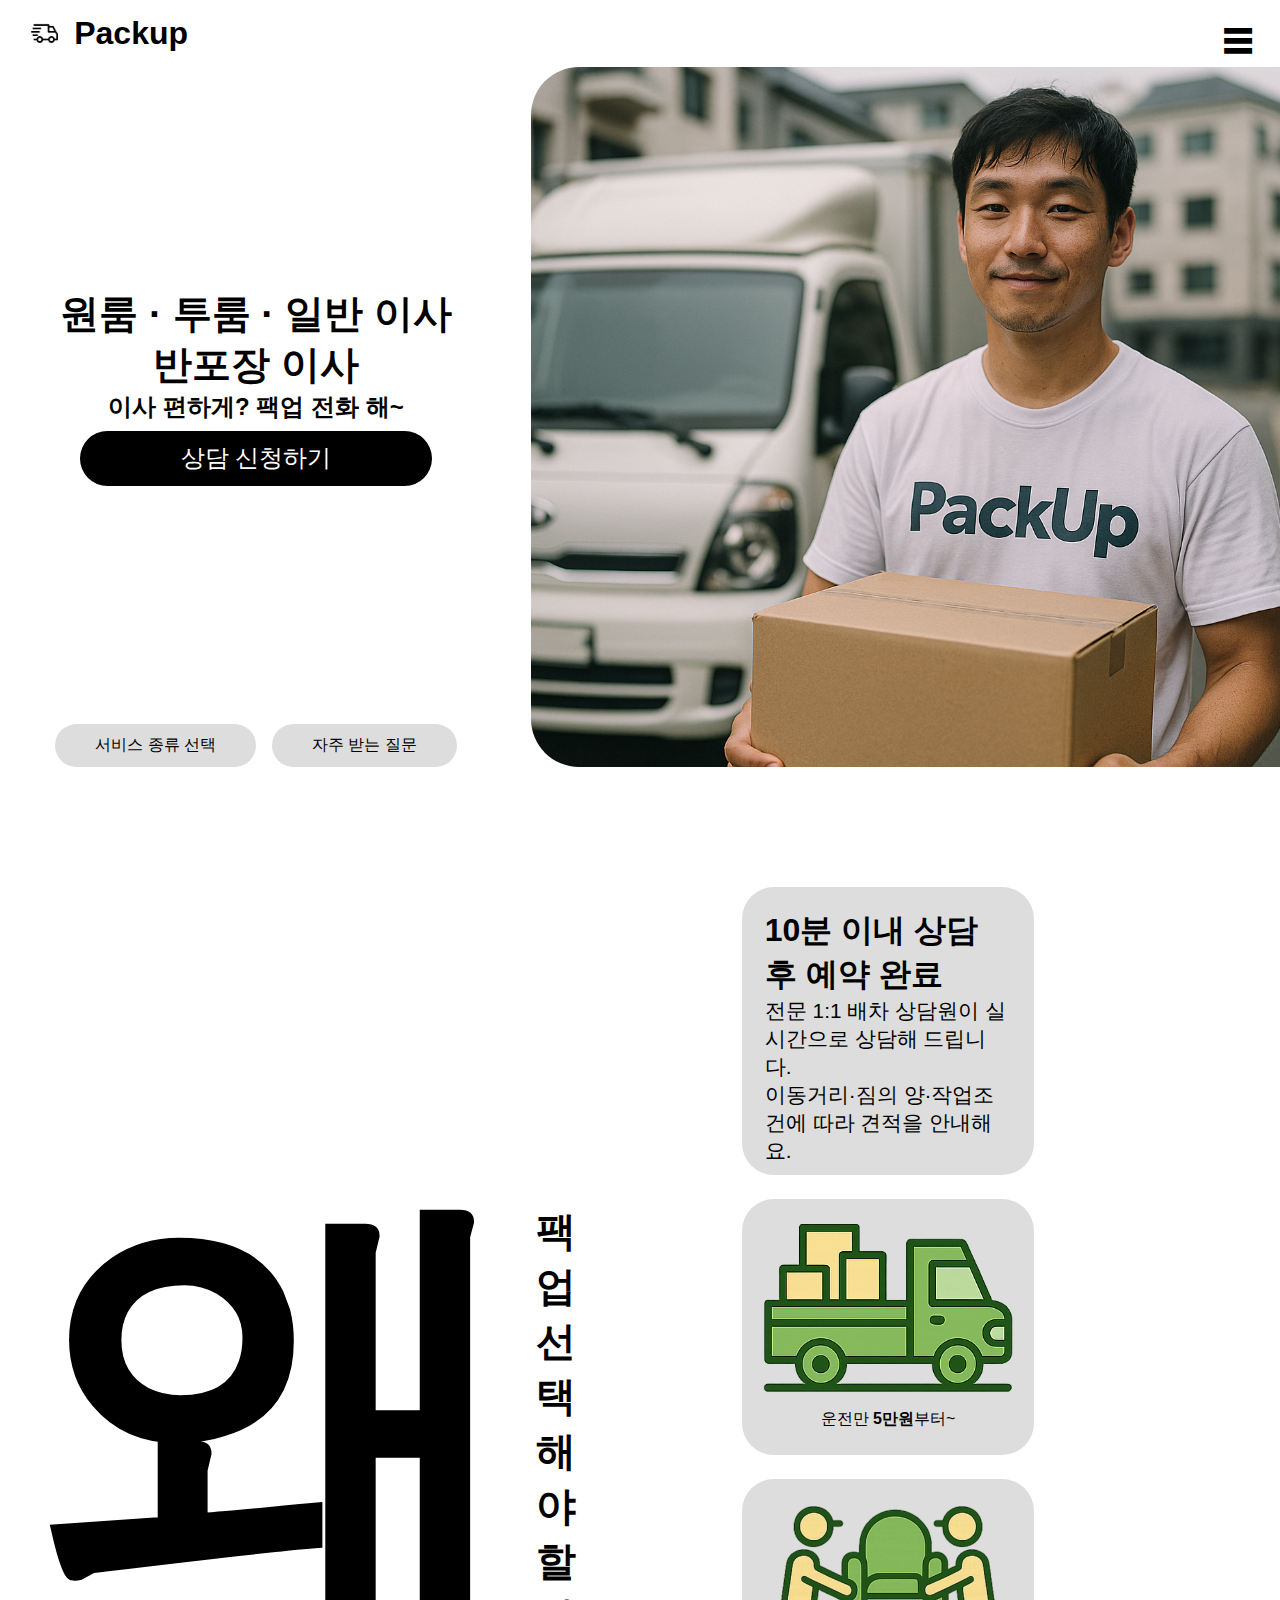
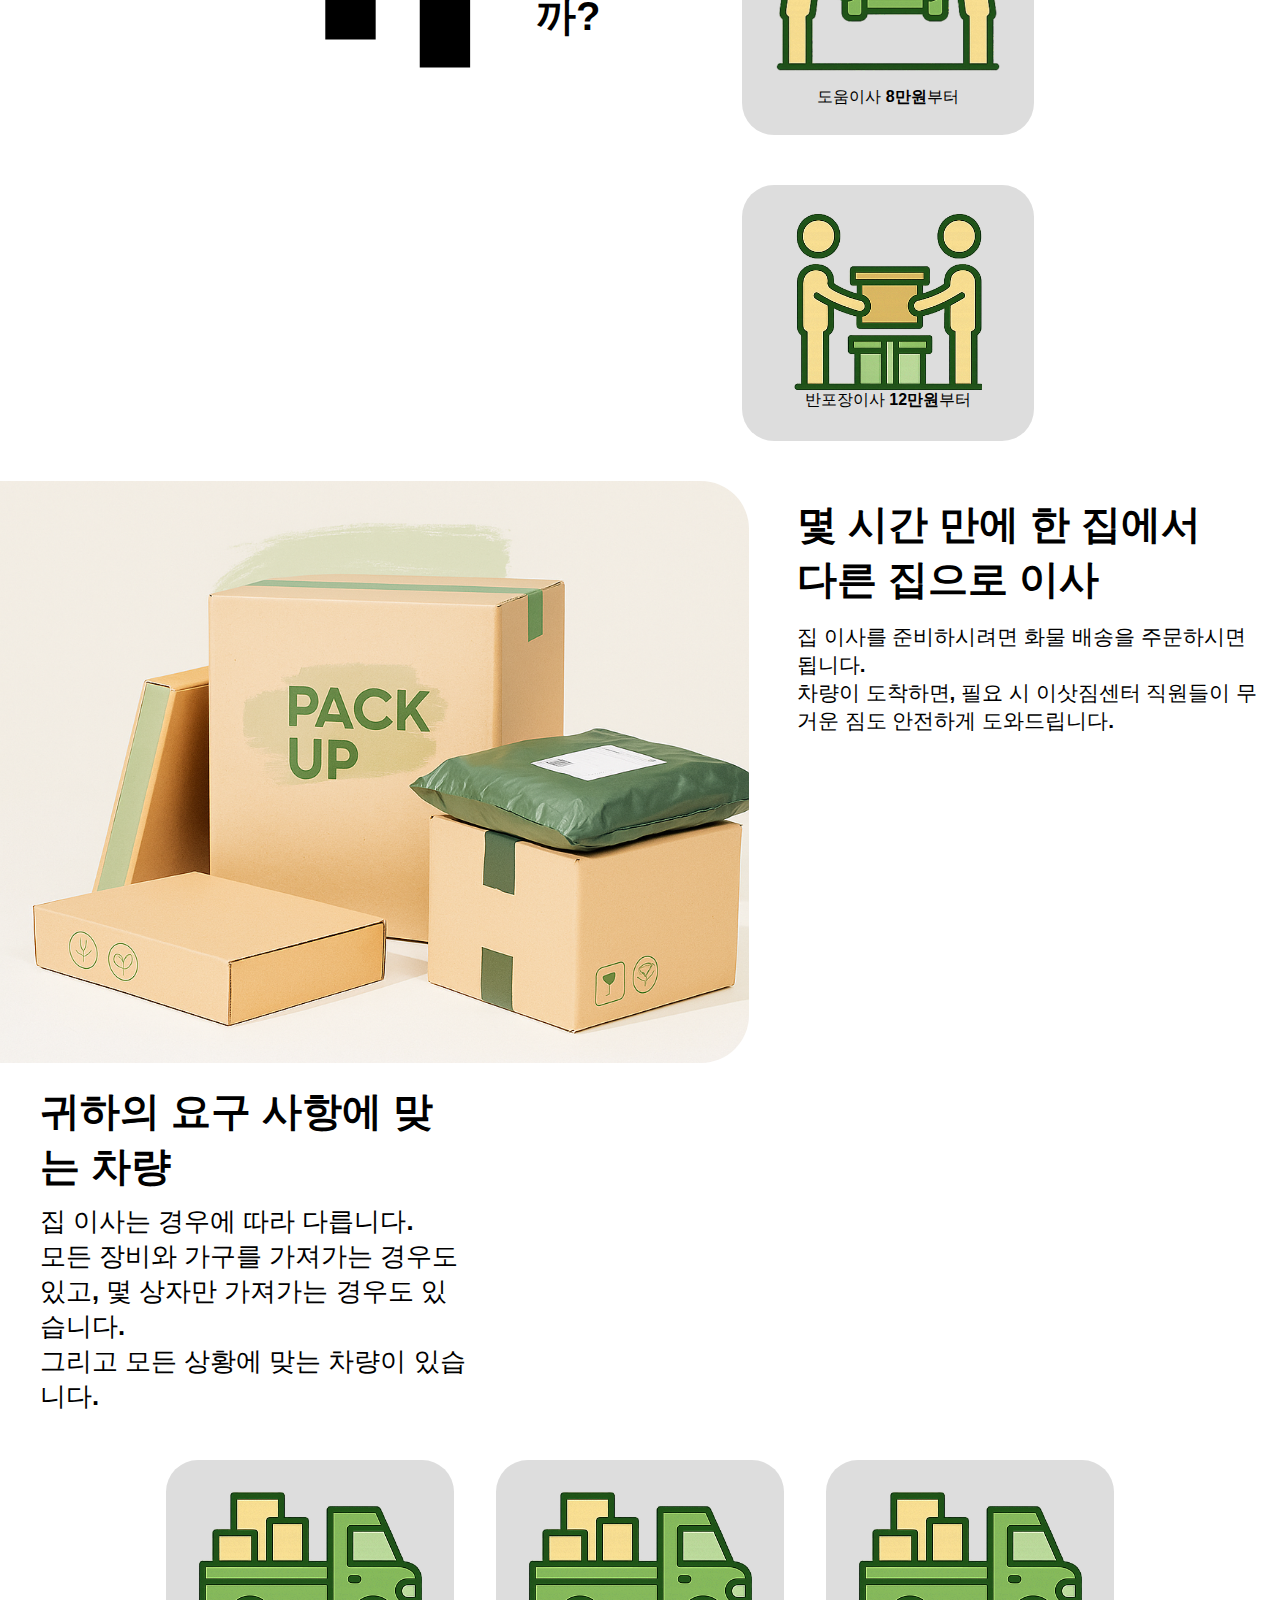
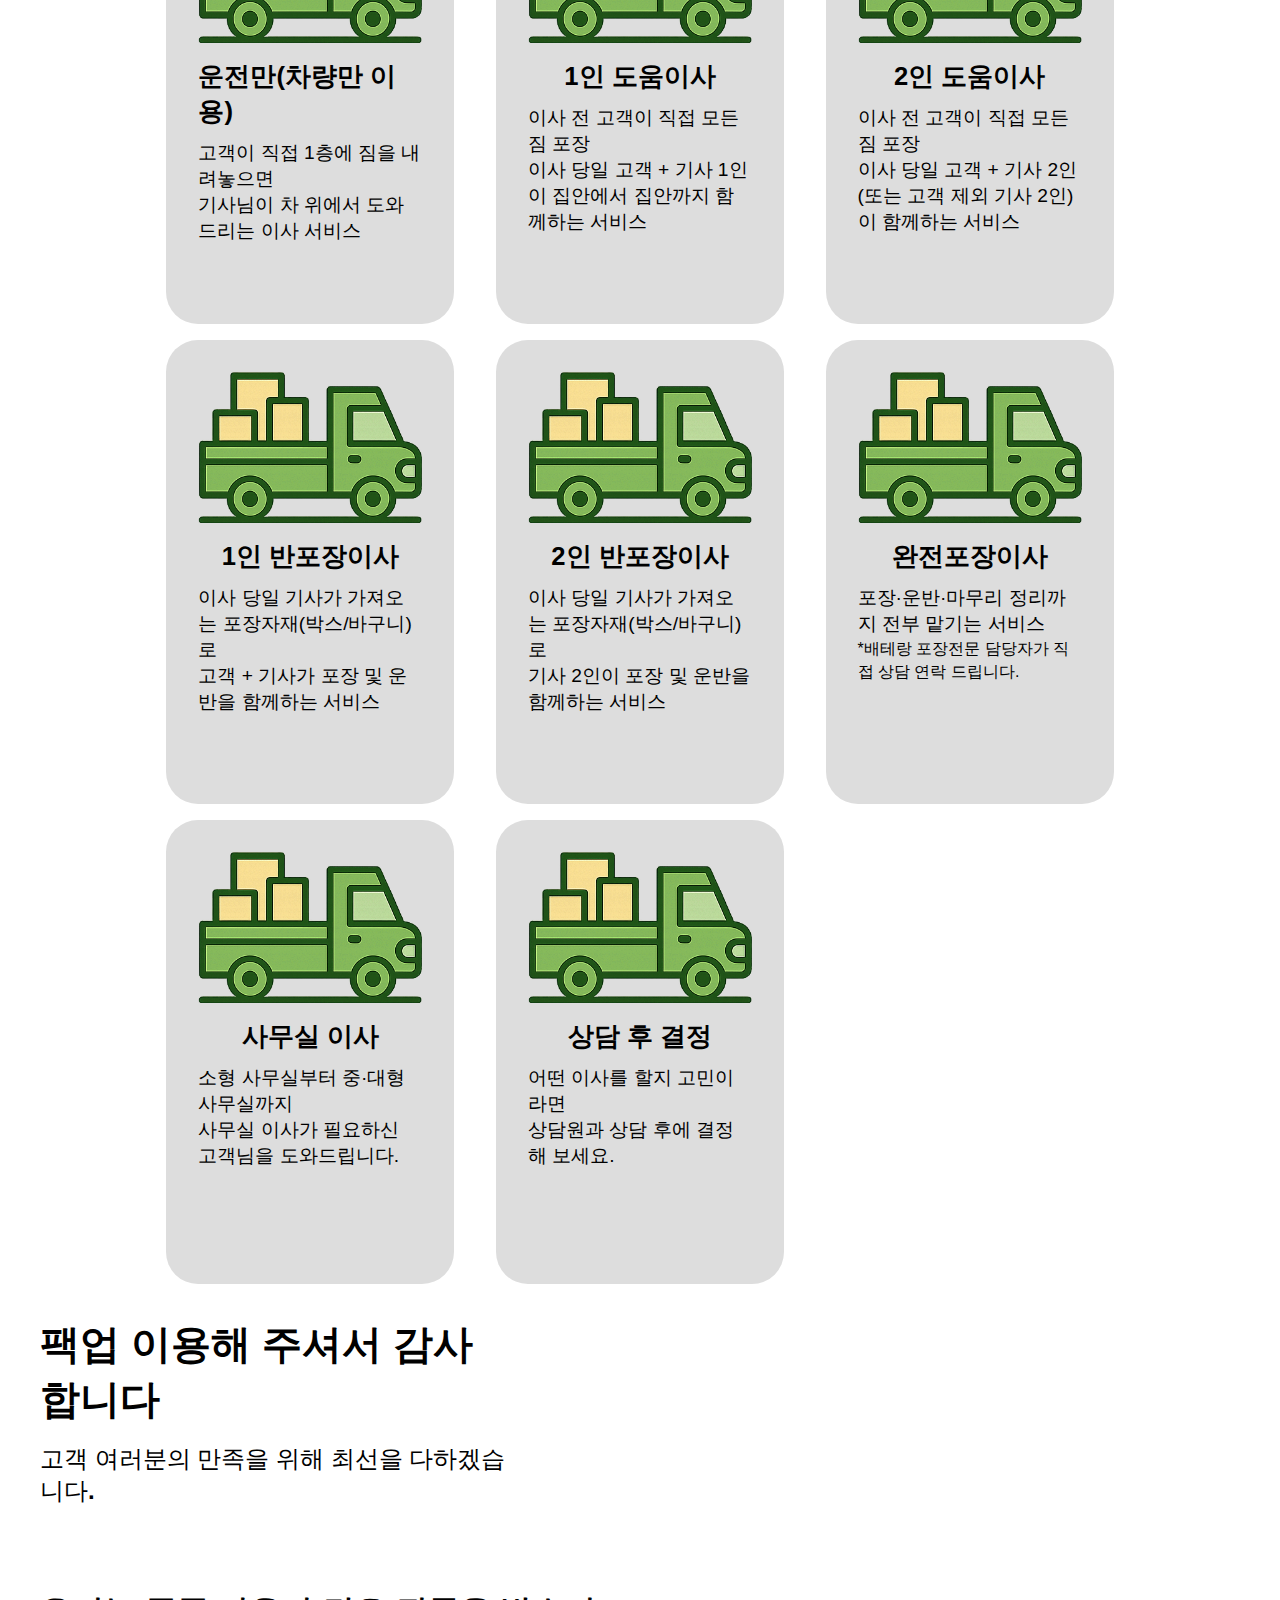
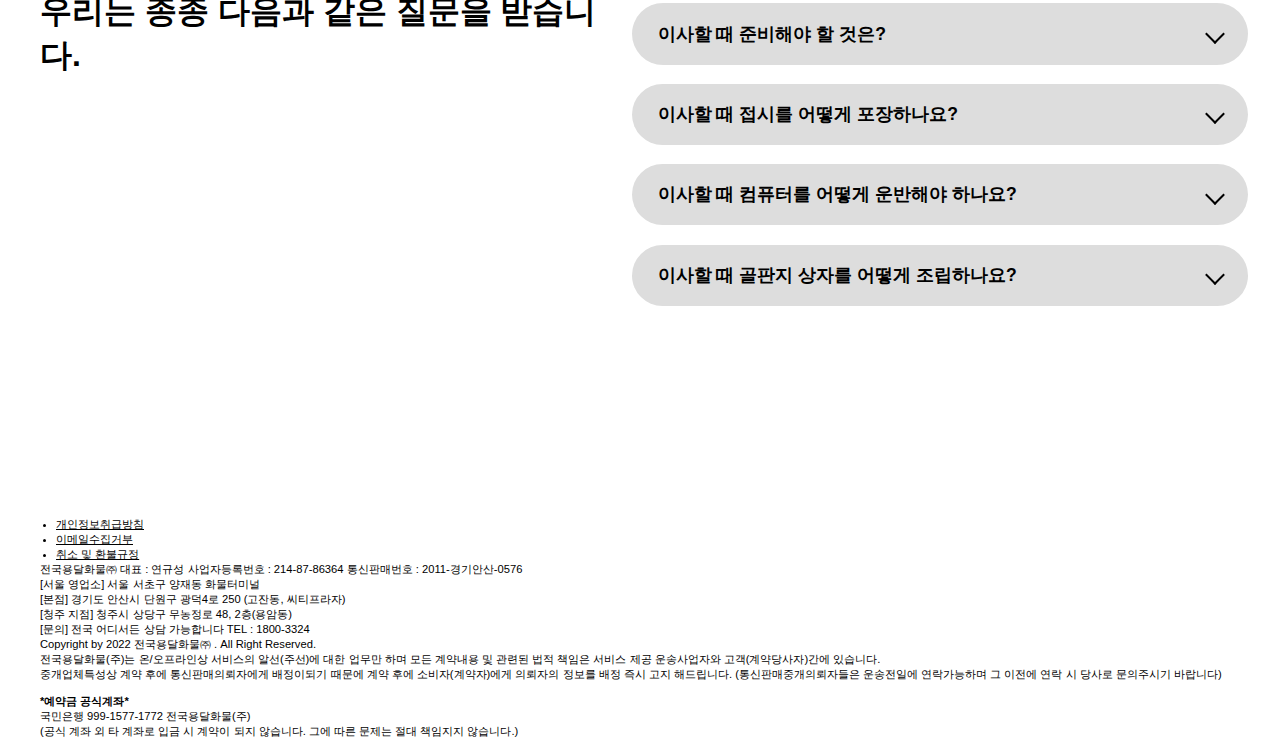
<file: pack up/html/index.html>
<!doctype html>
<html lang="ko">
<head>
  <meta charset="UTF-8" />
  <meta name="viewport" content="width=device-width, initial-scale=1.0" />
  <title>Packup - 광주 원룸·투룸 이사</title>

  <link rel="stylesheet" href="../css/style.css" />

</head>

<body>

    <!--<div class="layout-guide">
            <div></div>
            <div></div>
            <div></div>
            <div></div>
            <div></div>
        </div>
      -->
  <header class="site-header">
    <nav class="navbar" aria-label="주요 메뉴">
      <a href="my.html" class="logo" aria-label="Packup 홈으로">
        <img src="../img/delivery.png" alt="Packup 로고" />
        <span>Packup</span>
      </a>

      <button
        class="menu-toggle"
        id="menu-toggle"
        type="button"
        aria-label="메뉴 열기"
      >
        ☰
      </button>

      <button
        class="close-toggle"
        id="close-toggle"
        type="button"
        aria-label="메뉴 닫기"
        style="display:none;"
      >
        ✕
      </button>

      <div class="navbar2" id="navbar2" hidden>
      <ul class="t-row">
      <li>
        <a href="../html/onlyDrive.html" class="menu-pill">
              <span class="menu-text">운전만</span>
              <span class="menu-arrow">›</span>
            </a>
      </li>

      <li>
        <a href="../html/onehelp.html" class="menu-pill">
              <span class="menu-text">1인 도움</span>
              <span class="menu-arrow">›</span>
            </a>
      </li>

      <li>
        <a href="../html/twohelp.html" class="menu-pill">
              <span class="menu-text">2인 도움</span>
              <span class="menu-arrow">›</span>
            </a>
      </li>

      <li>
        <a href="../html/package.html" class="menu-pill">
              <span class="menu-text">완전포장이사</span>
              <span class="menu-arrow">›</span>
            </a>
      </li>
    </ul>

      <ul class="t-row">
      <li>
        <a href="../html/one-half.html" class="menu-pill">
              <span class="menu-text">1인 반포장</span>
              <span class="menu-arrow">›</span>
            </a>
      </li>

      <li>
        <a href="../html/two-half.html" class="menu-pill">
              <span class="menu-text">2인 반포장</span>
              <span class="menu-arrow">›</span>
            </a>
      </li>

      <li>
        <a href="../html/office.html" class="menu-pill">
              <span class="menu-text">사무실이사</span>
              <span class="menu-arrow">›</span>
            </a>
      </li>

      <li>
        <a href="../html/inquiry.html" class="menu-pill">
              <span class="menu-text">견적문의</span>
              <span class="menu-arrow">›</span>
            </a>
      </li>
    </ul>

      <ul class="t-row">
      <li>
        <a href="../html/introduce.html" class="menu-pill wide">
              <span class="menu-text">회사소개</span>
              <span class="menu-arrow">›</span>
            </a>
      </li>

      <li>
        <a href="../html/recruit.html" class="menu-pill wide">
              <span class="menu-text">기사님 모집</span>
              <span class="menu-arrow">›</span>
            </a>
      </li>

      <li>
        <a href="../html/counsel.html" class="menu-cta">
              상담 신청하기
            </a>
      </li>
    </ul>
</div>

    </nav>
  </header>

  <main id="main">
    <section class="content" aria-labelledby="page-title">
      <div class="header-area">
        <div class="left-h">
          <div class="middle-content">
            <p class="isa">
                <span class="line">원룸 · 투룸 · 일반 이사</span>
                <span class="line">반포장 이사</span>
                </p>
            <h1 id="page-title" class="isa-text">이사 편하게? 팩업 전화 해~</h1>

            <div class="main-btn">
              <a href="https://example.com" class="my-button" role="button">
                상담 신청하기
              </a>
            </div>
          </div>

          <div class="low-btn" aria-label="빠른 이동">
            <a href="#services" class="lowbtn">서비스 종류 선택</a>
            <a href="#faq" class="lowbtn">자주 받는 질문</a>
          </div>
        </div>

        <div class="main-banner">
          <img src="../img/packmain.png" alt="Packup 이사 서비스 메인 배너" />
        </div>
      </div>
    </section>

    <section class="content" aria-labelledby="why-title">
      <div class="why-text">
        <h2 id="why-title" class="visually-hidden">왜 팩업을 선택해야 할까?</h2>

        <div class="text-line" aria-hidden="true">
          <span class="big-c">왜</span>
          <span class="small-c">팩업<br />선택해야<br />할까?</span>
        </div>

        <div class="l-container">
          <div class="l-text">
            <h3 class="l-big">10분 이내 상담 후 예약 완료</h3>
            <p class="l-small">
              전문 1:1 배차 상담원이 실시간으로 상담해 드립니다.<br />
              이동거리·짐의 양·작업조건에 따라 견적을 안내해요.
            </p>
          </div>

          <div class="r-text" aria-label="대표 요금 예시">
            <div class="top-img">
              <figure class="c-img">
                <img class="car" src="../img/drive.png" alt="운전만 서비스 아이콘" />
                <figcaption class="drive">운전만 <strong>5만원</strong>부터~</figcaption>
              </figure>
              <figure class="he-img">
                <img class="help" src="../img/help.png" alt="도움이사 서비스 아이콘" />
                <figcaption class="help-text">도움이사 <strong>8만원</strong>부터</figcaption>
              </figure>
            </div>

            <figure class="ha-img">
              <img class="half" src="../img/half.png" alt="반포장이사 서비스 아이콘" />
              <figcaption class="half-text">반포장이사 <strong>12만원</strong>부터</figcaption>
            </figure>
          </div>
        </div>
      </div>
    </section>

    <section class="content" aria-labelledby="hour-title">
      <div class="hour">
        <img class="hour-img" src="../img/hour.png" alt="빠른 이사 진행을 나타내는 그래픽" />
        <div class="hour-text">
          <h2 id="hour-title" class="hour-b">몇 시간 만에 한 집에서 </br>다른 집으로 이사</h2>
          <p class="hour-s">
            집 이사를 준비하시려면 화물 배송을 주문하시면 됩니다.<br />
            차량이 도착하면, 필요 시 이삿짐센터 직원들이 무거운 짐도 안전하게 도와드립니다.
          </p>
        </div>
      </div>
    </section>

    <section class="content" aria-labelledby="req-title">
      <div class="req">
        <h2 id="req-title" class="req-b">귀하의 요구 사항에 맞는 차량</h2>
        <p class="req-s">
          집 이사는 경우에 따라 다릅니다.<br />
          모든 장비와 가구를 가져가는 경우도 있고, 몇 상자만 가져가는 경우도 있습니다.<br />
          그리고 모든 상황에 맞는 차량이 있습니다.
        </p>
      </div>
    </section>

    <section class="content" id="services" aria-labelledby="services-title">
      <h2 id="services-title" class="visually-hidden">서비스 종류</h2>

      <div class="drive-list" role="list">
        <article role="listitem">
          <img class="car1" src="../img/drive1.png" alt="운전만(차량만 이용) 서비스 이미지" />
          <h3 class="drive-title">운전만(차량만 이용)</h3>
          <p class="drive-text">
            고객이 직접 1층에 짐을 내려놓으면<br />
            기사님이 차 위에서 도와드리는 이사 서비스
          </p>
        </article>

        <article role="listitem">
          <img class="car1" src="../img/drive1.png" alt="1인 도움이사 서비스 이미지" />
          <h3 class="drive-title">1인 도움이사</h3>
          <p class="drive-text">
            이사 전 고객이 직접 모든 짐 포장<br />
            이사 당일 고객 + 기사 1인이 집안에서 집안까지 함께하는 서비스
          </p>
        </article>

        <article role="listitem">
          <img class="car1" src="../img/drive1.png" alt="2인 도움이사 서비스 이미지" />
          <h3 class="drive-title">2인 도움이사</h3>
          <p class="drive-text">
            이사 전 고객이 직접 모든 짐 포장<br />
            이사 당일 고객 + 기사 2인(또는 고객 제외 기사 2인)이 함께하는 서비스
          </p>
        </article>

        <article role="listitem">
          <img class="car1" src="../img/drive1.png" alt="1인 반포장이사 서비스 이미지" />
          <h3 class="drive-title">1인 반포장이사</h3>
          <p class="drive-text">
            이사 당일 기사가 가져오는 포장자재(박스/바구니)로<br />
            고객 + 기사가 포장 및 운반을 함께하는 서비스
          </p>
        </article>

        <article role="listitem">
          <img class="car1" src="../img/drive1.png" alt="2인 반포장이사 서비스 이미지" />
          <h3 class="drive-title">2인 반포장이사</h3>
          <p class="drive-text">
            이사 당일 기사가 가져오는 포장자재(박스/바구니)로<br />
            기사 2인이 포장 및 운반을 함께하는 서비스
          </p>
        </article>

        <article role="listitem">
          <img class="car1" src="../img/drive1.png" alt="완전포장이사 서비스 이미지" />
          <h3 class="drive-title">완전포장이사</h3>
          <p class="drive-text">
            포장·운반·마무리 정리까지 전부 맡기는 서비스<br />
            <small>*배테랑 포장전문 담당자가 직접 상담 연락 드립니다.</small>
          </p>
        </article>

        <article role="listitem">
          <img class="car1" src="../img/drive1.png" alt="사무실 이사 서비스 이미지" />
          <h3 class="drive-title">사무실 이사</h3>
          <p class="drive-text">
            소형 사무실부터 중·대형 사무실까지<br />
            사무실 이사가 필요하신 고객님을 도와드립니다.
          </p>
        </article>

        <article role="listitem">
          <img class="car1" src="../img/drive1.png" alt="상담 후 결정 서비스 이미지" />
          <h3 class="drive-title">상담 후 결정</h3>
          <p class="drive-text">
            어떤 이사를 할지 고민이라면<br />
            상담원과 상담 후에 결정해 보세요.
          </p>
        </article>
      </div>
    </section>

    <section class="content" aria-labelledby="thx-title">
      <div class="thx">
        <h2 id="thx-title" class="thx-b">팩업 이용해 주셔서 감사합니다</h2>
        <p class="thx-s">고객 여러분의 만족을 위해 최선을 다하겠습니다.</p>
      </div>
    </section>

    <section class="content" aria-labelledby="reviews-title">
      <h2 id="reviews-title" class="visually-hidden">고객 후기 이미지</h2>
      <div class="msg">
        <img class="msg-img" src="../img/msg1.jpg" alt="고객 후기 이미지 1" loading="lazy" />
        <img class="msg-img" src="../img/msg2.jpg" alt="고객 후기 이미지 2" loading="lazy" />
        <img class="msg-img" src="../img/msg3.jpg" alt="고객 후기 이미지 3" loading="lazy" />
        <img class="msg-img" src="../img/msg4.jpg" alt="고객 후기 이미지 4" loading="lazy" />
        <img class="msg-img" src="../img/msg5.jpg" alt="고객 후기 이미지 5" loading="lazy" />
      </div>
    </section>

    <section class="content" id="faq" aria-labelledby="faq-title">
      <div class="quest-t">
        <h2 id="faq-title" class="somet">우리는 종종 다음과 같은 질문을 받습니다.</h2>

        <div class="quest-img">
  <details class="ans">
    <summary class="dimg-text">
      <span class="img-q">이사할 때 준비해야 할 것은?</span>
      <span class="chev" aria-hidden="true"></span>
    </summary>
    <p class="qa-text">첫 번째 질문의 답변입니다.</p>
  </details>

  <details class="ans">
    <summary class="dimg-text">
      <span class="img-q">이사할 때 접시를 어떻게 포장하나요?</span>
      <span class="chev" aria-hidden="true"></span>
    </summary>
    <p class="qa-text">두 번째 질문의 답변입니다.</p>
  </details>

  <details class="ans">
    <summary class="dimg-text">
      <span class="img-q">이사할 때 컴퓨터를 어떻게 운반해야 하나요?</span>
      <span class="chev" aria-hidden="true"></span>
    </summary>
    <p class="qa-text">세 번째 질문의 답변입니다.</p>
  </details>

  <details class="ans">
    <summary class="dimg-text">
      <span class="img-q">이사할 때 골판지 상자를 어떻게 조립하나요?</span>
      <span class="chev" aria-hidden="true"></span>
    </summary>
    <p class="qa-text">네 번째 질문의 답변입니다.</p>
  </details>
</div>

      </div>
    </section>
  </main>

  <footer class="site-footer">
    <div class="footer-content">
      <ul>
        <li><a href="https://example.com" class="footer-link">개인정보취급방침</a></li>
        <li><a href="https://example.com" class="footer-link">이메일수집거부</a></li>
        <li><a href="https://example.com" class="footer-link">취소 및 환불규정</a></li>
      </ul>

      전국용달화물㈜ 대표 : 연규성 사업자등록번호 : 214-87-86364 통신판매번호 : 2011-경기안산-0576<br />
      [서울 영업소] 서울 서초구 양재동 화물터미널<br />
      [본점] 경기도 안산시 단원구 광덕4로 250 (고잔동, 씨티프라자)<br />
      [청주 지점] 청주시 상당구 무농정로 48, 2층(용암동)<br />
      [문의] 전국 어디서든 상담 가능합니다 TEL : 1800-3324<br />
      Copyright by 2022 전국용달화물㈜ . All Right Reserved.<br />
      전국용달화물(주)는 온/오프라인상 서비스의 알선(주선)에 대한 업무만 하며 모든 계약내용 및 관련된 법적 책임은 서비스 제공 운송사업자와 고객(계약당사자)간에 있습니다.<br />
      중개업체특성상 계약 후에 통신판매의뢰자에게 배정이되기 때문에 계약 후에 소비자(계약자)에게 의뢰자의 정보를 배정 즉시 고지 해드립니다.
      (통신판매중개의뢰자들은 운송전일에 연락가능하며 그 이전에 연락 시 당사로 문의주시기 바랍니다)
      <br /><br />
      <strong>*예약금 공식계좌*</strong><br />
      국민은행 999-1577-1772 전국용달화물(주)<br />
      (공식 계좌 외 타 계좌로 입금 시 계약이 되지 않습니다. 그에 따른 문제는 절대 책임지지 않습니다.)
    </div>
  </footer>



  <script src="../js/script.js"></script>
</body>
</html>
</file>
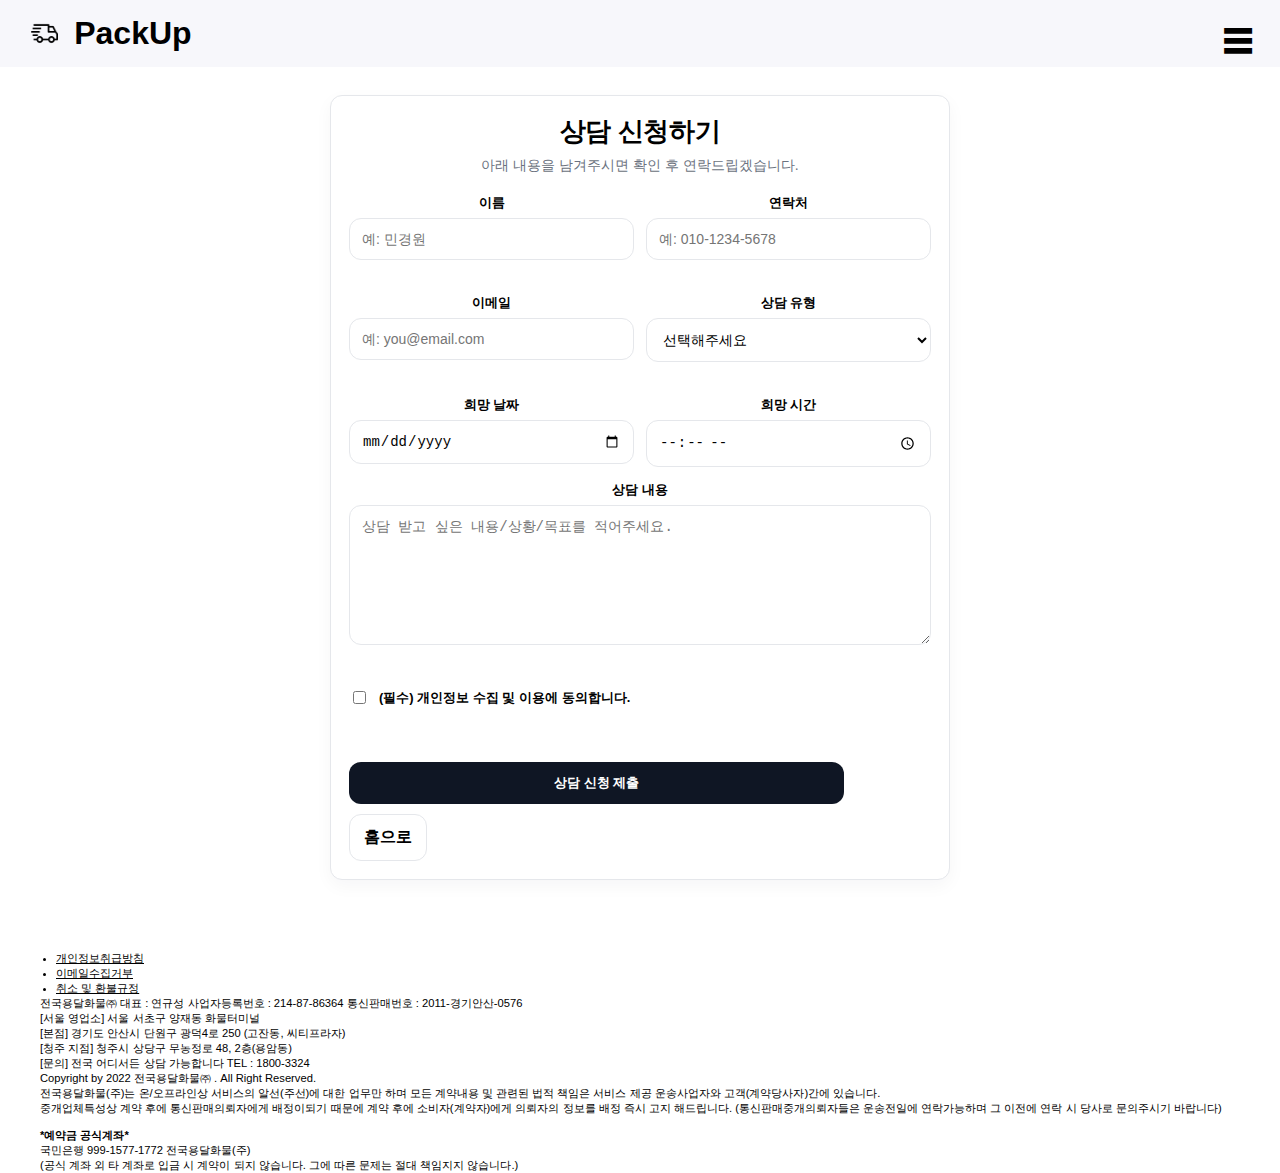
<file: consult.html>
<!DOCTYPE html>
<html lang="ko">
<head>
  <meta charset="UTF-8" />
  <meta name="viewport" content="width=device-width, initial-scale=1.0" />
  <title>상담 신청하기</title>

  <link rel="stylesheet" href="consult.css" />
  <link rel="stylesheet" href="style.css" />
</head>

<body>
   <header class="site-header">
    <nav class="navbar" aria-label="주요 메뉴">
      <a href="index.html" class="logo" aria-label="PackUp 홈으로">
        <img src="delivery.png" alt="PackUp 로고" />
        <span>PackUp</span>
      </a>

      <button class="menu-toggle" id="menu-toggle" type="button" aria-label="메뉴 열기">☰</button>

      <button class="close-toggle" id="close-toggle" type="button" aria-label="메뉴 닫기" style="display:none;">✕</button>

      <div class="navbar2" id="navbar2" hidden>
        <ul class="t-row">
          <li>
            <a href="onlyDrive.html" class="menu-pill">
              <span class="menu-text">운전만</span>
              <span class="menu-arrow">›</span>
            </a>
          </li>

          <li>
            <a href="onehelp.html" class="menu-pill">
              <span class="menu-text">1인 도움</span>
              <span class="menu-arrow">›</span>
            </a>
          </li>

          <li>
            <a href="twohelp.html" class="menu-pill">
              <span class="menu-text">2인 도움</span>
              <span class="menu-arrow">›</span>
            </a>
          </li>

          <li>
            <a href="package.html" class="menu-pill">
              <span class="menu-text">완전포장이사</span>
              <span class="menu-arrow">›</span>
            </a>
          </li>
        </ul>

        <ul class="t-row">
          <li>
            <a href="one-half.html" class="menu-pill">
              <span class="menu-text">1인 반포장</span>
              <span class="menu-arrow">›</span>
            </a>
          </li>

          <li>
            <a href="two-half.html" class="menu-pill">
              <span class="menu-text">2인 반포장</span>
              <span class="menu-arrow">›</span>
            </a>
          </li>

          <li>
            <a href="office.html" class="menu-pill">
              <span class="menu-text">사무실이사</span>
              <span class="menu-arrow">›</span>
            </a>
          </li>

          <li>
            <a href="inquiry.html" class="menu-pill">
              <span class="menu-text">견적문의</span>
              <span class="menu-arrow">›</span>
            </a>
          </li>
        </ul>

        <ul class="t-row">
          <li>
            <a href="introduce.html" class="menu-pill wide">
              <span class="menu-text">회사소개</span>
              <span class="menu-arrow">›</span>
            </a>
          </li>

          <li>
            <a href="recruit.html" class="menu-pill wide">
              <span class="menu-text">기사님 모집</span>
              <span class="menu-arrow">›</span>
            </a>
          </li>

          <li>
            <a href="consult.html" class="menu-cta" aria-current="page">상담 신청하기</a>
          </li>
        </ul>
      </div>
    </nav>
  </header>

  <main class="main">
    <div class="wrap">
      <div class="grid">
        <section class="card" aria-labelledby="pageTitle">
          <h1 id="pageTitle" class="title">상담 신청하기</h1>
          <p class="sub">
            아래 내용을 남겨주시면 확인 후 연락드립겠습니다.
          </p>

          <form class="form" id="consultForm" novalidate>
            <div class="row">
              <div class="field">
                <label for="name">이름</label>
                <input id="name" name="name" type="text" placeholder="예: 민경원" required />
                <p class="error" data-error-for="name"></p>
              </div>

              <div class="field">
                <label for="phone">연락처</label>
                <input id="phone" name="phone" type="tel" placeholder="예: 010-1234-5678" required />
                <p class="error" data-error-for="phone"></p>
              </div>
            </div>

            <div class="row">
              <div class="field">
                <label for="email">이메일</label>
                <input id="email" name="email" type="email" placeholder="예: you@email.com" />
                <p class="error" data-error-for="email"></p>
              </div>

              <div class="field">
                <label for="category">상담 유형</label>
                <select id="category" name="category" required>
                  <option value="" selected disabled>선택해주세요</option>
                  <option value="portfolio">운전만</option>
                  <option value="frontend">1인 도움</option>
                  <option value="uiux">2인 도움</option>
                  <option value="other">기타</option>
                </select>
                <p class="error" data-error-for="category"></p>
              </div>
            </div>

            <div class="row">
              <div class="field">
                <label for="date">희망 날짜</label>
                <input id="date" name="date" type="date" />
              </div>

              <div class="field">
                <label for="time">희망 시간</label>
                <input id="time" name="time" type="time" />
              </div>
            </div>

            <div class="field">
              <label for="message">상담 내용</label>
              <textarea id="message" name="message" placeholder="상담 받고 싶은 내용/상황/목표를 적어주세요." required></textarea>
              <p class="error" data-error-for="message"></p>
            </div>

            <div class="checkline">
              <input id="agree" name="agree" type="checkbox" required />
              <label for="agree" class="agreeText">
                (필수) 개인정보 수집 및 이용에 동의합니다.
              </label>
            </div>
            <p class="error" data-error-for="agree"></p>

            <div class="actions">
              <button class="submit" type="submit">상담 신청 제출</button>
              <a class="cons-home" href="index.html">홈으로</a>
            </div>
          </form>
        </section>


      </div>
    </div>
  </main>

  <footer class="site-footer">
    <div class="footer-content">
      <ul>
        <li><a href="https://example.com" class="footer-link">개인정보취급방침</a></li>
        <li><a href="https://example.com" class="footer-link">이메일수집거부</a></li>
        <li><a href="https://example.com" class="footer-link">취소 및 환불규정</a></li>
      </ul>

      전국용달화물㈜ 대표 : 연규성 사업자등록번호 : 214-87-86364 통신판매번호 : 2011-경기안산-0576<br />
      [서울 영업소] 서울 서초구 양재동 화물터미널<br />
      [본점] 경기도 안산시 단원구 광덕4로 250 (고잔동, 씨티프라자)<br />
      [청주 지점] 청주시 상당구 무농정로 48, 2층(용암동)<br />
      [문의] 전국 어디서든 상담 가능합니다 TEL : 1800-3324<br />
      Copyright by 2022 전국용달화물㈜ . All Right Reserved.<br />
      전국용달화물(주)는 온/오프라인상 서비스의 알선(주선)에 대한 업무만 하며 모든 계약내용 및 관련된 법적 책임은 서비스 제공 운송사업자와 고객(계약당사자)간에 있습니다.<br />
      중개업체특성상 계약 후에 통신판매의뢰자에게 배정이되기 때문에 계약 후에 소비자(계약자)에게 의뢰자의 정보를 배정 즉시 고지 해드립니다.
      (통신판매중개의뢰자들은 운송전일에 연락가능하며 그 이전에 연락 시 당사로 문의주시기 바랍니다)
      <br /><br />
      <strong>*예약금 공식계좌*</strong><br />
      국민은행 999-1577-1772 전국용달화물(주)<br />
      (공식 계좌 외 타 계좌로 입금 시 계약이 되지 않습니다. 그에 따른 문제는 절대 책임지지 않습니다.)
    </div>
  </footer>


  <script src="consult.js"></script>
  <script src="script.js"></script>

</body>
</html>
</file>
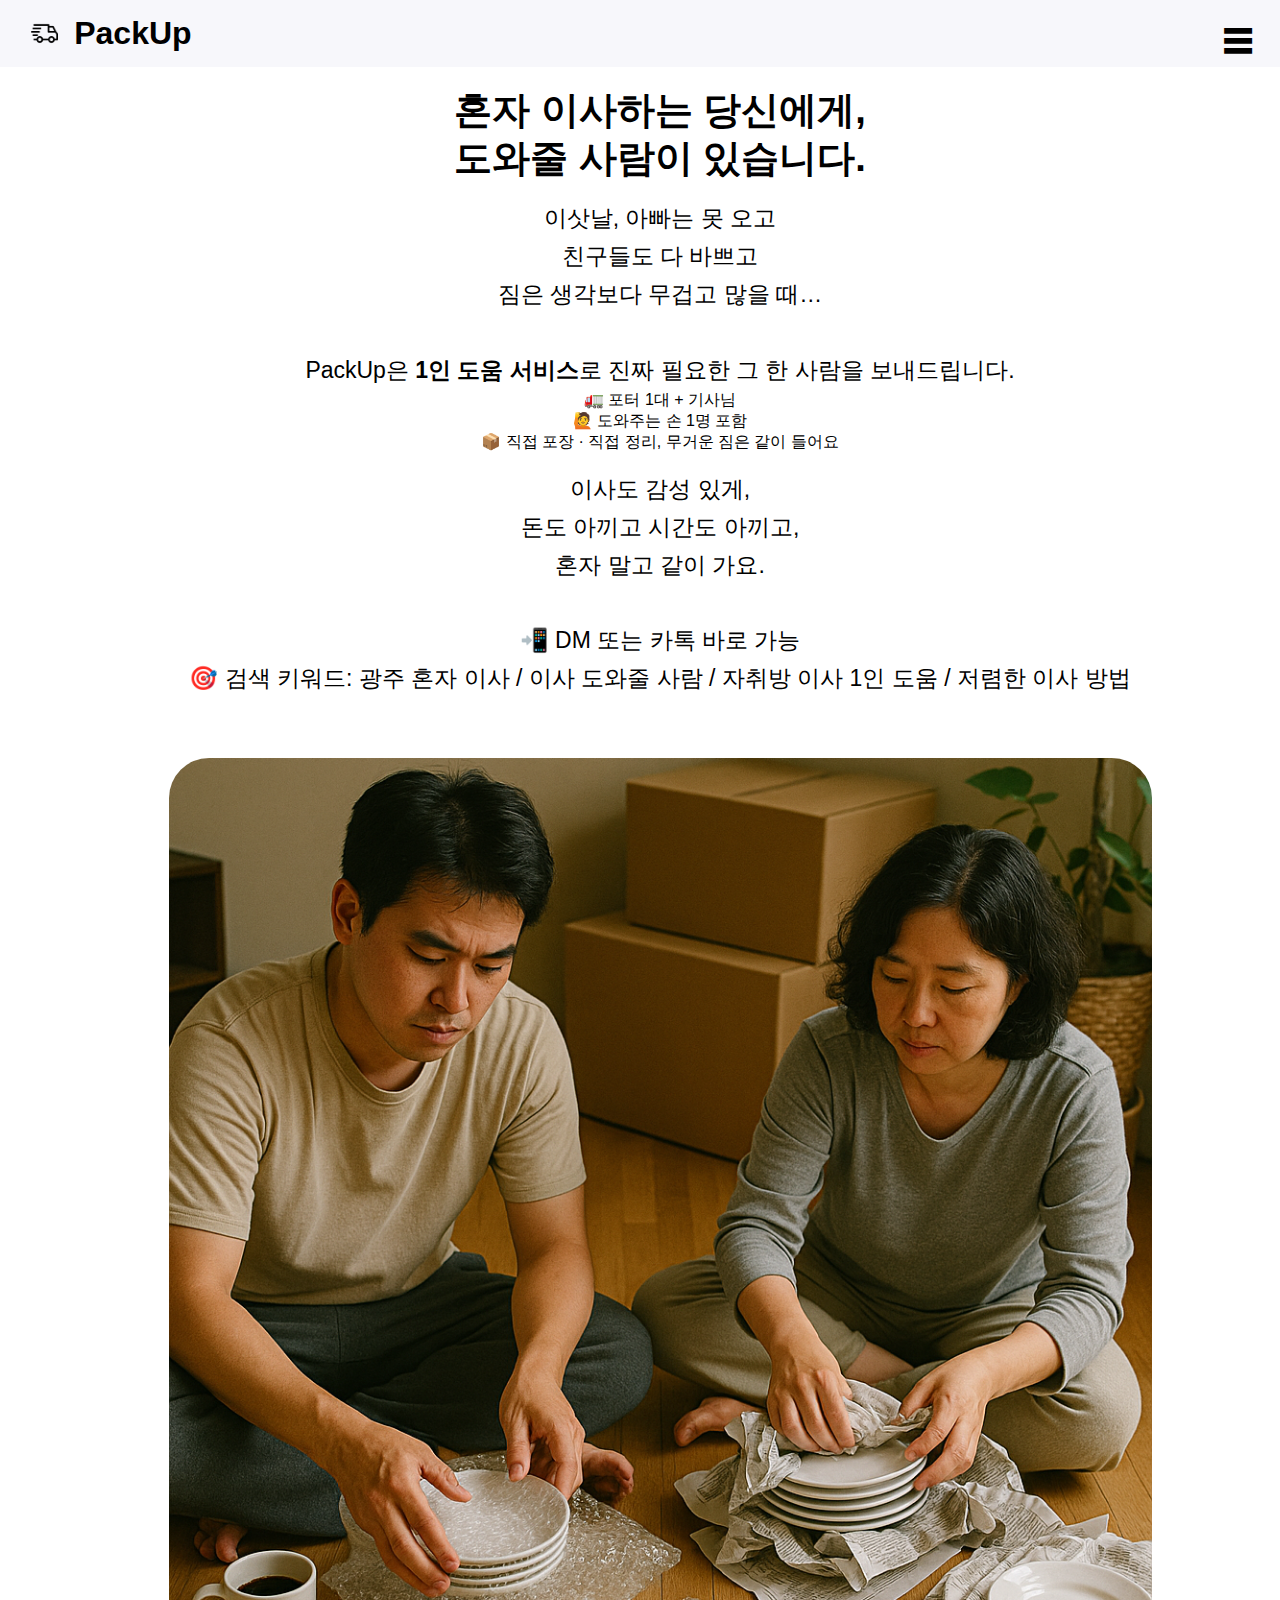
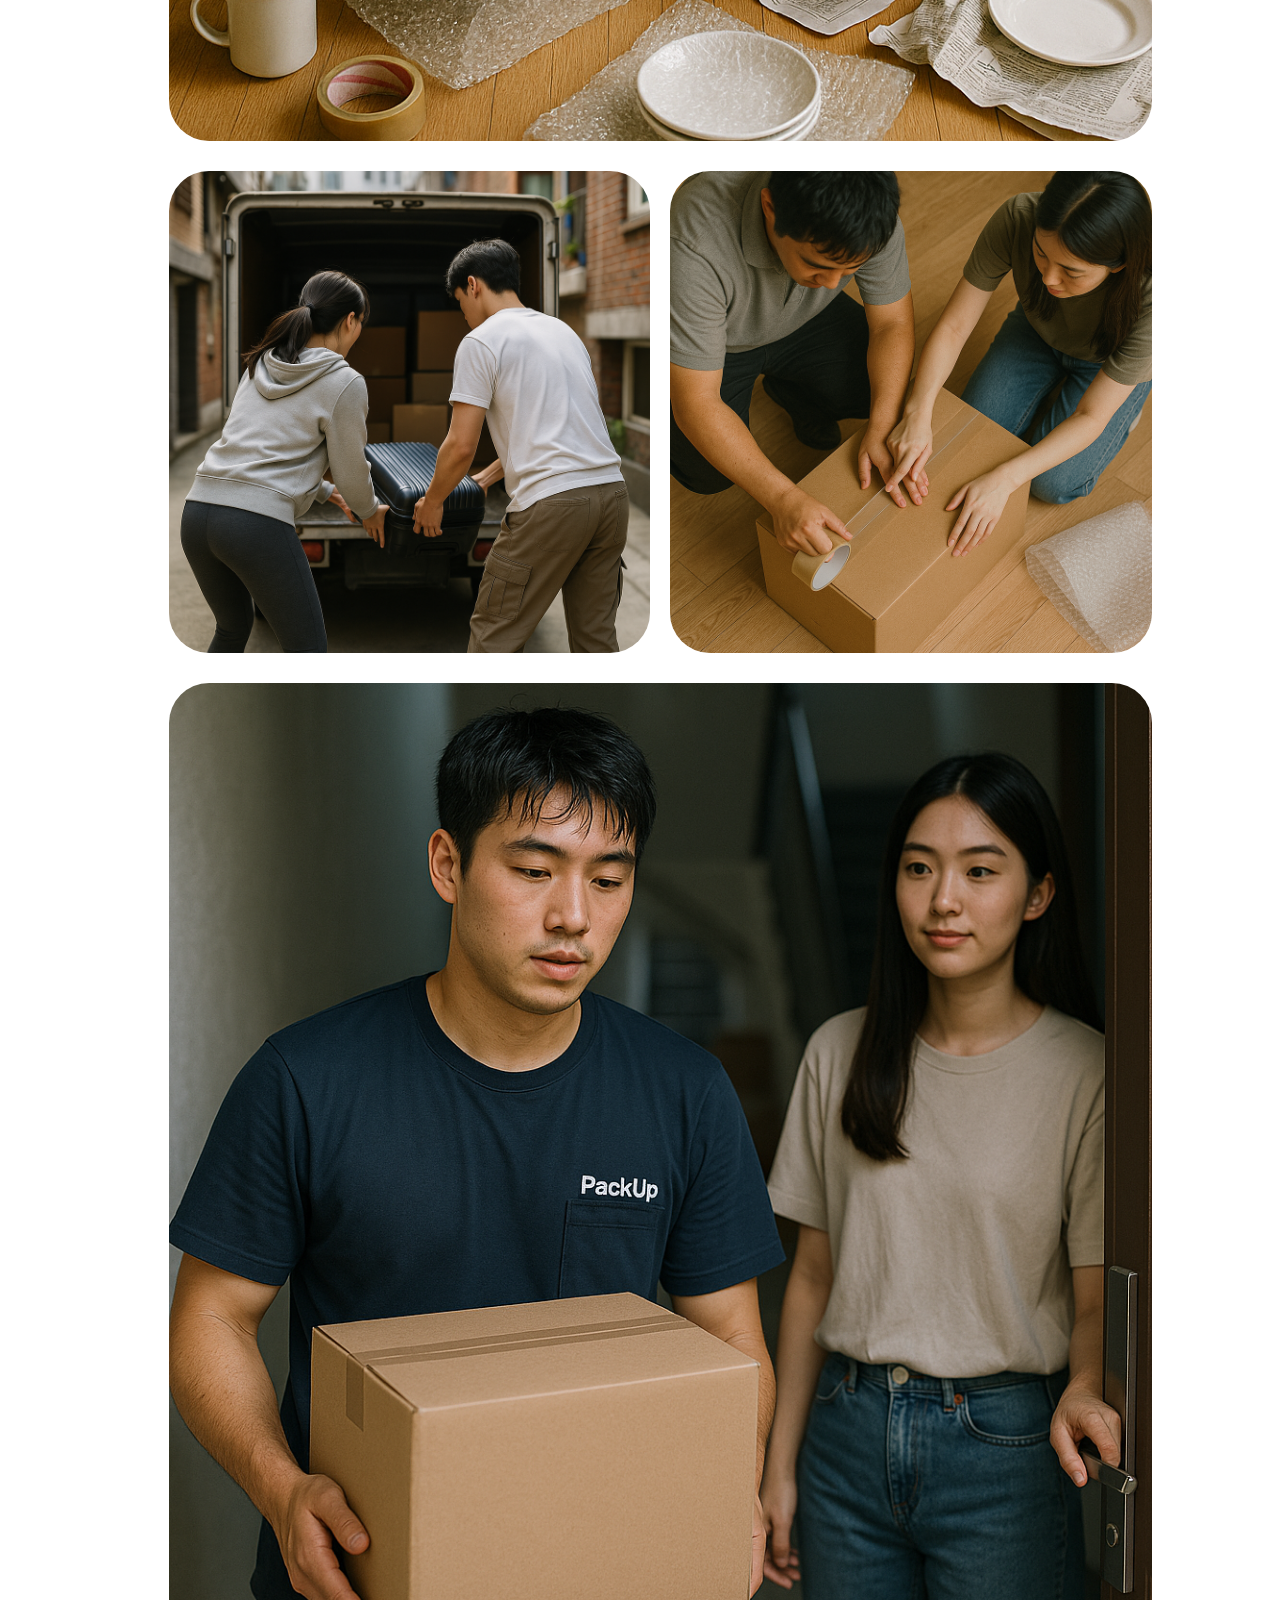
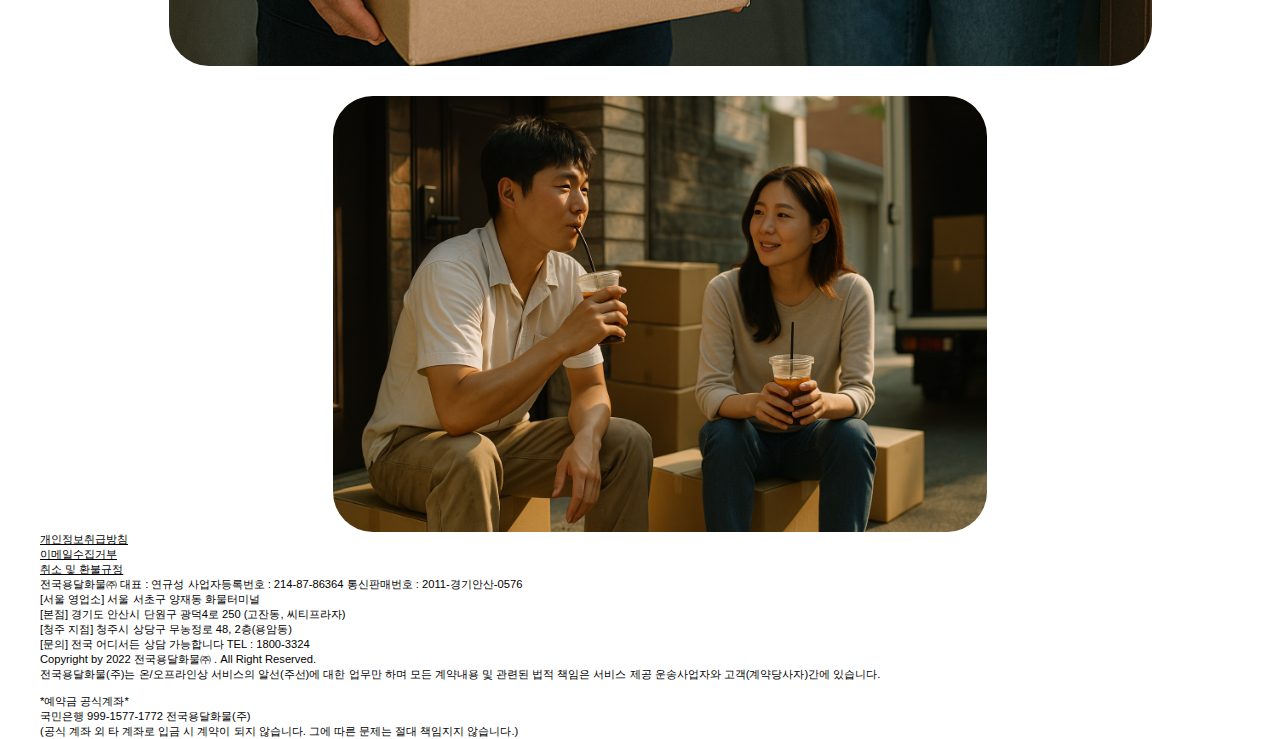
<file: onehelp.html>
<!DOCTYPE html>
<html lang="ko">
<head>
  <meta charset="UTF-8" />
  <meta name="viewport" content="width=device-width, initial-scale=1.0" />
  <title>PackUp - 1인 도움</title>

  <link rel="stylesheet" href="style.css" />
  <link rel="stylesheet" href="onlyDrive.css" />
</head>

<body>
  <header class="site-header">
    <nav class="navbar" aria-label="주요 메뉴">
      <a href="index.html" class="logo" aria-label="PackUp 홈으로">
        <img src="delivery.png" alt="PackUp 로고" />
        <span>PackUp</span>
      </a>

      <button class="menu-toggle" id="menu-toggle" type="button" aria-label="메뉴 열기">☰</button>

      <button class="close-toggle" id="close-toggle" type="button" aria-label="메뉴 닫기" style="display:none;">✕</button>

      <div class="navbar2" id="navbar2" hidden>
        <ul class="t-row">
          <li>
            <a href="onlyDrive.html" class="menu-pill">
              <span class="menu-text">운전만</span>
              <span class="menu-arrow">›</span>
            </a>
          </li>

          <li>
            <a href="onehelp.html" class="menu-pill" aria-current="page">
              <span class="menu-text">1인 도움</span>
              <span class="menu-arrow">›</span>
            </a>
          </li>

          <li>
            <a href="twohelp.html" class="menu-pill">
              <span class="menu-text">2인 도움</span>
              <span class="menu-arrow">›</span>
            </a>
          </li>

          <li>
            <a href="package.html" class="menu-pill">
              <span class="menu-text">완전포장이사</span>
              <span class="menu-arrow">›</span>
            </a>
          </li>
        </ul>

        <ul class="t-row">
          <li>
            <a href="one-half.html" class="menu-pill">
              <span class="menu-text">1인 반포장</span>
              <span class="menu-arrow">›</span>
            </a>
          </li>

          <li>
            <a href="two-half.html" class="menu-pill">
              <span class="menu-text">2인 반포장</span>
              <span class="menu-arrow">›</span>
            </a>
          </li>

          <li>
            <a href="office.html" class="menu-pill">
              <span class="menu-text">사무실이사</span>
              <span class="menu-arrow">›</span>
            </a>
          </li>

          <li>
            <a href="inquiry.html" class="menu-pill">
              <span class="menu-text">견적문의</span>
              <span class="menu-arrow">›</span>
            </a>
          </li>
        </ul>

        <ul class="t-row">
          <li>
            <a href="introduce.html" class="menu-pill wide">
              <span class="menu-text">회사소개</span>
              <span class="menu-arrow">›</span>
            </a>
          </li>

          <li>
            <a href="recruit.html" class="menu-pill wide">
              <span class="menu-text">기사님 모집</span>
              <span class="menu-arrow">›</span>
            </a>
          </li>

          <li>
            <a href="consult.html" class="menu-cta">상담 신청하기</a>
          </li>
        </ul>
      </div>
    </nav>
  </header>

  <main id="main" class="content">
    <section class="od">
      <div class="od-text">
        <h1 class="onlyDrive-title">
          혼자 이사하는 당신에게,<br />
          도와줄 사람이 있습니다.
        </h1>

        <p class="onlyDrive-text">
          이삿날, 아빠는 못 오고<br />
          친구들도 다 바쁘고<br />
          짐은 생각보다 무겁고 많을 때…<br /><br />

          PackUp은 <strong>1인 도움 서비스</strong>로 진짜 필요한 그 한 사람을 보내드립니다.
        </p>

        <ul class="onlyDrive-bullets">
          <li>🚛 포터 1대 + 기사님</li>
          <li>🙋 도와주는 손 1명 포함</li>
          <li>📦 직접 포장 · 직접 정리, 무거운 짐은 같이 들어요</li>
        </ul>

        <p class="onlyDrive-text">
          이사도 감성 있게,<br />
          돈도 아끼고 시간도 아끼고,<br />
          혼자 말고 같이 가요.<br /><br />

          📲 DM 또는 카톡 바로 가능<br />
          🎯 검색 키워드: 광주 혼자 이사 / 이사 도와줄 사람 / 자취방 이사 1인 도움 / 저렴한 이사 방법
        </p>
      </div>

      <div class="od-img">
        <img class="od1" src="ohe1.png" alt="1인 도움 서비스 이미지 1" />
        <div class="two-img">
          <img class="od2" src="ohe2.png" alt="1인 도움 서비스 이미지 2" />
          <img class="od3" src="ohe3.png" alt="1인 도움 서비스 이미지 3" />
        </div>
        <img class="od4" src="ohe4.png" alt="1인 도움 서비스 이미지 4" />
        <img class="od5" src="ohe5.png" alt="1인 도움 서비스 이미지 5" />
      </div>
    </section>
  </main>

  <footer class="site-footer">
    <div class="footer-content">
      <ul>
        <li><a href="#" class="footer-link">개인정보취급방침</a></li>
        <li><a href="#" class="footer-link">이메일수집거부</a></li>
        <li><a href="#" class="footer-link">취소 및 환불규정</a></li>
      </ul>

      전국용달화물㈜ 대표 : 연규성 사업자등록번호 : 214-87-86364 통신판매번호 : 2011-경기안산-0576<br />
      [서울 영업소] 서울 서초구 양재동 화물터미널<br />
      [본점] 경기도 안산시 단원구 광덕4로 250 (고잔동, 씨티프라자)<br />
      [청주 지점] 청주시 상당구 무농정로 48, 2층(용암동)<br />
      [문의] 전국 어디서든 상담 가능합니다 TEL : 1800-3324<br />
      Copyright by 2022 전국용달화물㈜ . All Right Reserved.<br />
      전국용달화물(주)는 온/오프라인상 서비스의 알선(주선)에 대한 업무만 하며 모든 계약내용 및 관련된 법적 책임은 서비스 제공 운송사업자와 고객(계약당사자)간에 있습니다.<br /><br />

      *예약금 공식계좌*<br />
      국민은행 999-1577-1772 전국용달화물(주)<br />
      (공식 계좌 외 타 계좌로 입금 시 계약이 되지 않습니다. 그에 따른 문제는 절대 책임지지 않습니다.)
    </div>
  </footer>

  <script src="script.js"></script>
</body>
</html>
</file>
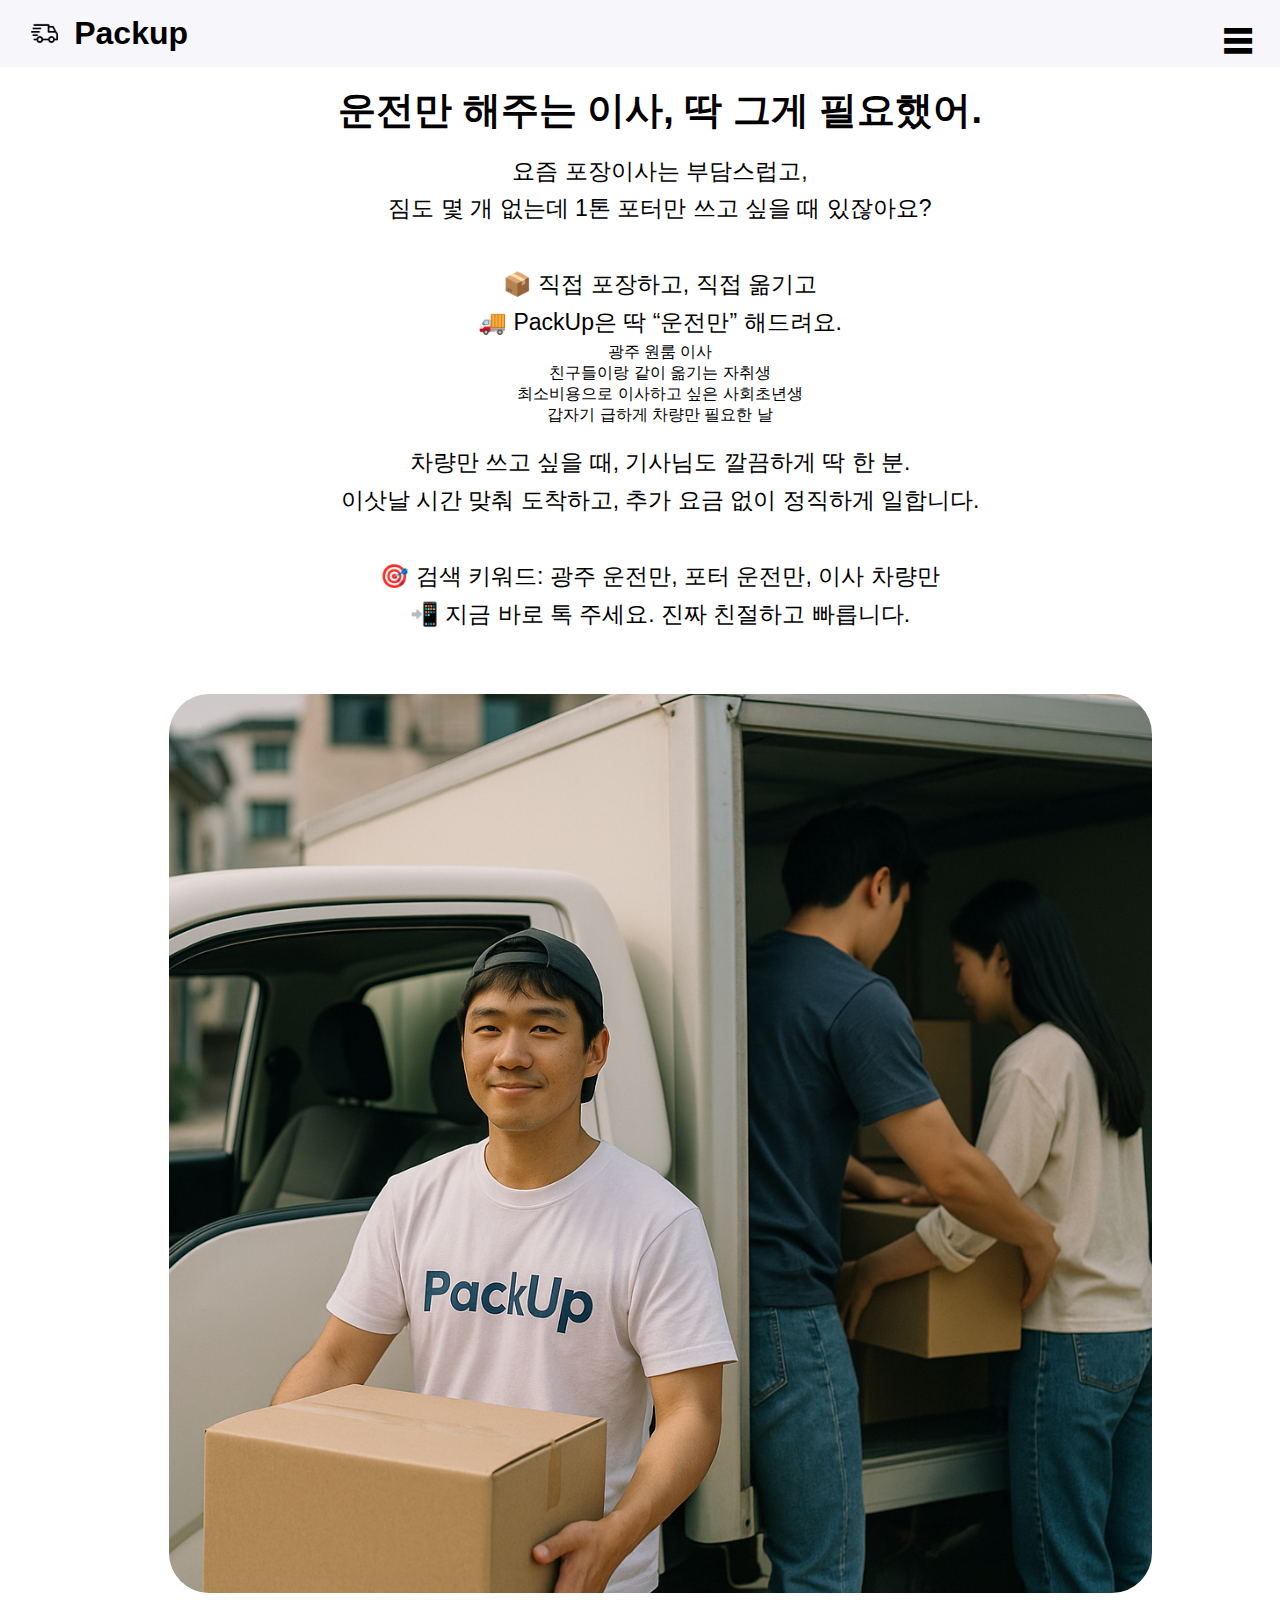
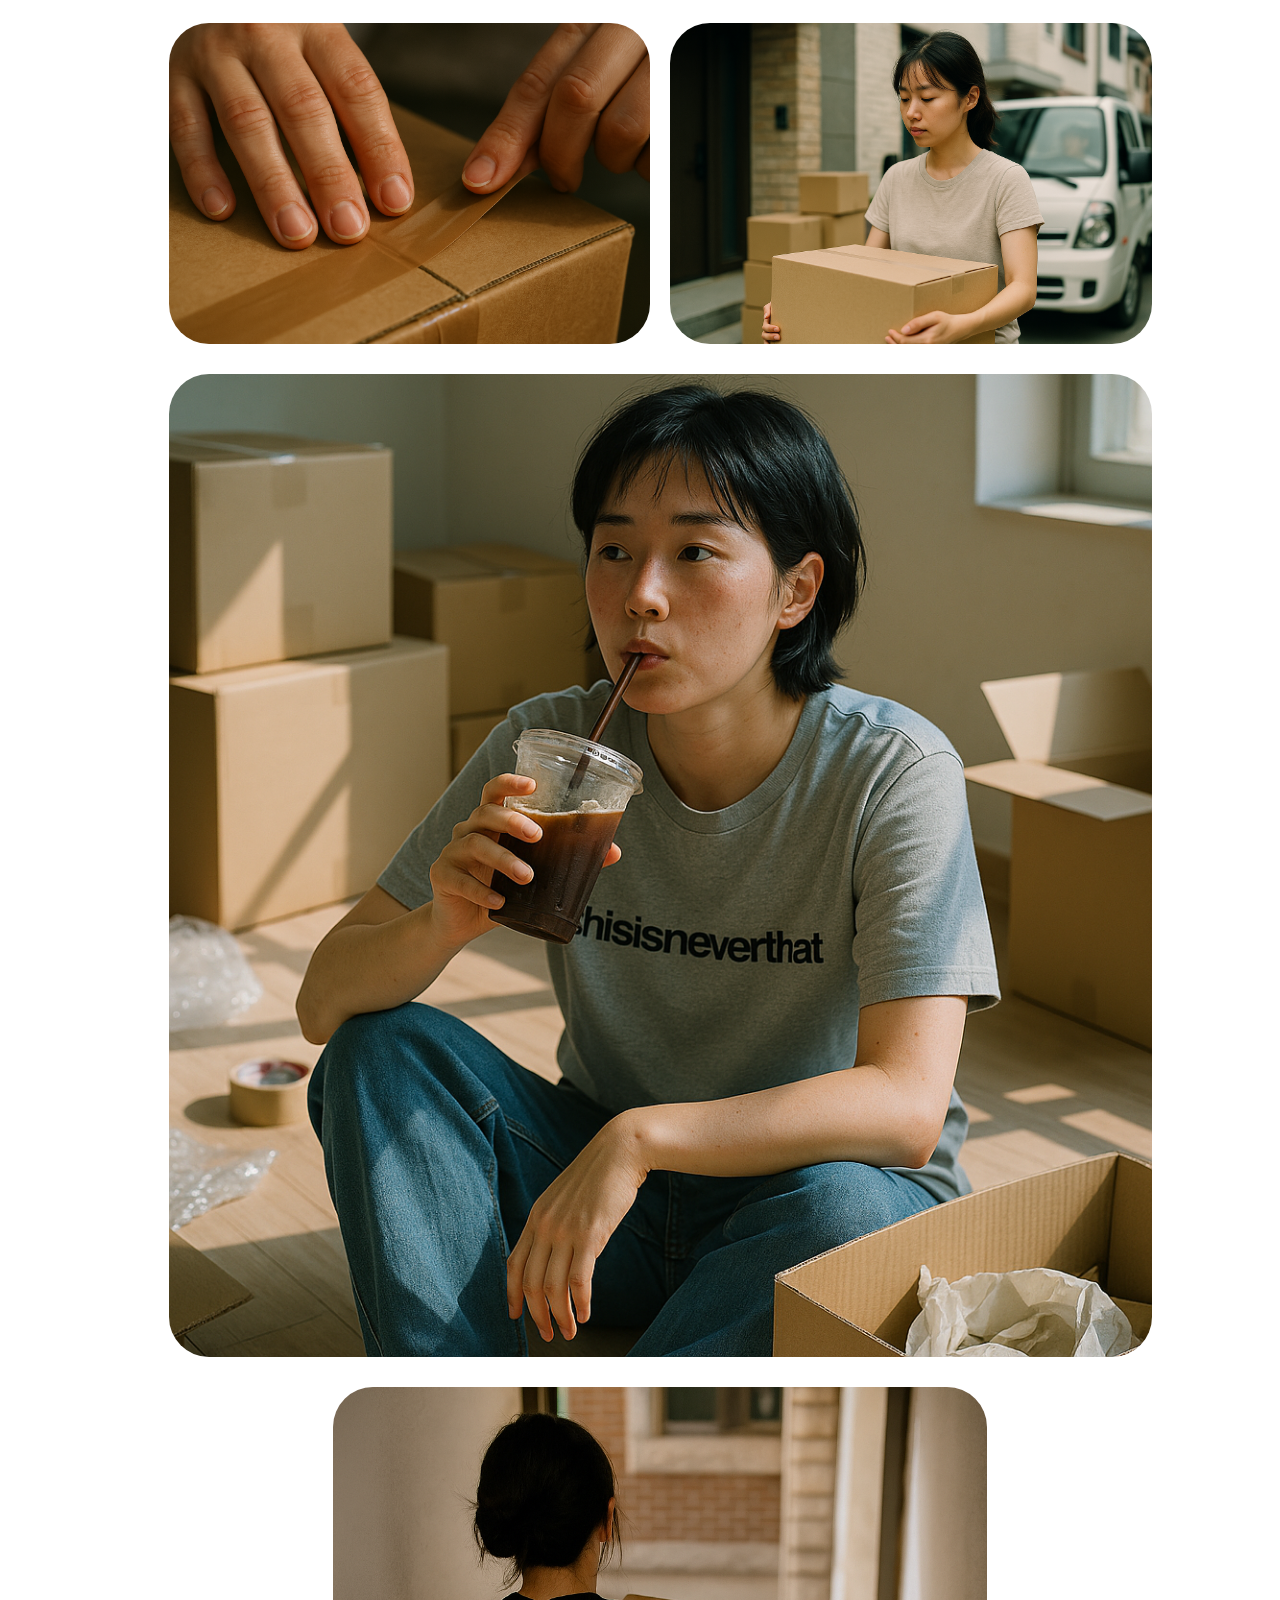
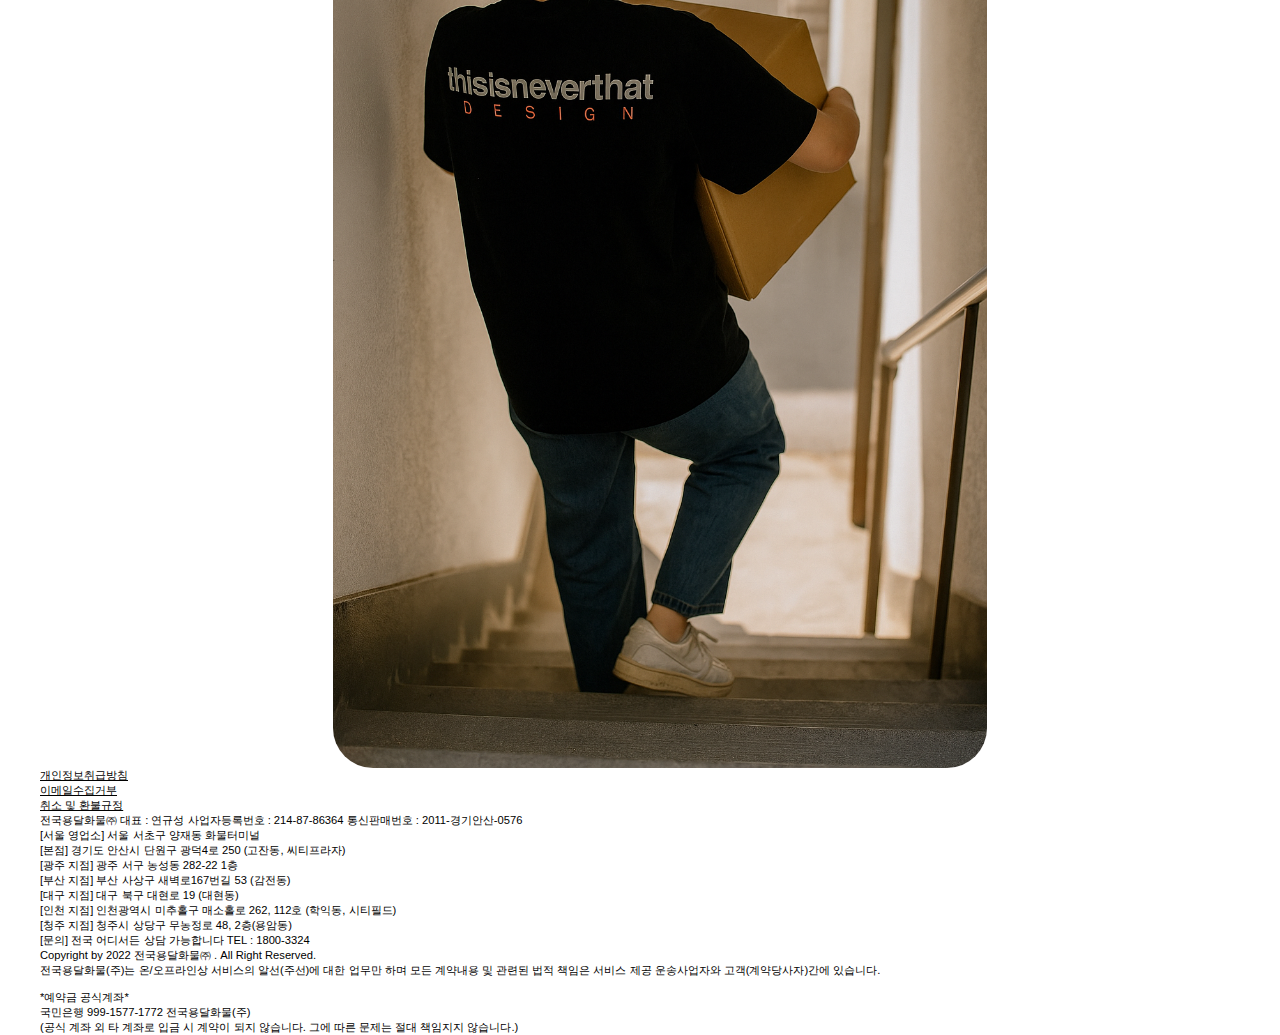
<file: onlyDrive.html>
<!DOCTYPE html>
<html lang="ko">
<head>
    <meta charset="UTF-8">
    <meta name="viewport" content="width=device-width, initial-scale=1.0">
    <title>PackUp - 운전만</title>
    <link rel="stylesheet" href="style.css" />
    <link rel="stylesheet" href="onlyDrive.css" />
</head>
<body>
        <!--<div class="layout-guide">
            <div></div>
            <div></div>
            <div></div>
            <div></div>
            <div></div>
        </div>
    -->
        <header class="site-header">
    <nav class="navbar" aria-label="주요 메뉴">
      <a href="index.html" class="logo" aria-label="Packup 홈으로">
        <img src="delivery.png" alt="Packup 로고" />
        <span>Packup</span>
      </a>

      <button class="menu-toggle" id="menu-toggle" type="button" aria-label="메뉴 열기">☰</button>

      <button class="close-toggle" id="close-toggle" type="button" aria-label="메뉴 닫기" style="display:none;">✕</button>

      <div class="navbar2" id="navbar2" hidden>
      <ul class="t-row">
      <li>
        <a href="onlyDrive.html" class="menu-pill" aria-current="page">
              <span class="menu-text">운전만</span>
              <span class="menu-arrow">›</span>
            </a>
      </li>

      <li>
        <a href="onehelp.html" class="menu-pill">
              <span class="menu-text">1인 도움</span>
              <span class="menu-arrow">›</span>
            </a>
      </li>

      <li>
        <a href="twohelp.html" class="menu-pill">
              <span class="menu-text">2인 도움</span>
              <span class="menu-arrow">›</span>
            </a>
      </li>

      <li>
        <a href="package.html" class="menu-pill">
              <span class="menu-text">완전포장이사</span>
              <span class="menu-arrow">›</span>
            </a>
      </li>
    </ul>

      <ul class="t-row">
      <li>
        <a href="one-half.html" class="menu-pill">
              <span class="menu-text">1인 반포장</span>
              <span class="menu-arrow">›</span>
            </a>
      </li>

      <li>
        <a href="two-half.html" class="menu-pill">
              <span class="menu-text">2인 반포장</span>
              <span class="menu-arrow">›</span>
            </a>
      </li>

      <li>
        <a href="office.html" class="menu-pill">
              <span class="menu-text">사무실이사</span>
              <span class="menu-arrow">›</span>
            </a>
      </li>

      <li>
        <a href="inquiry.html" class="menu-pill">
              <span class="menu-text">견적문의</span>
              <span class="menu-arrow">›</span>
            </a>
      </li>
    </ul>

      <ul class="t-row">
      <li>
        <a href="introduce.html" class="menu-pill wide">
              <span class="menu-text">회사소개</span>
              <span class="menu-arrow">›</span>
            </a>
      </li>

      <li>
        <a href="recruit.html" class="menu-pill wide">
              <span class="menu-text">기사님 모집</span>
              <span class="menu-arrow">›</span>
            </a>
      </li>

      <li>
        <a href="consult.html" class="menu-cta">
              상담 신청하기
            </a>
      </li>
    </ul>
</div>

    </nav>
  </header>
    <main id="main" class="content">
    <section class="od">
      <div class="od-text">
        <h1 class="onlyDrive-title">운전만 해주는 이사, 딱 그게 필요했어.</h1>

        <p class="onlyDrive-text">
          요즘 포장이사는 부담스럽고,<br />
          짐도 몇 개 없는데 1톤 포터만 쓰고 싶을 때 있잖아요?<br /><br />

          📦 직접 포장하고, 직접 옮기고<br />
          🚚 PackUp은 딱 “운전만” 해드려요.
        </p>

        <ul class="onlyDrive-bullets">
          <li>광주 원룸 이사</li>
          <li>친구들이랑 같이 옮기는 자취생</li>
          <li>최소비용으로 이사하고 싶은 사회초년생</li>
          <li>갑자기 급하게 차량만 필요한 날</li>
        </ul>

        <p class="onlyDrive-text">
          차량만 쓰고 싶을 때, 기사님도 깔끔하게 딱 한 분.<br />
          이삿날 시간 맞춰 도착하고, 추가 요금 없이 정직하게 일합니다.<br /><br />

          🎯 검색 키워드: 광주 운전만, 포터 운전만, 이사 차량만<br />
          📲 지금 바로 톡 주세요. 진짜 친절하고 빠릅니다.
        </p>
      </div>

      <div class="od-img" aria-label="운전만 서비스 이미지">
        <img class="od1" src="od1.png" alt="운전만 서비스 소개 이미지 1" />
        <div class="two-img">
          <img class="od2" src="od2.png" alt="운전만 서비스 소개 이미지 2" />
          <img class="od3" src="od3.png" alt="운전만 서비스 소개 이미지 3" />
        </div>
        <img class="od4" src="od4.png" alt="운전만 서비스 소개 이미지 4" />
        <img class="od5" src="od5.png" alt="운전만 서비스 소개 이미지 5" />
      </div>
    </section>
  </main>

  <footer class="site-footer">
    <div class="footer-content">
      <ul>
        <li><a href="#" class="footer-link">개인정보취급방침</a></li>
        <li><a href="#" class="footer-link">이메일수집거부</a></li>
        <li><a href="#" class="footer-link">취소 및 환불규정</a></li>
      </ul>

      전국용달화물㈜ 대표 : 연규성 사업자등록번호 : 214-87-86364 통신판매번호 : 2011-경기안산-0576<br />
      [서울 영업소] 서울 서초구 양재동 화물터미널<br />
      [본점] 경기도 안산시 단원구 광덕4로 250 (고잔동, 씨티프라자)<br />
      [광주 지점] 광주 서구 농성동 282-22 1층<br />
      [부산 지점] 부산 사상구 새벽로167번길 53 (감전동)<br />
      [대구 지점] 대구 북구 대현로 19 (대현동)<br />
      [인천 지점] 인천광역시 미추홀구 매소홀로 262, 112호 (학익동, 시티필드)<br />
      [청주 지점] 청주시 상당구 무농정로 48, 2층(용암동)<br />
      [문의] 전국 어디서든 상담 가능합니다 TEL : 1800-3324<br />
      Copyright by 2022 전국용달화물㈜ . All Right Reserved.<br />
      전국용달화물(주)는 온/오프라인상 서비스의 알선(주선)에 대한 업무만 하며 모든 계약내용 및 관련된 법적 책임은 서비스 제공 운송사업자와 고객(계약당사자)간에 있습니다.<br /><br />

      *예약금 공식계좌*<br />
      국민은행 999-1577-1772 전국용달화물(주)<br />
      (공식 계좌 외 타 계좌로 입금 시 계약이 되지 않습니다. 그에 따른 문제는 절대 책임지지 않습니다.)
    </div>
  </footer>

  <script src="script.js"></script>
</body>
</html>
</file>
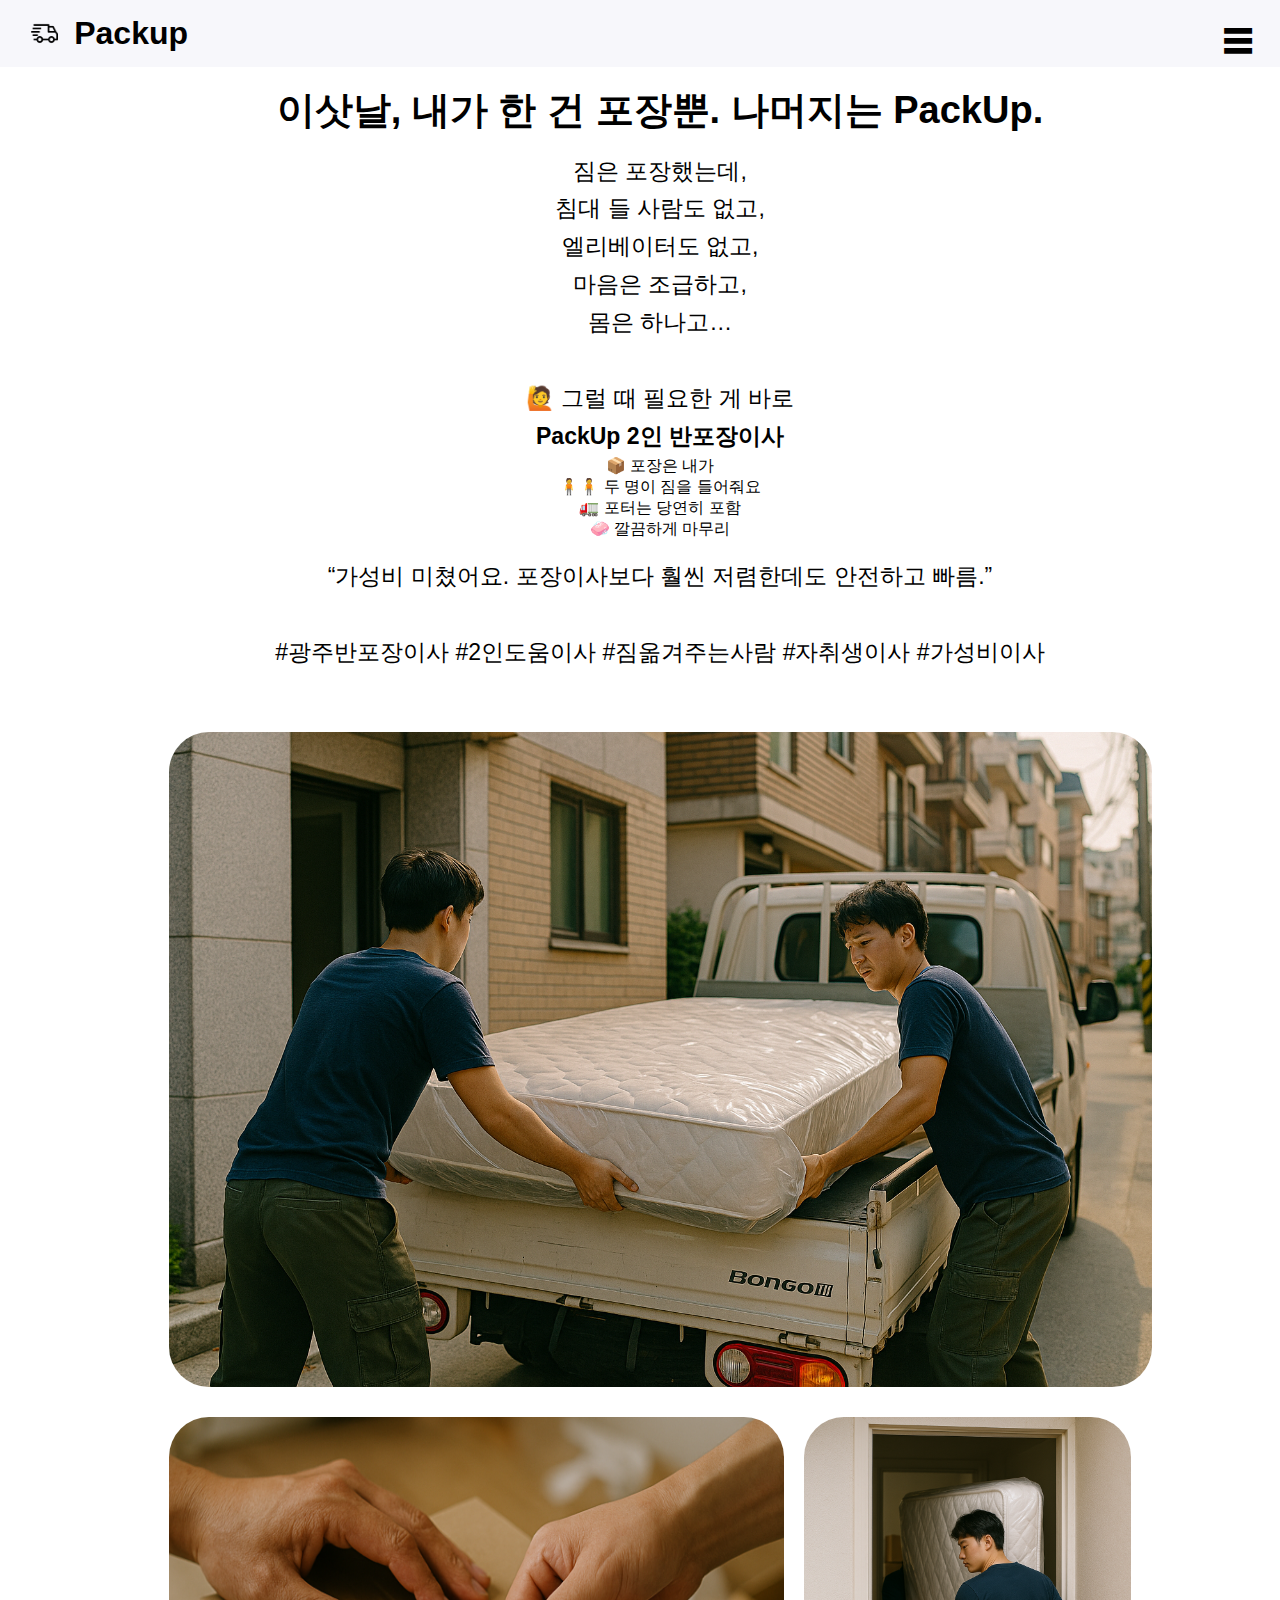
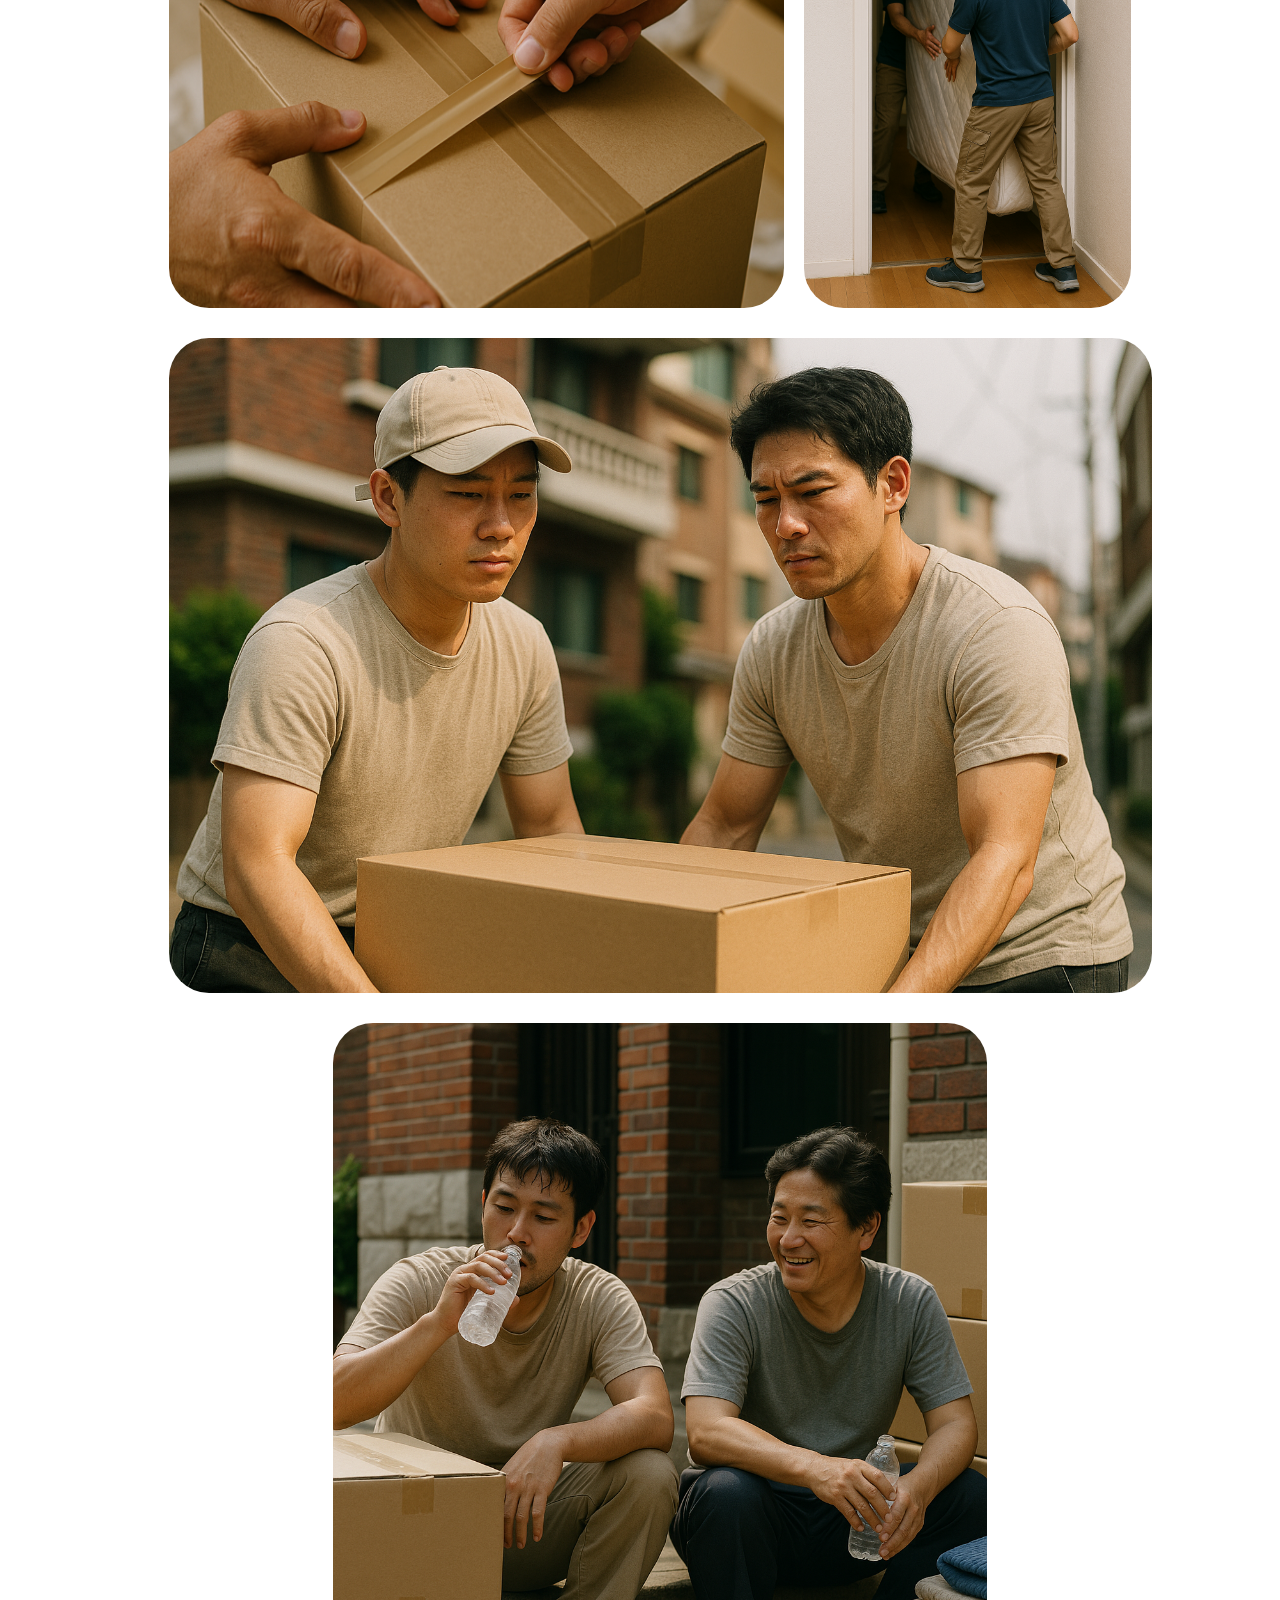
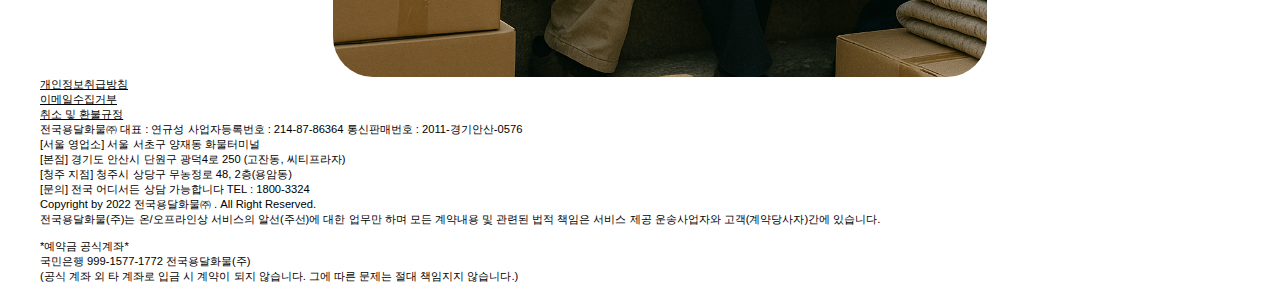
<file: twohelp.html>
<!DOCTYPE html>
<html lang="ko">
<head>
  <meta charset="UTF-8" />
  <meta name="viewport" content="width=device-width, initial-scale=1.0" />
  <title>PackUp - 2인 반포장</title>

  <link rel="stylesheet" href="style.css" />
  <link rel="stylesheet" href="onlyDrive.css" />
</head>

<body>
    <!--<div class="layout-guide">
            <div></div>
            <div></div>
            <div></div>
            <div></div>
            <div></div>
        </div>
    -->

    <header class="site-header">
    <nav class="navbar" aria-label="주요 메뉴">
      <a href="index.html" class="logo" aria-label="Packup 홈으로">
        <img src="delivery.png" alt="Packup 로고" />
        <span>Packup</span>
      </a>

      <button class="menu-toggle" id="menu-toggle" type="button" aria-label="메뉴 열기">☰</button>

      <button class="close-toggle" id="close-toggle" type="button" aria-label="메뉴 닫기" style="display:none;">✕</button>

      <div class="navbar2" id="navbar2" hidden>
      <ul class="t-row">
      <li>
        <a href="onlyDrive.html" class="menu-pill">
              <span class="menu-text">운전만</span>
              <span class="menu-arrow">›</span>
            </a>
      </li>

      <li>
        <a href="onehelp.html" class="menu-pill">
              <span class="menu-text">1인 도움</span>
              <span class="menu-arrow">›</span>
            </a>
      </li>

      <li>
        <a href="twohelp.html" class="menu-pill" aria-current="page">
              <span class="menu-text">2인 도움</span>
              <span class="menu-arrow">›</span>
            </a>
      </li>

      <li>
        <a href="package.html" class="menu-pill">
              <span class="menu-text">완전포장이사</span>
              <span class="menu-arrow">›</span>
            </a>
      </li>
    </ul>

      <ul class="t-row">
      <li>
        <a href="one-half.html" class="menu-pill">
              <span class="menu-text">1인 반포장</span>
              <span class="menu-arrow">›</span>
            </a>
      </li>

      <li>
        <a href="two-half.html" class="menu-pill">
              <span class="menu-text">2인 반포장</span>
              <span class="menu-arrow">›</span>
            </a>
      </li>

      <li>
        <a href="office.html" class="menu-pill">
              <span class="menu-text">사무실이사</span>
              <span class="menu-arrow">›</span>
            </a>
      </li>

      <li>
        <a href="inquiry.html" class="menu-pill">
              <span class="menu-text">견적문의</span>
              <span class="menu-arrow">›</span>
            </a>
      </li>
    </ul>

      <ul class="t-row">
      <li>
        <a href="introduce.html" class="menu-pill wide">
              <span class="menu-text">회사소개</span>
              <span class="menu-arrow">›</span>
            </a>
      </li>

      <li>
        <a href="recruit.html" class="menu-pill wide">
              <span class="menu-text">기사님 모집</span>
              <span class="menu-arrow">›</span>
            </a>
      </li>

      <li>
        <a href="consult.html" class="menu-cta">
              상담 신청하기
            </a>
      </li>
    </ul>
</div>

    </nav>
  </header>

  <main id="main" class="content">
    <section class="od">
      <div class="od-text">
        <h1 class="onlyDrive-title">이삿날, 내가 한 건 포장뿐. 나머지는 PackUp.</h1>

        <p class="onlyDrive-text">
          짐은 포장했는데,<br />
          침대 들 사람도 없고,<br />
          엘리베이터도 없고,<br />
          마음은 조급하고,<br />
          몸은 하나고…<br /><br />

          🙋 그럴 때 필요한 게 바로<br />
          <strong>PackUp 2인 반포장이사</strong>
        </p>

        <ul class="onlyDrive-bullets">
          <li>📦 포장은 내가</li>
          <li>🧍🧍 두 명이 짐을 들어줘요</li>
          <li>🚛 포터는 당연히 포함</li>
          <li>🧼 깔끔하게 마무리</li>
        </ul>

        <p class="onlyDrive-text">
          “가성비 미쳤어요. 포장이사보다 훨씬 저렴한데도 안전하고 빠름.”<br /><br />
          #광주반포장이사 #2인도움이사 #짐옮겨주는사람 #자취생이사 #가성비이사
        </p>
      </div>

      <div class="od-img">
        <img class="od1" src="the1.png" alt="2인 반포장 서비스 이미지 1" />
        <div class="two-img">
          <img class="the2" src="the2.png" alt="2인 반포장 서비스 이미지 2" />
          <img class="the3" src="the3.png" alt="2인 반포장 서비스 이미지 3" />
        </div>
        <img class="od4" src="the4.png" alt="2인 반포장 서비스 이미지 4" />
        <img class="od5" src="the5.png" alt="2인 반포장 서비스 이미지 5" />
      </div>
    </section>
  </main>

  <footer class="site-footer">
    <div class="footer-content">
      <ul>
        <li><a href="#" class="footer-link">개인정보취급방침</a></li>
        <li><a href="#" class="footer-link">이메일수집거부</a></li>
        <li><a href="#" class="footer-link">취소 및 환불규정</a></li>
      </ul>

      전국용달화물㈜ 대표 : 연규성 사업자등록번호 : 214-87-86364 통신판매번호 : 2011-경기안산-0576<br />
      [서울 영업소] 서울 서초구 양재동 화물터미널<br />
      [본점] 경기도 안산시 단원구 광덕4로 250 (고잔동, 씨티프라자)<br />
      [청주 지점] 청주시 상당구 무농정로 48, 2층(용암동)<br />
      [문의] 전국 어디서든 상담 가능합니다 TEL : 1800-3324<br />
      Copyright by 2022 전국용달화물㈜ . All Right Reserved.<br />
      전국용달화물(주)는 온/오프라인상 서비스의 알선(주선)에 대한 업무만 하며 모든 계약내용 및 관련된 법적 책임은 서비스 제공 운송사업자와 고객(계약당사자)간에 있습니다.<br /><br />

      *예약금 공식계좌*<br />
      국민은행 999-1577-1772 전국용달화물(주)<br />
      (공식 계좌 외 타 계좌로 입금 시 계약이 되지 않습니다. 그에 따른 문제는 절대 책임지지 않습니다.)
    </div>
  </footer>

  <script src="script.js"></script>
</body>
</html>
</file>
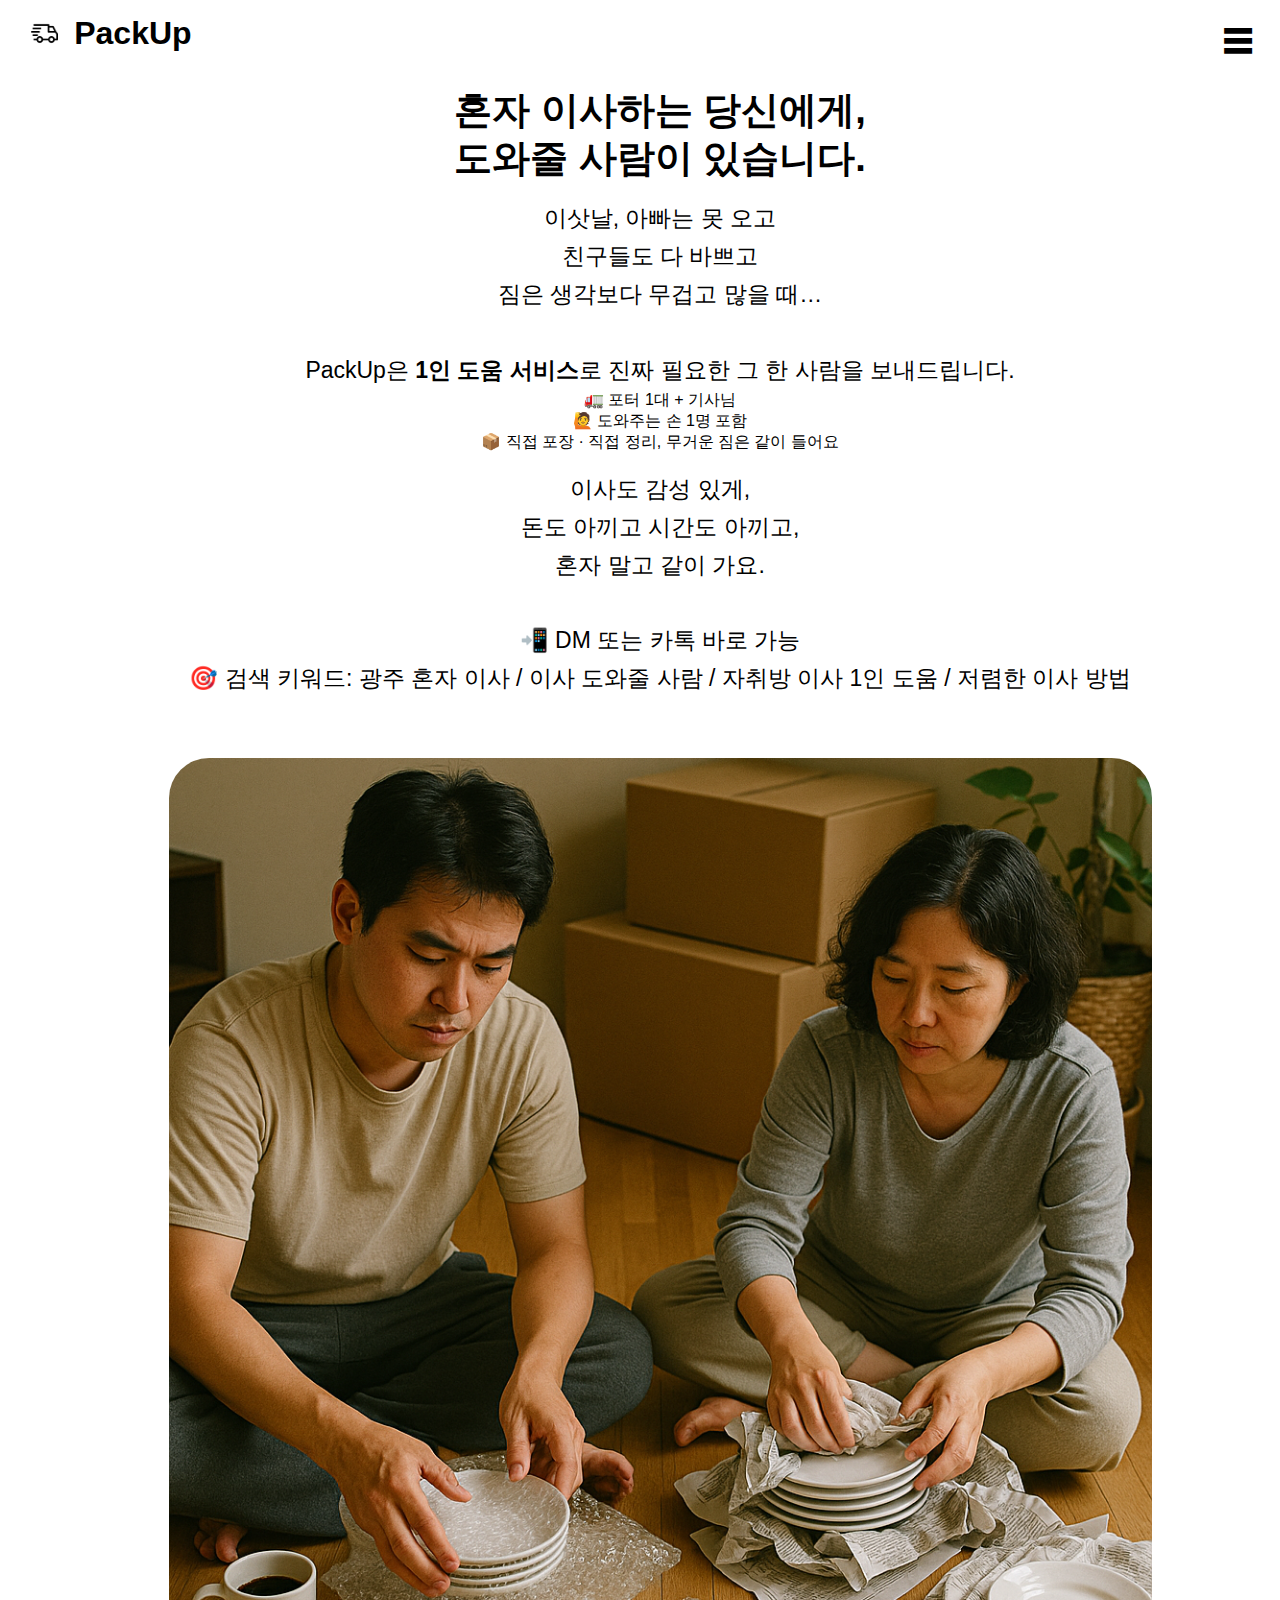
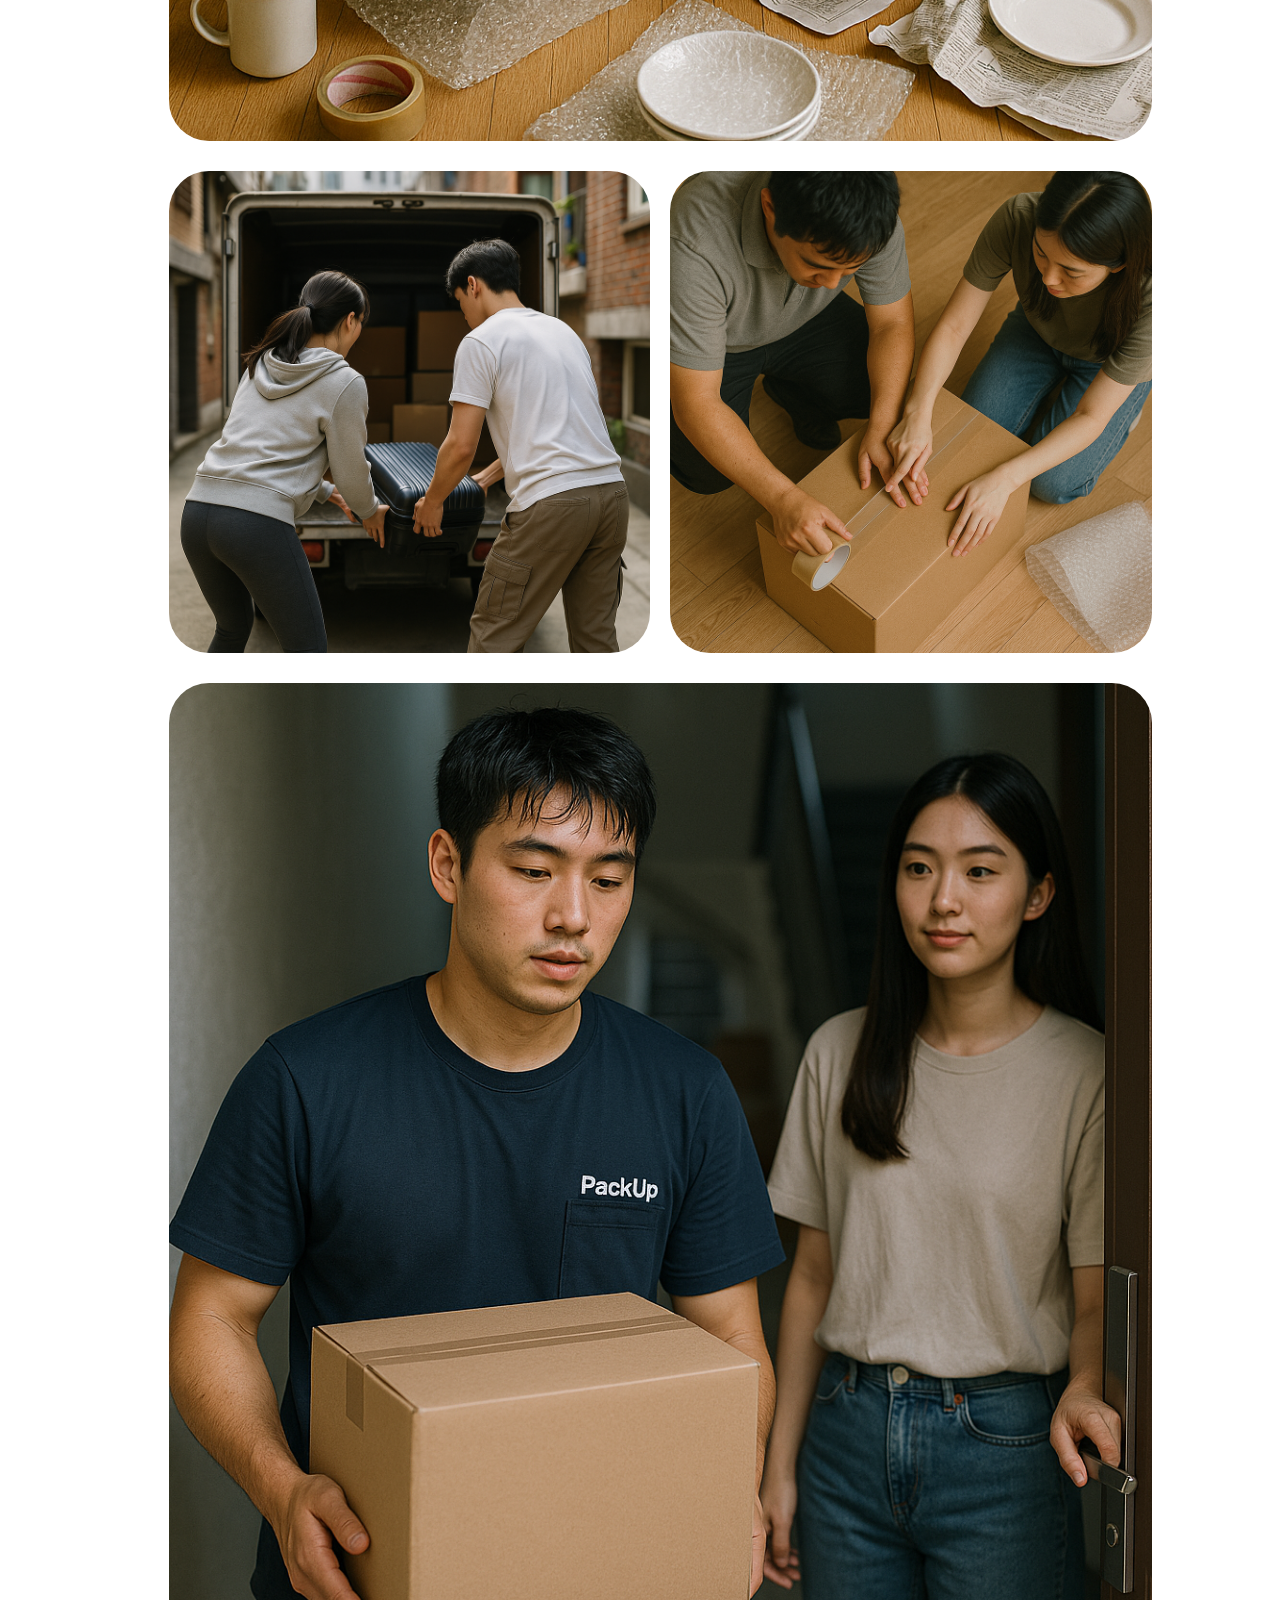
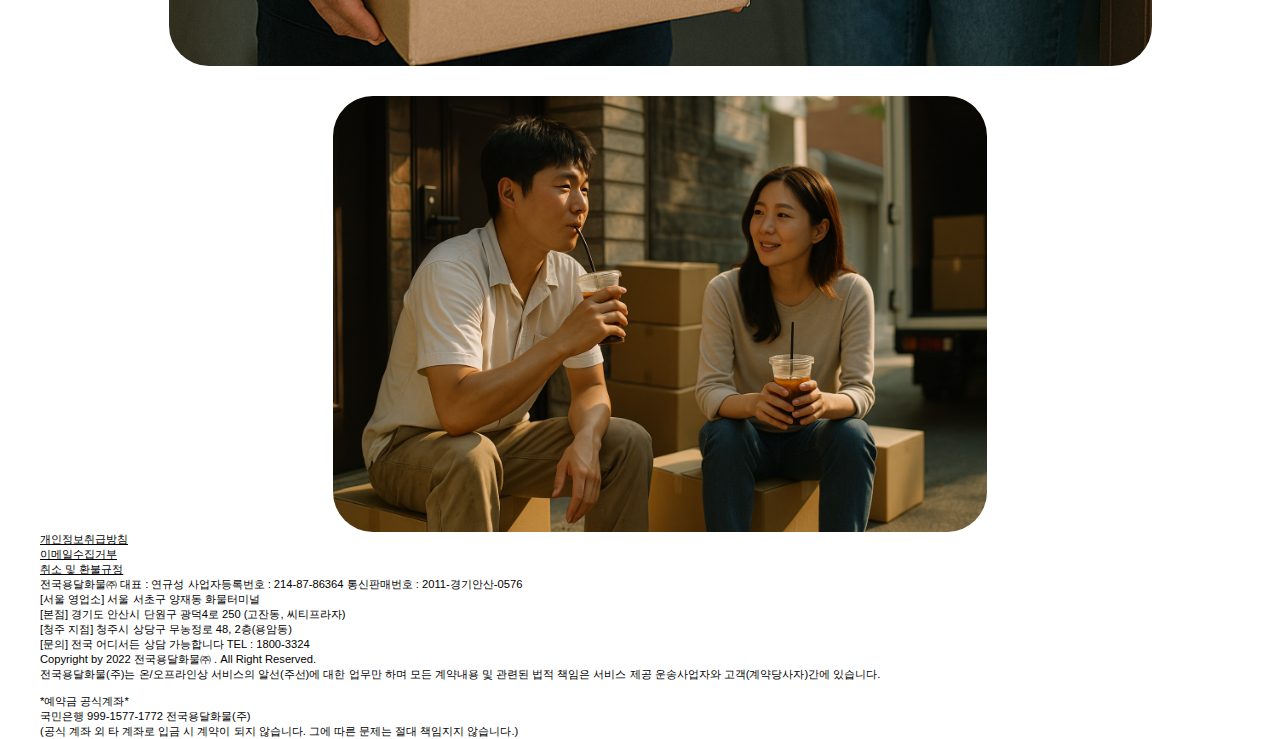
<file: pack up/html/onehelp.html>
<!DOCTYPE html>
<html lang="ko">
<head>
  <meta charset="UTF-8" />
  <meta name="viewport" content="width=device-width, initial-scale=1.0" />
  <title>PackUp - 1인 도움</title>

  <link rel="stylesheet" href="../css/style.css" />
  <link rel="stylesheet" href="../css/onlyDrive.css" />
</head>

<body>
  <header class="site-header">
    <nav class="navbar" aria-label="주요 메뉴">
      <a href="my.html" class="logo" aria-label="PackUp 홈으로">
        <img src="../img/delivery.png" alt="PackUp 로고" />
        <span>PackUp</span>
      </a>

      <button
        class="menu-toggle"
        id="menu-toggle"
        type="button"
        aria-label="메뉴 열기"
      >
        ☰
      </button>

      <button
        class="close-toggle"
        id="close-toggle"
        type="button"
        aria-label="메뉴 닫기"
        style="display: none;"
      >
        ✕
      </button>

      <div class="navbar2" id="navbar2" hidden>
        <ul class="t-row">
          <li>
            <a href="../html/onlyDrive.html" class="menu-pill">
              <span class="menu-text">운전만</span>
              <span class="menu-arrow">›</span>
            </a>
          </li>

          <li>
            <a href="../html/onehelp.html" class="menu-pill" aria-current="page">
              <span class="menu-text">1인 도움</span>
              <span class="menu-arrow">›</span>
            </a>
          </li>

          <li>
            <a href="../html/twohelp.html" class="menu-pill">
              <span class="menu-text">2인 도움</span>
              <span class="menu-arrow">›</span>
            </a>
          </li>

          <li>
            <a href="../html/package.html" class="menu-pill">
              <span class="menu-text">완전포장이사</span>
              <span class="menu-arrow">›</span>
            </a>
          </li>
        </ul>

        <ul class="t-row">
          <li>
            <a href="../html/one-half.html" class="menu-pill">
              <span class="menu-text">1인 반포장</span>
              <span class="menu-arrow">›</span>
            </a>
          </li>

          <li>
            <a href="../html/two-half.html" class="menu-pill">
              <span class="menu-text">2인 반포장</span>
              <span class="menu-arrow">›</span>
            </a>
          </li>

          <li>
            <a href="../html/office.html" class="menu-pill">
              <span class="menu-text">사무실이사</span>
              <span class="menu-arrow">›</span>
            </a>
          </li>

          <li>
            <a href="../html/inquiry.html" class="menu-pill">
              <span class="menu-text">견적문의</span>
              <span class="menu-arrow">›</span>
            </a>
          </li>
        </ul>

        <ul class="t-row">
          <li>
            <a href="../html/introduce.html" class="menu-pill wide">
              <span class="menu-text">회사소개</span>
              <span class="menu-arrow">›</span>
            </a>
          </li>

          <li>
            <a href="../html/recruit.html" class="menu-pill wide">
              <span class="menu-text">기사님 모집</span>
              <span class="menu-arrow">›</span>
            </a>
          </li>

          <li>
            <a href="../html/counsel.html" class="menu-cta">상담 신청하기</a>
          </li>
        </ul>
      </div>
    </nav>
  </header>

  <main id="main" class="content">
    <section class="od">
      <div class="od-text">
        <h1 class="onlyDrive-title">
          혼자 이사하는 당신에게,<br />
          도와줄 사람이 있습니다.
        </h1>

        <p class="onlyDrive-text">
          이삿날, 아빠는 못 오고<br />
          친구들도 다 바쁘고<br />
          짐은 생각보다 무겁고 많을 때…<br /><br />

          PackUp은 <strong>1인 도움 서비스</strong>로 진짜 필요한 그 한 사람을 보내드립니다.
        </p>

        <ul class="onlyDrive-bullets">
          <li>🚛 포터 1대 + 기사님</li>
          <li>🙋 도와주는 손 1명 포함</li>
          <li>📦 직접 포장 · 직접 정리, 무거운 짐은 같이 들어요</li>
        </ul>

        <p class="onlyDrive-text">
          이사도 감성 있게,<br />
          돈도 아끼고 시간도 아끼고,<br />
          혼자 말고 같이 가요.<br /><br />

          📲 DM 또는 카톡 바로 가능<br />
          🎯 검색 키워드: 광주 혼자 이사 / 이사 도와줄 사람 / 자취방 이사 1인 도움 / 저렴한 이사 방법
        </p>
      </div>

      <div class="od-img">
        <img class="od1" src="../img/ohe1.png" alt="1인 도움 서비스 이미지 1" />
        <div class="two-img">
          <img class="od2" src="../img/ohe2.png" alt="1인 도움 서비스 이미지 2" />
          <img class="od3" src="../img/ohe3.png" alt="1인 도움 서비스 이미지 3" />
        </div>
        <img class="od4" src="../img/ohe4.png" alt="1인 도움 서비스 이미지 4" />
        <img class="od5" src="../img/ohe5.png" alt="1인 도움 서비스 이미지 5" />
      </div>
    </section>
  </main>

  <footer class="site-footer">
    <div class="footer-content">
      <ul>
        <li><a href="#" class="footer-link">개인정보취급방침</a></li>
        <li><a href="#" class="footer-link">이메일수집거부</a></li>
        <li><a href="#" class="footer-link">취소 및 환불규정</a></li>
      </ul>

      전국용달화물㈜ 대표 : 연규성 사업자등록번호 : 214-87-86364 통신판매번호 : 2011-경기안산-0576<br />
      [서울 영업소] 서울 서초구 양재동 화물터미널<br />
      [본점] 경기도 안산시 단원구 광덕4로 250 (고잔동, 씨티프라자)<br />
      [청주 지점] 청주시 상당구 무농정로 48, 2층(용암동)<br />
      [문의] 전국 어디서든 상담 가능합니다 TEL : 1800-3324<br />
      Copyright by 2022 전국용달화물㈜ . All Right Reserved.<br />
      전국용달화물(주)는 온/오프라인상 서비스의 알선(주선)에 대한 업무만 하며 모든 계약내용 및 관련된 법적 책임은 서비스 제공 운송사업자와 고객(계약당사자)간에 있습니다.<br /><br />

      *예약금 공식계좌*<br />
      국민은행 999-1577-1772 전국용달화물(주)<br />
      (공식 계좌 외 타 계좌로 입금 시 계약이 되지 않습니다. 그에 따른 문제는 절대 책임지지 않습니다.)
    </div>
  </footer>

  <script src="../js/script.js"></script>
</body>
</html>
</file>
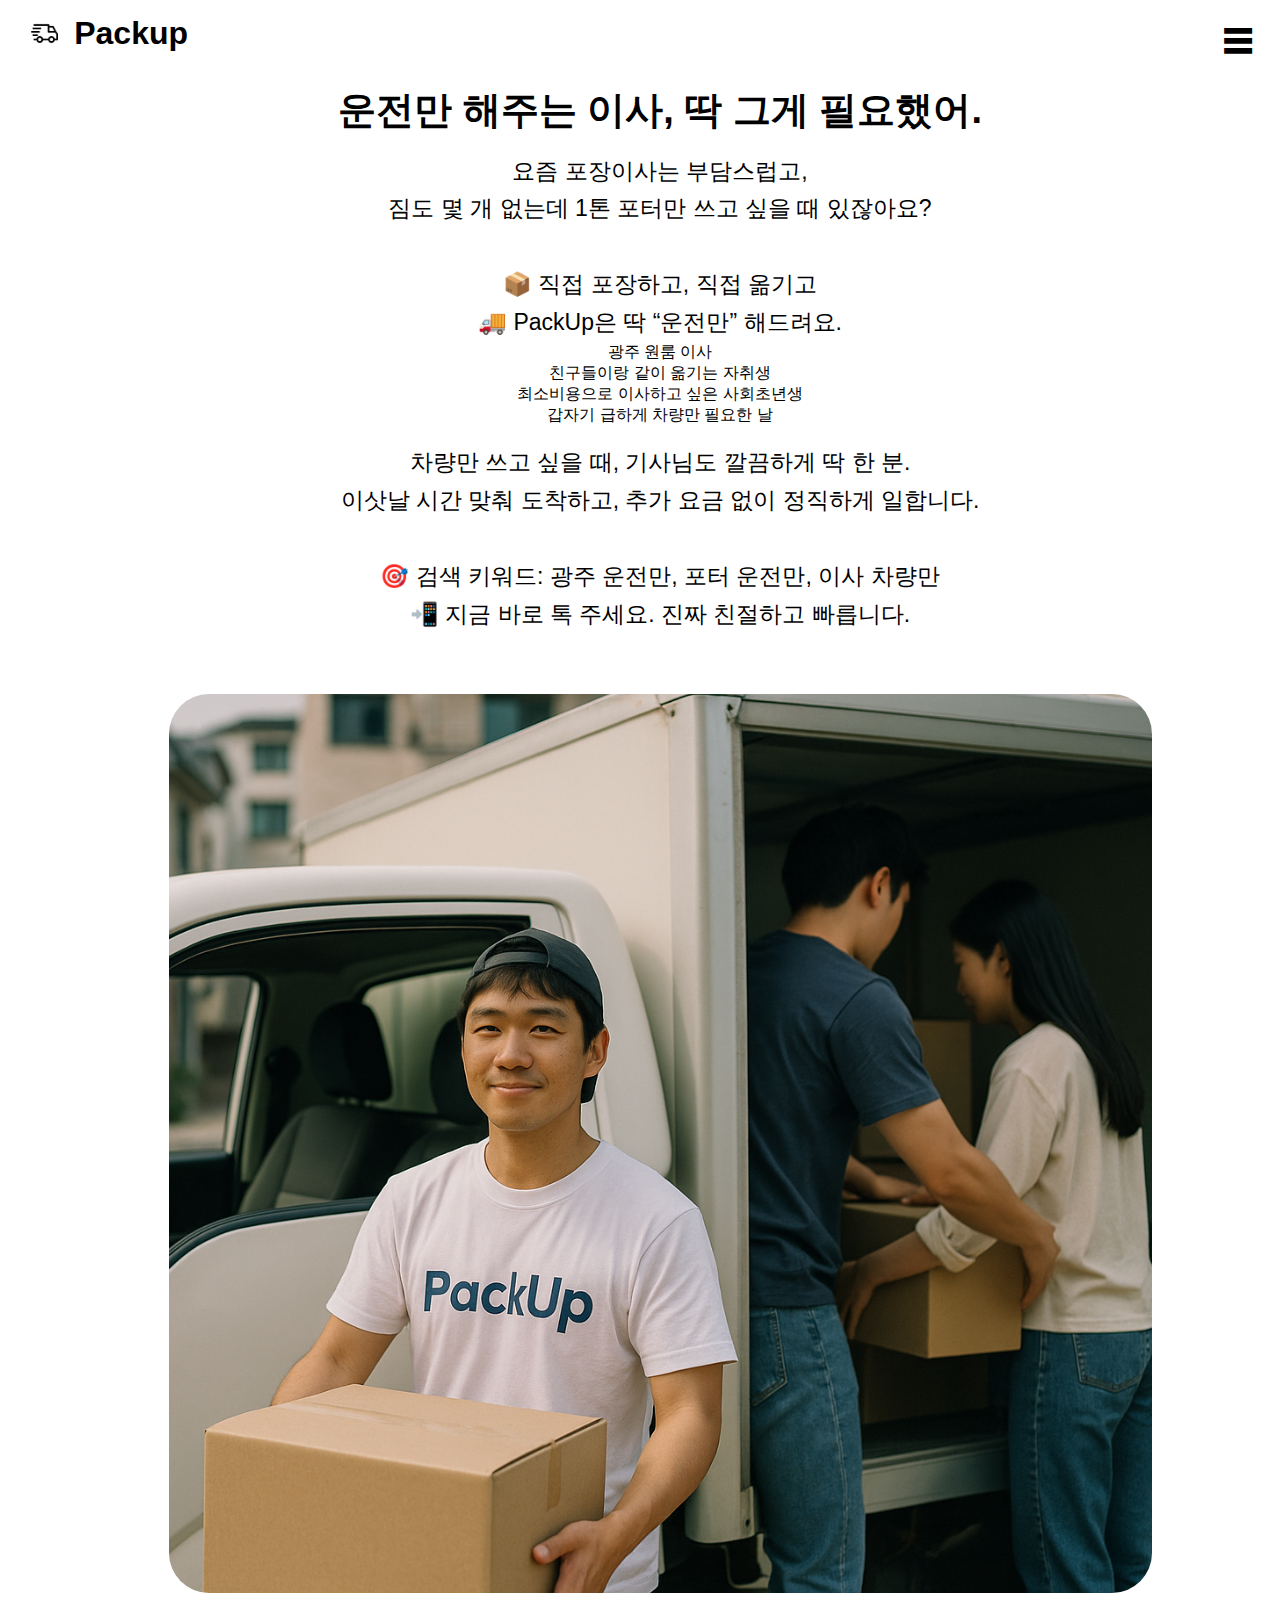
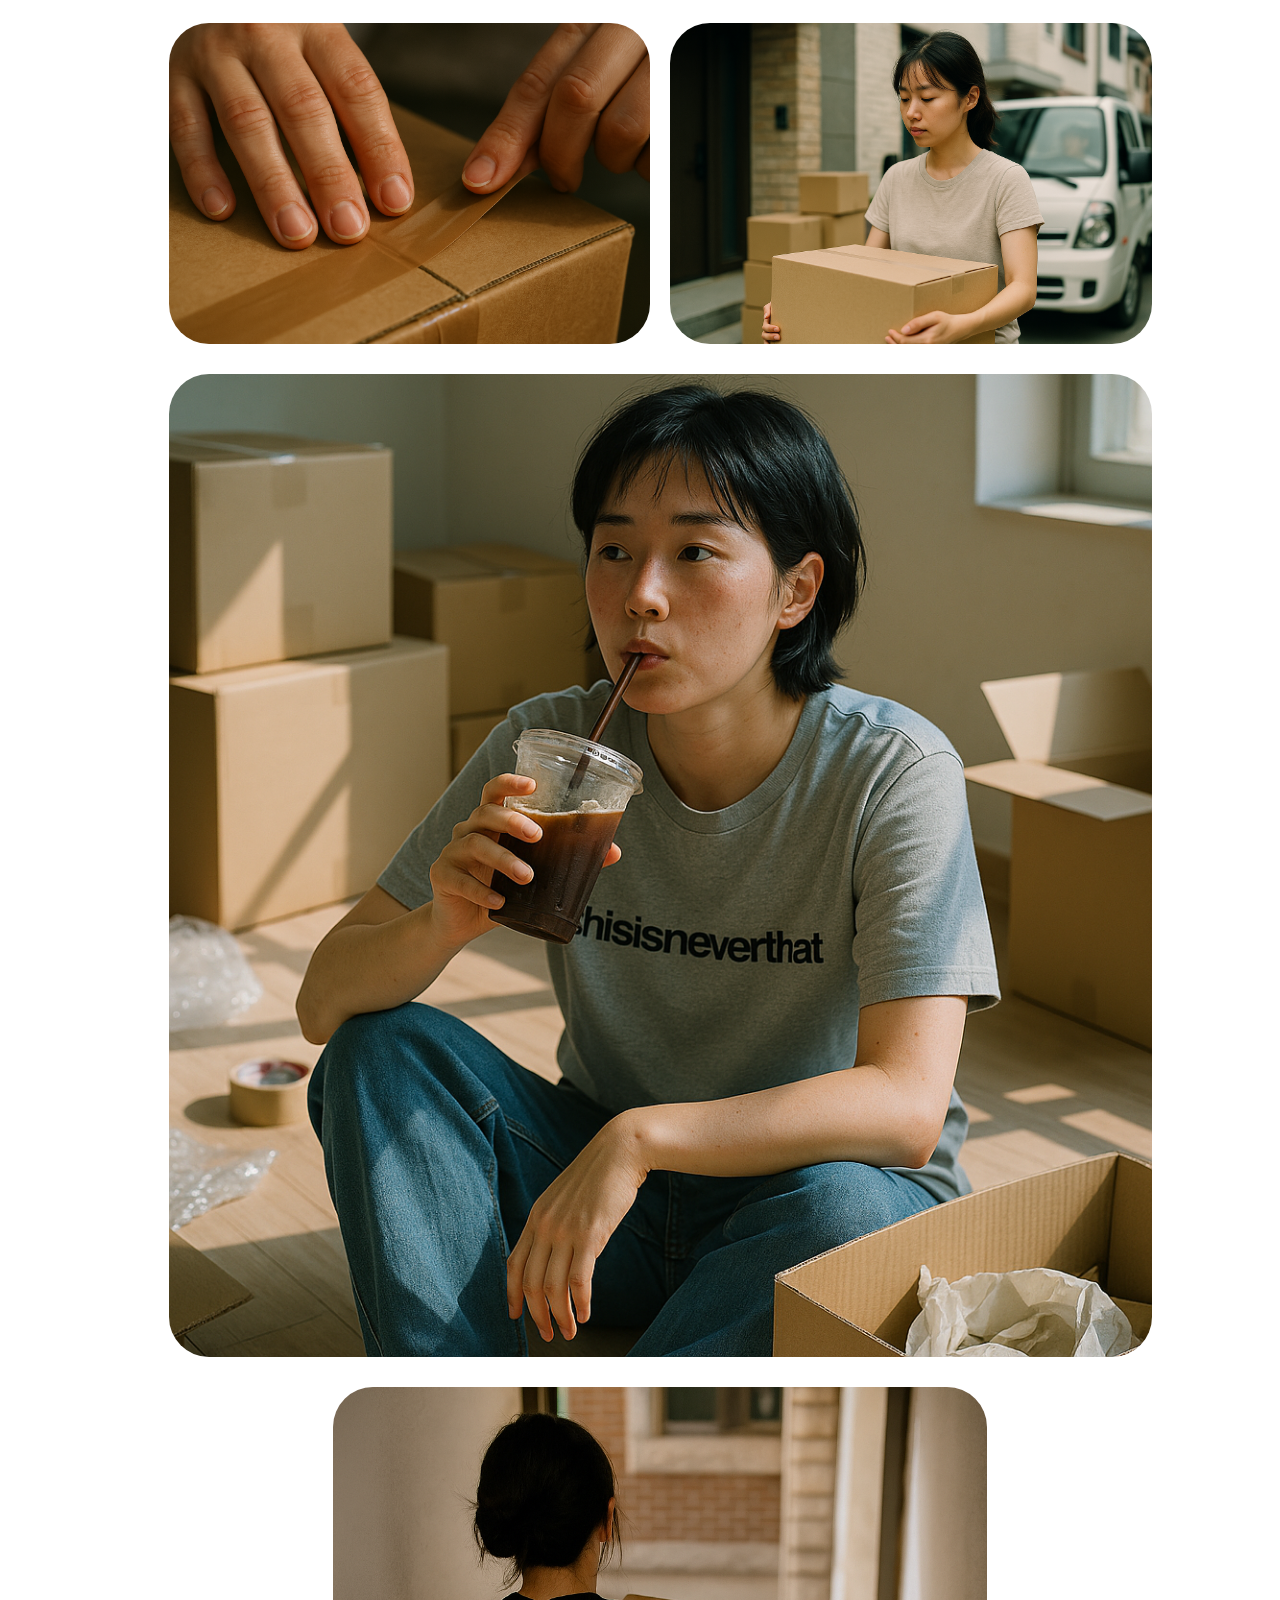
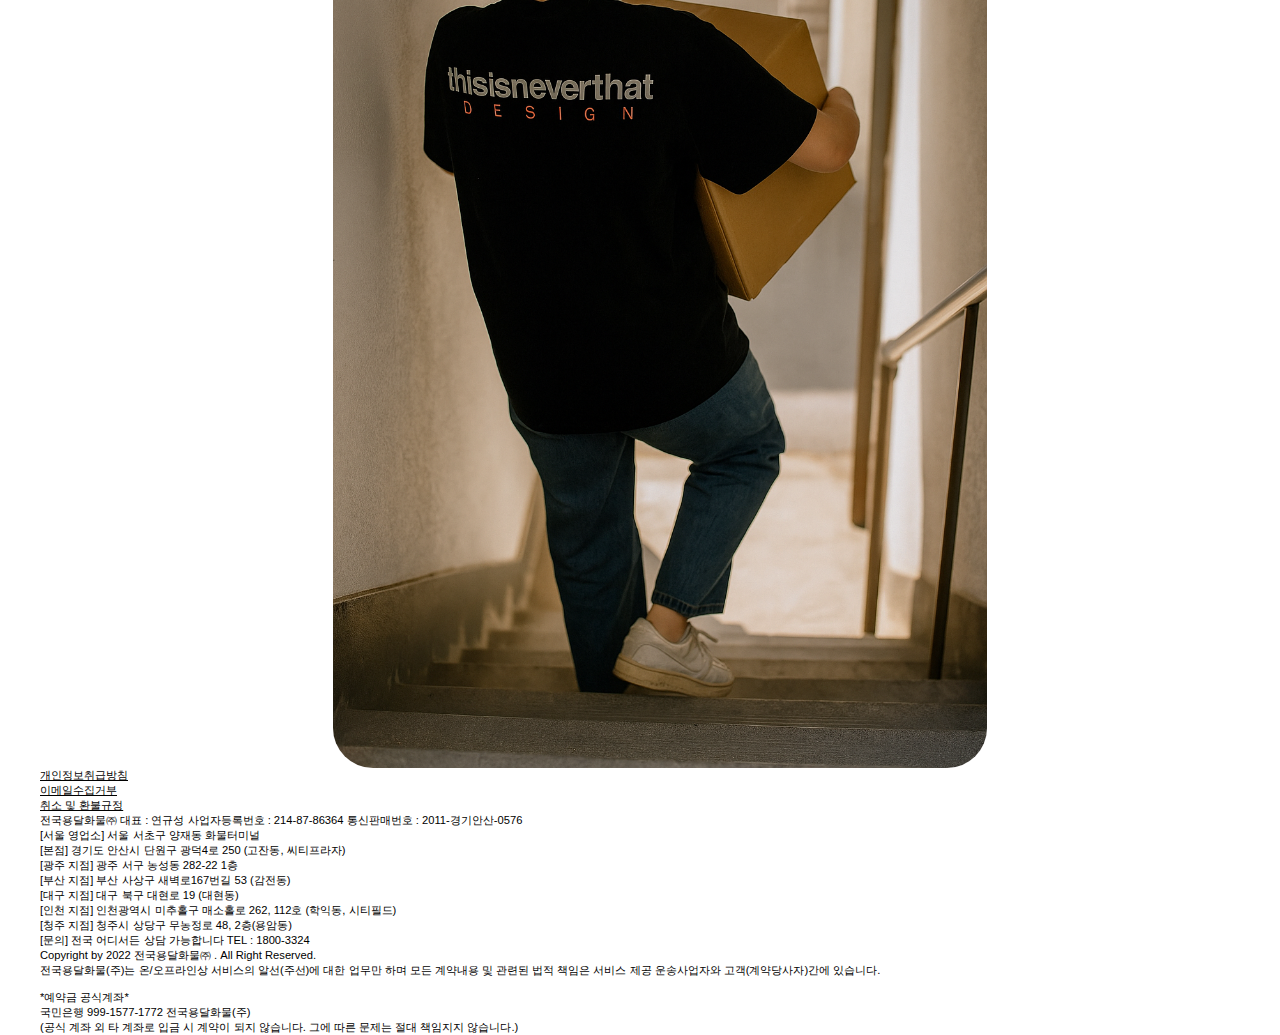
<file: pack up/html/onlyDrive.html>
<!DOCTYPE html>
<html lang="ko">
<head>
    <meta charset="UTF-8">
    <meta name="viewport" content="width=device-width, initial-scale=1.0">
    <title>PackUp - 운전만</title>
    <link rel="stylesheet" href="../css/style.css" />
    <link rel="stylesheet" href="../css/onlyDrive.css" />
</head>
<body>
        <!--<div class="layout-guide">
            <div></div>
            <div></div>
            <div></div>
            <div></div>
            <div></div>
        </div>
    -->
        <header class="site-header">
    <nav class="navbar" aria-label="주요 메뉴">
      <a href="my.html" class="logo" aria-label="Packup 홈으로">
        <img src="../img/delivery.png" alt="Packup 로고" />
        <span>Packup</span>
      </a>

      <button
        class="menu-toggle"
        id="menu-toggle"
        type="button"
        aria-label="메뉴 열기"
      >
        ☰
      </button>

      <button
        class="close-toggle"
        id="close-toggle"
        type="button"
        aria-label="메뉴 닫기"
        style="display:none;"
      >
        ✕
      </button>

      <div class="navbar2" id="navbar2" hidden>
      <ul class="t-row">
      <li>
        <a href="../html/onlyDrive.html" class="menu-pill">
              <span class="menu-text">운전만</span>
              <span class="menu-arrow">›</span>
            </a>
      </li>

      <li>
        <a href="../html/onehelp.html" class="menu-pill">
              <span class="menu-text">1인 도움</span>
              <span class="menu-arrow">›</span>
            </a>
      </li>

      <li>
        <a href="../html/twohelp.html" class="menu-pill">
              <span class="menu-text">2인 도움</span>
              <span class="menu-arrow">›</span>
            </a>
      </li>

      <li>
        <a href="../html/package.html" class="menu-pill">
              <span class="menu-text">완전포장이사</span>
              <span class="menu-arrow">›</span>
            </a>
      </li>
    </ul>

      <ul class="t-row">
      <li>
        <a href="../html/one-half.html" class="menu-pill">
              <span class="menu-text">1인 반포장</span>
              <span class="menu-arrow">›</span>
            </a>
      </li>

      <li>
        <a href="../html/two-half.html" class="menu-pill">
              <span class="menu-text">2인 반포장</span>
              <span class="menu-arrow">›</span>
            </a>
      </li>

      <li>
        <a href="../html/office.html" class="menu-pill">
              <span class="menu-text">사무실이사</span>
              <span class="menu-arrow">›</span>
            </a>
      </li>

      <li>
        <a href="../html/inquiry.html" class="menu-pill">
              <span class="menu-text">견적문의</span>
              <span class="menu-arrow">›</span>
            </a>
      </li>
    </ul>

      <ul class="t-row">
      <li>
        <a href="../html/introduce.html" class="menu-pill wide">
              <span class="menu-text">회사소개</span>
              <span class="menu-arrow">›</span>
            </a>
      </li>

      <li>
        <a href="../html/recruit.html" class="menu-pill wide">
              <span class="menu-text">기사님 모집</span>
              <span class="menu-arrow">›</span>
            </a>
      </li>

      <li>
        <a href="../html/counsel.html" class="menu-cta">
              상담 신청하기
            </a>
      </li>
    </ul>
</div>

    </nav>
  </header>
    <main id="main" class="content">
    <section class="od">
      <div class="od-text">
        <h1 class="onlyDrive-title">운전만 해주는 이사, 딱 그게 필요했어.</h1>

        <p class="onlyDrive-text">
          요즘 포장이사는 부담스럽고,<br />
          짐도 몇 개 없는데 1톤 포터만 쓰고 싶을 때 있잖아요?<br /><br />

          📦 직접 포장하고, 직접 옮기고<br />
          🚚 PackUp은 딱 “운전만” 해드려요.
        </p>

        <ul class="onlyDrive-bullets">
          <li>광주 원룸 이사</li>
          <li>친구들이랑 같이 옮기는 자취생</li>
          <li>최소비용으로 이사하고 싶은 사회초년생</li>
          <li>갑자기 급하게 차량만 필요한 날</li>
        </ul>

        <p class="onlyDrive-text">
          차량만 쓰고 싶을 때, 기사님도 깔끔하게 딱 한 분.<br />
          이삿날 시간 맞춰 도착하고, 추가 요금 없이 정직하게 일합니다.<br /><br />

          🎯 검색 키워드: 광주 운전만, 포터 운전만, 이사 차량만<br />
          📲 지금 바로 톡 주세요. 진짜 친절하고 빠릅니다.
        </p>
      </div>

      <div class="od-img" aria-label="운전만 서비스 이미지">
        <img class="od1" src="../img/od1.png" alt="운전만 서비스 소개 이미지 1" />
        <div class="two-img">
          <img class="od2" src="../img/od2.png" alt="운전만 서비스 소개 이미지 2" />
          <img class="od3" src="../img/od3.png" alt="운전만 서비스 소개 이미지 3" />
        </div>
        <img class="od4" src="../img/od4.png" alt="운전만 서비스 소개 이미지 4" />
        <img class="od5" src="../img/od5.png" alt="운전만 서비스 소개 이미지 5" />
      </div>
    </section>
  </main>

  <footer class="site-footer">
    <div class="footer-content">
      <ul>
        <li><a href="#" class="footer-link">개인정보취급방침</a></li>
        <li><a href="#" class="footer-link">이메일수집거부</a></li>
        <li><a href="#" class="footer-link">취소 및 환불규정</a></li>
      </ul>

      전국용달화물㈜ 대표 : 연규성 사업자등록번호 : 214-87-86364 통신판매번호 : 2011-경기안산-0576<br />
      [서울 영업소] 서울 서초구 양재동 화물터미널<br />
      [본점] 경기도 안산시 단원구 광덕4로 250 (고잔동, 씨티프라자)<br />
      [광주 지점] 광주 서구 농성동 282-22 1층<br />
      [부산 지점] 부산 사상구 새벽로167번길 53 (감전동)<br />
      [대구 지점] 대구 북구 대현로 19 (대현동)<br />
      [인천 지점] 인천광역시 미추홀구 매소홀로 262, 112호 (학익동, 시티필드)<br />
      [청주 지점] 청주시 상당구 무농정로 48, 2층(용암동)<br />
      [문의] 전국 어디서든 상담 가능합니다 TEL : 1800-3324<br />
      Copyright by 2022 전국용달화물㈜ . All Right Reserved.<br />
      전국용달화물(주)는 온/오프라인상 서비스의 알선(주선)에 대한 업무만 하며 모든 계약내용 및 관련된 법적 책임은 서비스 제공 운송사업자와 고객(계약당사자)간에 있습니다.<br /><br />

      *예약금 공식계좌*<br />
      국민은행 999-1577-1772 전국용달화물(주)<br />
      (공식 계좌 외 타 계좌로 입금 시 계약이 되지 않습니다. 그에 따른 문제는 절대 책임지지 않습니다.)
    </div>
  </footer>

  <script src="../js/script.js"></script>
</body>
</html>
</file>
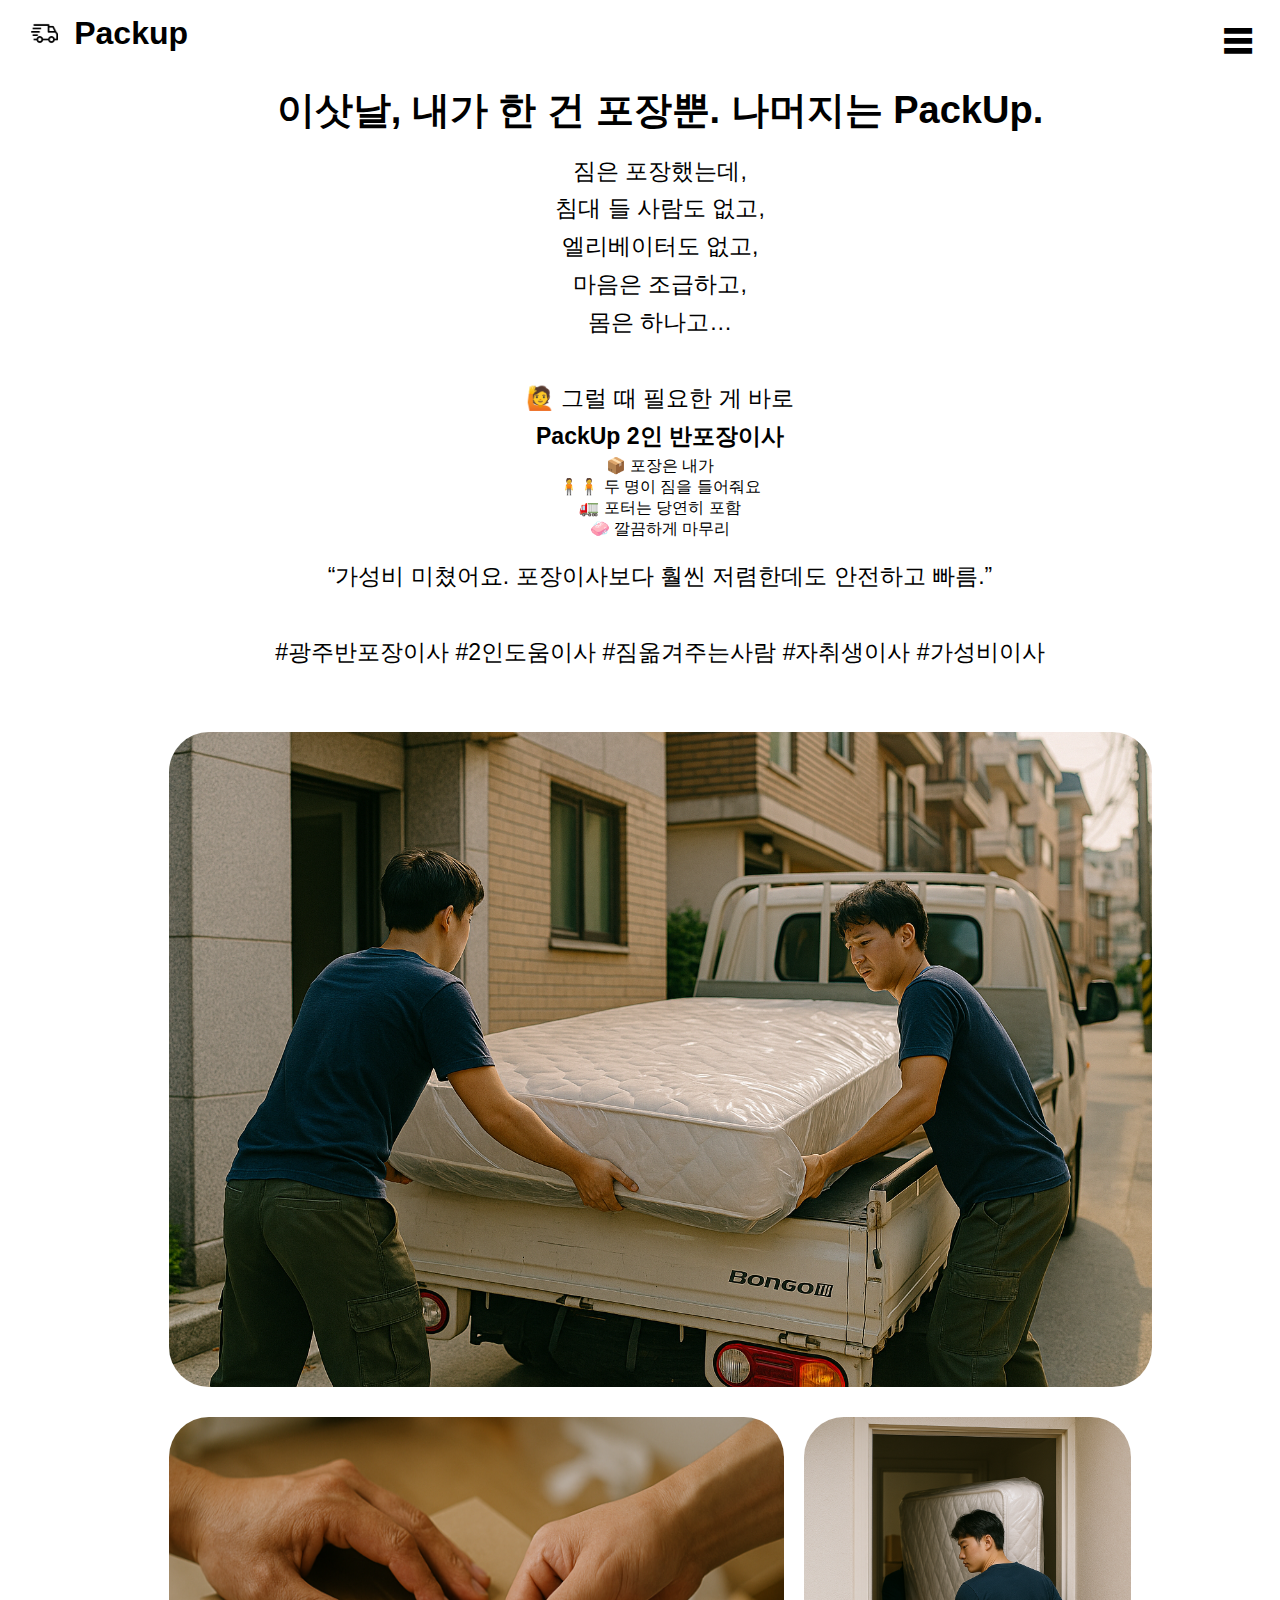
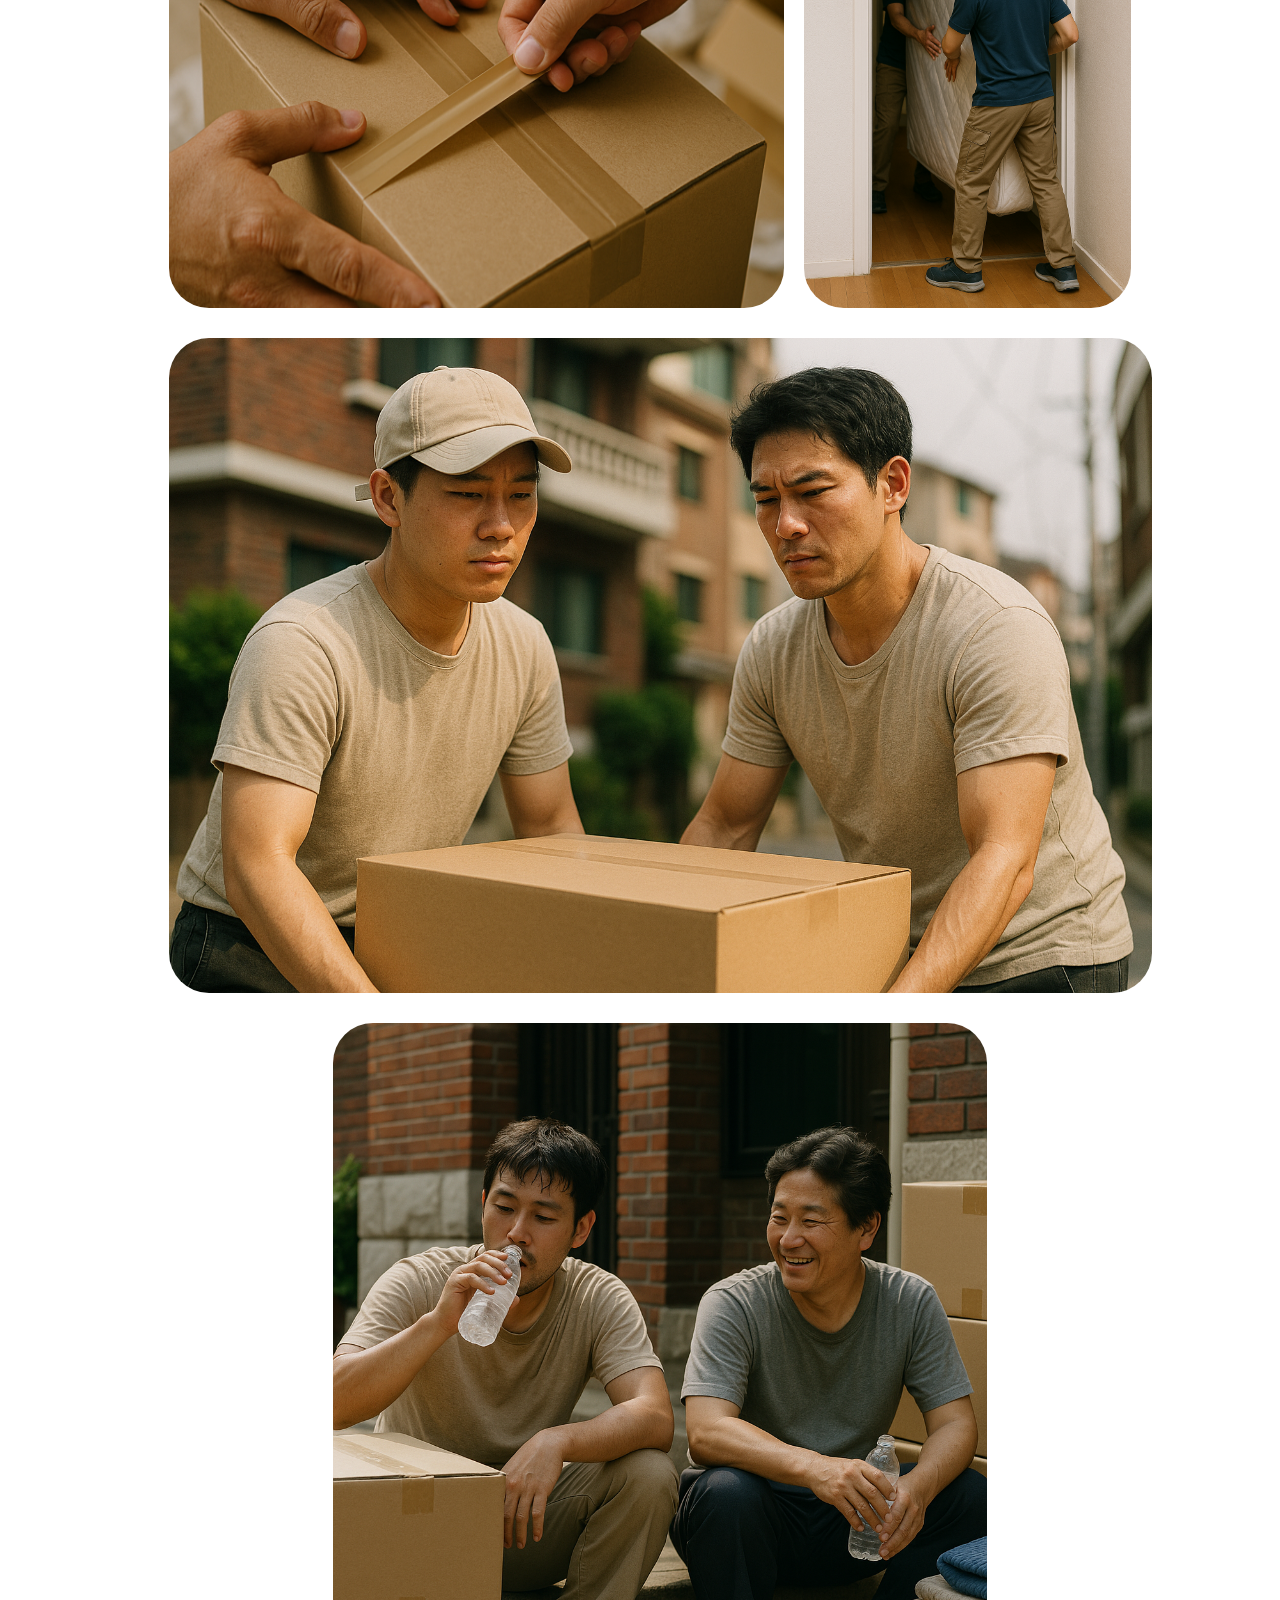
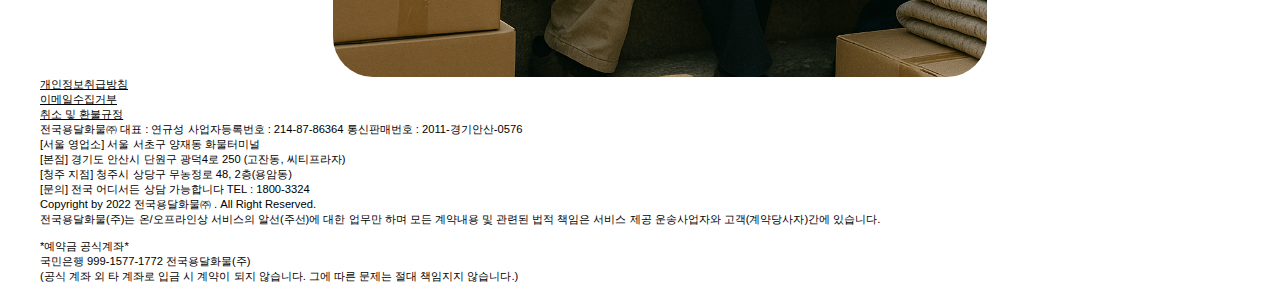
<file: pack up/html/twohelp.html>
<!DOCTYPE html>
<html lang="ko">
<head>
  <meta charset="UTF-8" />
  <meta name="viewport" content="width=device-width, initial-scale=1.0" />
  <title>PackUp - 2인 반포장</title>

  <link rel="stylesheet" href="../css/style.css" />
  <link rel="stylesheet" href="../css/onlyDrive.css" />
</head>

<body>
    <!--<div class="layout-guide">
            <div></div>
            <div></div>
            <div></div>
            <div></div>
            <div></div>
        </div>
    -->

    <header class="site-header">
    <nav class="navbar" aria-label="주요 메뉴">
      <a href="my.html" class="logo" aria-label="Packup 홈으로">
        <img src="../img/delivery.png" alt="Packup 로고" />
        <span>Packup</span>
      </a>

      <button
        class="menu-toggle"
        id="menu-toggle"
        type="button"
        aria-label="메뉴 열기"
      >
        ☰
      </button>

      <button
        class="close-toggle"
        id="close-toggle"
        type="button"
        aria-label="메뉴 닫기"
        style="display:none;"
      >
        ✕
      </button>

      <div class="navbar2" id="navbar2" hidden>
      <ul class="t-row">
      <li>
        <a href="../html/onlyDrive.html" class="menu-pill">
              <span class="menu-text">운전만</span>
              <span class="menu-arrow">›</span>
            </a>
      </li>

      <li>
        <a href="../html/onehelp.html" class="menu-pill">
              <span class="menu-text">1인 도움</span>
              <span class="menu-arrow">›</span>
            </a>
      </li>

      <li>
        <a href="../html/twohelp.html" class="menu-pill">
              <span class="menu-text">2인 도움</span>
              <span class="menu-arrow">›</span>
            </a>
      </li>

      <li>
        <a href="../html/package.html" class="menu-pill">
              <span class="menu-text">완전포장이사</span>
              <span class="menu-arrow">›</span>
            </a>
      </li>
    </ul>

      <ul class="t-row">
      <li>
        <a href="../html/one-half.html" class="menu-pill">
              <span class="menu-text">1인 반포장</span>
              <span class="menu-arrow">›</span>
            </a>
      </li>

      <li>
        <a href="../html/two-half.html" class="menu-pill">
              <span class="menu-text">2인 반포장</span>
              <span class="menu-arrow">›</span>
            </a>
      </li>

      <li>
        <a href="../html/office.html" class="menu-pill">
              <span class="menu-text">사무실이사</span>
              <span class="menu-arrow">›</span>
            </a>
      </li>

      <li>
        <a href="../html/inquiry.html" class="menu-pill">
              <span class="menu-text">견적문의</span>
              <span class="menu-arrow">›</span>
            </a>
      </li>
    </ul>

      <ul class="t-row">
      <li>
        <a href="../html/introduce.html" class="menu-pill wide">
              <span class="menu-text">회사소개</span>
              <span class="menu-arrow">›</span>
            </a>
      </li>

      <li>
        <a href="../html/recruit.html" class="menu-pill wide">
              <span class="menu-text">기사님 모집</span>
              <span class="menu-arrow">›</span>
            </a>
      </li>

      <li>
        <a href="../html/counsel.html" class="menu-cta">
              상담 신청하기
            </a>
      </li>
    </ul>
</div>

    </nav>
  </header>

  <main id="main" class="content">
    <section class="od">
      <div class="od-text">
        <h1 class="onlyDrive-title">이삿날, 내가 한 건 포장뿐. 나머지는 PackUp.</h1>

        <p class="onlyDrive-text">
          짐은 포장했는데,<br />
          침대 들 사람도 없고,<br />
          엘리베이터도 없고,<br />
          마음은 조급하고,<br />
          몸은 하나고…<br /><br />

          🙋 그럴 때 필요한 게 바로<br />
          <strong>PackUp 2인 반포장이사</strong>
        </p>

        <ul class="onlyDrive-bullets">
          <li>📦 포장은 내가</li>
          <li>🧍🧍 두 명이 짐을 들어줘요</li>
          <li>🚛 포터는 당연히 포함</li>
          <li>🧼 깔끔하게 마무리</li>
        </ul>

        <p class="onlyDrive-text">
          “가성비 미쳤어요. 포장이사보다 훨씬 저렴한데도 안전하고 빠름.”<br /><br />
          #광주반포장이사 #2인도움이사 #짐옮겨주는사람 #자취생이사 #가성비이사
        </p>
      </div>

      <div class="od-img">
        <img class="od1" src="../img/the1.png" alt="2인 반포장 서비스 이미지 1" />
        <div class="two-img">
          <img class="the2" src="../img/the2.png" alt="2인 반포장 서비스 이미지 2" />
          <img class="the3" src="../img/the3.png" alt="2인 반포장 서비스 이미지 3" />
        </div>
        <img class="od4" src="../img/the4.png" alt="2인 반포장 서비스 이미지 4" />
        <img class="od5" src="../img/the5.png" alt="2인 반포장 서비스 이미지 5" />
      </div>
    </section>
  </main>

  <footer class="site-footer">
    <div class="footer-content">
      <ul>
        <li><a href="#" class="footer-link">개인정보취급방침</a></li>
        <li><a href="#" class="footer-link">이메일수집거부</a></li>
        <li><a href="#" class="footer-link">취소 및 환불규정</a></li>
      </ul>

      전국용달화물㈜ 대표 : 연규성 사업자등록번호 : 214-87-86364 통신판매번호 : 2011-경기안산-0576<br />
      [서울 영업소] 서울 서초구 양재동 화물터미널<br />
      [본점] 경기도 안산시 단원구 광덕4로 250 (고잔동, 씨티프라자)<br />
      [청주 지점] 청주시 상당구 무농정로 48, 2층(용암동)<br />
      [문의] 전국 어디서든 상담 가능합니다 TEL : 1800-3324<br />
      Copyright by 2022 전국용달화물㈜ . All Right Reserved.<br />
      전국용달화물(주)는 온/오프라인상 서비스의 알선(주선)에 대한 업무만 하며 모든 계약내용 및 관련된 법적 책임은 서비스 제공 운송사업자와 고객(계약당사자)간에 있습니다.<br /><br />

      *예약금 공식계좌*<br />
      국민은행 999-1577-1772 전국용달화물(주)<br />
      (공식 계좌 외 타 계좌로 입금 시 계약이 되지 않습니다. 그에 따른 문제는 절대 책임지지 않습니다.)
    </div>
  </footer>

  <script src="../js/script.js"></script>
</body>
</html>
</file>
<file: pack up/css/style.css>
.layout-guide {
            position: fixed;
            top: 0;
            left: 40px;
            right: 40px;
            height: 100vh;
            pointer-events: none;
            display: grid;
            grid-template-columns: repeat(5, 1fr);
            column-gap: 40px;
            z-index: 0;
            user-select: none;
            opacity: 0.15; 
        }

        .layout-guide > div {
            background-color: #4a90e2;
            border-radius: 5px;
        }

        .content {
            position: relative;
            z-index: 1;
            display: grid;
            grid-template-columns: repeat(5, 1fr);
            
        }

        figure {
            margin: 0;
        }
        
        body {
            color: #000;
            font-family: 'Arial', sans-serif;
            margin:0;
            padding: 0;
        }

        body.menu-open {
            overflow: hidden;
        }

        .menu-toggle,
        .close-toggle {
            position: absolute;
            right: 20px;
            top: 20px;
            border: 0;
            background: transparent;
            padding: 0;
            line-height: 1;
            cursor: pointer;
            -webkit-appearance: none;
            appearance: none;
            color: #000;
        }

        .menu-toggle {
            z-index: 1000;
            font-size: 30px;
            font-weight: 700;
            display: block;
        }

        .close-toggle {
            z-index: 1100;
            font-size: 35px;
            font-weight: 900;
            display: none; 
        }

        .menu-toggle:focus-visible,
        .close-toggle:focus-visible {
            outline: 2px solid rgba(0,0,0,0.35);
            outline-offset: 4px;
            border-radius: 8px;
        }

        .menu-toggle:focus:not(:focus-visible),
        .close-toggle:focus:not(:focus-visible) {
            outline: none;
        }

        .navbar {
            display: flex;
            justify-content: space-between;
            align-items: center;
            background: #fff;
            padding: 15px;
            position: relative;
        }

        .navbar2 {
            position: absolute;
            top: 100%;
            left: 0;
            width: 100%;
            box-sizing: border-box;
            background: #fff;
            border-radius: 0 0 30px 30px;
            box-shadow: 0 4px 6px rgba(0,0,0,0.1);
            z-index: 999;
            overflow: hidden;
            max-height: 0;
            transition: max-height 0.5s ease, padding 0.5s ease;
            display: flex;
            gap: 12px; 
            padding-left: 20px;
            padding-right: 20px;
            padding-top: 0;
            padding-bottom: 0;
        }

        .navbar2.active {
            max-height: 1000px;
            padding-top: 20px;
            padding-bottom: 20px;
        }

        .t-row {
            display: flex;
            flex-direction: column;
            gap: 12px;
            margin: 0;
            padding: 0;
            list-style: none;
        }

        .menu-pill {
            width: 250px; 
            height: 64px;
            display: flex;
            align-items: center;
            justify-content: space-between;
            padding: 0 22px;
            box-sizing: border-box;
            background: #ddd;
            border-radius: 999px;
            text-decoration: none;
            color: #000;
        }

        .menu-pill.wide {
            width: 250px;
        }

        .menu-text {
            font-size: 16px;
            font-weight: 700;
            white-space: nowrap;
        }

        .menu-arrow {
            font-size: 28px;
            line-height: 1;
            transform: translateY(-1px);
        }

        .menu-pill:hover {
            background: #f0ece7;
        }

        .menu-cta {
            width: 250px;
            height: 64px;
            display: flex;
            align-items: center;
            justify-content: center;
            background: #000;
            color: #fff;
            border-radius: 999px;
            text-decoration: none;
            font-weight: 700;
        }

        .menu-cta:hover {
            background: #111;
        }

        .line {
            display: block;
        }

        .logo {
            margin-left: 1rem;
            display: flex;
            align-items: center;
            font-size: 2rem;
            font-weight: bold;
            text-decoration: none;
            color: rgb(0, 0, 0);
        }

        .logo img {
            height: 1.7rem;
            width: auto;
            margin-right: 1rem;
        }
    
        .main {
            text-align: center;
        }

        .header-area {
            grid-column: 1 / 6;
            display: grid;
            grid-template-columns: repeat(5, 1fr);
            height: 43.75rem;
            align-items: stretch;
            overflow: hidden;
        }

        .main-banner {
            margin-left: 2.5%;
            position: relative;
            display: flex;
            height: 100%;
            box-sizing: border-box;
            overflow: hidden;
            border-radius: 3rem 0 0 3rem;
            grid-column: 3 / 6;
            align-self: stretch;
        }

        .main-banner img {
            width: 100%;
            height: 100%;
            object-fit: cover;
        }

        .my-button {
            background-color: #000000;
            color: rgb(255, 255, 255);
            padding: 0.7rem 6.3rem;
            border: none;
            border-radius: 3rem;
            cursor: pointer;
            font-size: 1.5rem;
            transition: background-color 0.3s ease;
            text-decoration: none;
        }

        .left-h {
            align-items: center;
            display: flex;
            flex-direction: column;
            padding: 0 3rem;
            height: 100%;
            grid-column: 1 / 3;
            width: auto;
            overflow: hidden;
        }

        .my-button:hover {
            background-color: #ffffff;
            color: rgb(0, 0, 0);
            font-weight: bold;
        }

        .main-btn {
            display: flex;
            justify-content: center;
            align-items: center;
            margin-top: 0.5rem;
            margin-bottom: 1rem;
        }

        .middle-content {
            flex-grow: 1;
            display: flex;
            flex-direction: column;
            justify-content: center;
            align-items: center;
            text-align: center;
        }

        .low-btn {
            display: flex;
            gap: 1rem;
        }

        .lowbtn {
            background-color: #ddd;
            color: #000;
            border-radius: 2rem;
            text-decoration: none;
            font-size: 1rem;
            padding: 0.7rem 2.5rem;
        }

        .isa {
            font-weight: bold;
            font-size: 2.42rem;
            color: #000000;
            text-align: center;
            margin: 0;
        }

        .isa-text {
            font-size: 1.5rem;
            color: #000000;
            text-align: center;
            margin: 0;
        }


        .why-text {    
            grid-column: 1 / 6;
            display: grid;
            grid-template-columns: repeat(5, 1fr);
            gap: 2.5rem; 
            padding: 2.5rem;
            justify-content: flex-start;   
        }
       
        .big-c {
            margin: 0;
            font-weight: bold;
            font-size: 31rem;
            color: rgb(0, 0, 0);
        }
        .small-c {
            font-weight: bold;
            font-size: 2.5rem;
            color: #000000;
        }
        .text-line {
            grid-column: 1 / 3;
            display: flex;
            flex-direction: row; 
            justify-content: flex-start; 
            align-items: center; 
            margin: 0;
            padding: 0;
        }
        .l-big {
            margin: 0;
            font-weight: bold;
            font-size: 2rem;
            color: rgb(0, 0, 0);
        }
        
        .l-small {
            font-size: 1.3rem;
            margin: 0;
        }
        .l-container {
            margin-top: 5rem;
            grid-column: 3 / 6;
            display: flex;
            align-items: flex-start;
            gap: 2.5rem;
        }

        .l-text,
        .c-img,
        .he-img,
        .ha-img {
            background-color: #ddd;
        }

        .l-text {
            margin-top: 0;
            display: flex;
            flex-direction: column;
            flex: 1 1 18rem;
            max-width: 18.2rem;
            min-height: 10rem;
            padding: 1.4rem;
            box-sizing: border-box;
            border-radius: 2rem;
            justify-content: flex-start;
            align-items: flex-start;
        }

        .r-text {
            display: flex;
            flex-direction: column;
            align-items: flex-start;
            margin-left: 0rem;
            flex: 1 1 18rem;
            gap: 3.1rem;
            text-align: center;
        }
                
        .top-img {
            display: flex;
            gap: 2.5rem;
            justify-content: center;
        }
        .c-img {
            display: flex;
            flex-direction: column;
            align-items: center;
            justify-content: center;
            width: 18.2rem;
            height: 16rem;
            border-radius: 2rem;
            padding: 1.3rem;
            box-sizing: border-box;
        }

        .car {
            margin-bottom: 1rem;
            width: 100%;
            height: auto;
        }

        .drive {
            text-align: center;
            margin: 0;
        }

        .he-img {
            display: flex;
            flex-direction: column;
            align-items: center;
            justify-content: center;
            width: 18.2rem;
            height: 16rem;
            border-radius: 2rem;
            padding: 1.3rem;
            box-sizing: border-box;
        }

        .help {
            width: 90%; 
            margin-bottom: 1rem;
            height: auto;
        }

        .help-text {
            text-align: center;
            margin: 0;
        }

        .ha-img {
            display: flex;
            flex-direction: column;
            align-items: center;
            justify-content: center;
            width: 18.2rem;
            height: 16rem;
            border-radius: 2rem;
            padding: 1.3rem;
            box-sizing: border-box;
        }

        .half {
            width: 75%;
            height: auto;
        }

        .ha-text {
            text-align: center;
            margin: 0;
        }

        .hour {
            grid-column: 1 / 6;
            display:flex;
            gap: 2rem;
        }

        .hour-img {
            width: 58.5%;
            border-radius: 0 3rem 3rem 0;
            order: 1;
        }

        .hour-text {
            order: 2;
        }

        .hour-b {
            margin: 1rem;
            font-size: 2.5rem;
            font-weight: bold;
        }

        .hour-s {
            margin: 1rem;
            font-size: 1.3rem;
            font-weight: 550;
        }

        .req {
            display: flex;
            flex-direction: column;
            justify-content: center;
            align-items: flex-start;
            grid-column: 1 / 3; 
            border-radius: 1.3rem;
            padding: 1.3rem 2.5rem;
        }

        .req-b {
            font-weight: bold;
            font-size: 2.5rem;
            margin: 0;
        }

        .req-s {
            font-size: 1.6rem;
            font-weight: 550;
            margin-top: 0.6rem;
        }

        .drive-list {
            display: grid;
            grid-template-columns: repeat(5, 1fr);
            gap: 1rem 2.6rem;
            width: fit-content;
            margin: 0 auto;
            grid-column: 1 / -1;
        }

        .drive-list > div,
        .drive-list > article {
            width: 100%;
            max-width: 18rem;
            height: 29rem;
            padding: 2rem;
            box-sizing: border-box;
            background-color: #ddd;
            border-radius: 2rem;
            display: flex;
            flex-direction: column;
            align-items: center;
        }

        .car1 {
            width: 100%;
            max-width: none;
            height: auto;
        }

        .drive-title {
            margin-top: 1rem;
            margin-bottom: 0.7rem;
            font-size: 1.6rem;
            font-weight: bold;
        }

        .drive-text {
            margin: 0;
            font-size: 1.2rem;
        }

        .thx {
            grid-column: 1 / 3;
        }

        .thx-b {
            margin-left: 2.5rem;
            font-weight: bold;
            font-size: 2.5rem;
            margin-bottom: 0;
        }

        .thx-s {
            margin-top: 1rem;
            margin-left: 2.5rem;
            font-size: 1.5rem;
            font-weight: 550;
        }

        .msg {
            display: grid;
            grid-template-columns: repeat(5, 1fr);
            gap: 2rem 0.55rem;
            width: fit-content;
            margin: 0 auto;
            grid-column: 1 / -1;
        }

        .msg-img {
            width: 100%;
            max-width: 20rem;
            padding: 1rem;
            box-sizing: border-box;
            display: flex;
            flex-direction: column;
            align-items: center;
        }

        .menu-toggle:hover {
            transform: translateY(5px);
        }

        .somet {
            margin-left: 2.5rem;
            grid-column: 1 / 3;
            font-size: 2rem;
            font-weight: bold;
        }

        .quest-t {
            grid-column: 1 / -1;
            padding-bottom: 12.5rem;
            display: grid;

        }
        .dimg-text{
            display: flex;
            align-items: center;
            justify-content: space-between;
            width: 38.5rem;
            max-width: 100%;
            padding: 1.2rem 1.6rem;
            background: #ddd;
            border-radius: 999px;
            cursor: pointer;
            box-sizing: border-box;
        }


        .img-q{
            position: static;
            transform: none;
            padding: 0;
            font-size: 1.1rem;
            font-weight: 600;
            color: #000;
            text-align: left;
            line-height: 1.3;
        }

        .chev{
            width: 12px;
            height: 12px;
            border-right: 2px solid #000;
            border-bottom: 2px solid #000;
            transform: rotate(45deg);
            transition: transform 0.25s ease;
            flex: 0 0 auto;
        }


        details[open] .chev{
            transform: rotate(-135deg);
        }


        .qa-text{
            width: 38.5rem;
            max-width: 100%;
            box-sizing: border-box;
            max-height: 0;
            overflow: hidden;
            margin: 0;
            padding: 0 1.6rem;
            border-radius: 1.6rem;
            background-color: #ddd;
            text-align: left;
            opacity: 0;
            transition: max-height 0.4s ease, opacity 0.4s ease, padding 0.4s ease, margin 0.4s ease;
        }

        .ans[open] .qa-text{
            max-height: 40rem;
            margin: 0.6rem 0 0.9rem 0;
            padding: 1rem 1.6rem;
            opacity: 1;
        }

        .ans{
            width: 100%;
            max-width: 38.5rem;
        }

        .quest-img {
            grid-column: 3 / 6;
            display: flex;
            flex-direction: column;
            align-items: flex-end;
            margin-left: auto; 
            margin-right: 2rem; 
            padding-right: 0;
            margin-top: 2.5rem;
            gap: 1.2rem;
        }

        .footer-content {
            margin-left: 2.5rem;
            font-size: 0.7rem;
        }

        ul {
            margin-bottom: 0;
            padding-left: 1rem;
        }

        a {
            color: black; 
            text-decoration: underline;
        }

        summary {
            list-style: none;
            cursor: pointer;
        }

        summary::-webkit-details-marker {
            display: none;
        }


        summary::marker {
            content: "";
        }


        .visually-hidden {
            position: absolute !important;
            width: 1px !important;
            height: 1px !important;
            padding: 0 !important;
            margin: -1px !important;
            overflow: hidden !important;
            clip: rect(0, 0, 0, 0) !important;
            white-space: nowrap !important;
            border: 0 !important;
        }


        .menu-toggle,
        .close-toggle {
            width: 44px;
            height: 44px;
            display: inline-flex;
            align-items: center;
            justify-content: center;
            padding: 0;
            line-height: 1;
        }

        .menu-toggle { font-size: 30px; font-weight: 800; }
        .close-toggle { font-size: 30px; font-weight: 800; }

        .menu-toggle:hover { transform: none; }
        
@media (max-width: 1621px) {
    .l-container, .top-img {
        flex-direction: column;
        gap: 1.5rem;
        align-items: center;
    }

    .l-text {
        margin-left: 0;
    }

    .drive-list {
        grid-template-columns: repeat(3, 1fr);
    }

}


@media (max-width: 1024px) {
    .header-area {
        gap: 3rem;
    }
    .middle-content {
        align-items: center; 
        text-align: center;
    }
    .header-area {
        grid-template-columns: 1fr;
        height: auto;
    }

    .left-h {
        grid-column: 1 / -1;
        padding: 2rem;
        align-items: center;
        text-align: center;
    }

    .main-banner {
        grid-column: 1 / -1;
        margin-left: 0;
        border-radius: 2rem;
        height: 38rem;
    }

    .isa {
        font-size: 2rem;
        
    }

    .isa-text {
        font-size: 1.2rem; 
    }

    .content {
        grid-template-columns: 1fr;
        justify-items: center; 
        text-align: center;
    }

    .l-container, .r-text {
         margin-top: 0; 
         margin-bottom: 1rem;
        grid-column: 1 / -1;
    }

    .why-text {
        grid-template-columns: 1fr;
        justify-items: center;
        text-align: center;
        gap: 2rem;
        padding-top: 0rem;
        padding-bottom: 0rem;
        gap: 0;  
    }

    .l-text {
        margin-top: 0;
    }

    .hour-text {
        justify-self: start;
        text-align: left;
    }

    .hour-b {
        font-size: 2rem;
    }

    .hour-s {
        font-size: 1.2rem;
    }

    .drive-list {
        grid-template-columns: repeat(3, 1fr);
    }

    .quest-t {
        display: flex;
        flex-direction: column;
        justify-content: center;
        align-items: center;
        text-align: center;
    }

    .somet {
        font-size: 1.8rem;
    }

    .img-q {
        font-size: 0.75rem;
    }
}


@media (max-width: 600px) {
    :root { --mobile-header-h: 56px; }
    .menu-toggle {
        font-size: 2rem; 
        top: 1rem;
        right: 1rem;
    }

    .close-toggle {
        font-size: 2.2rem;
        top: 1rem;
        right: 1rem;
    }

    .navbar{
        position: fixed;
        top: 0;
        left: 0;
        width: 100%;
        z-index: 2100;
        background: #fff;
        display: flex;
        align-items: center;             
        justify-content: space-between;  
        padding: 10px 16px;
    }
    .content{
        padding-top: var(--mobile-header-h); 
    }

    .menu-toggle,
    .close-toggle {
        position: fixed;  
        z-index: 2102;
    }

    .navbar2 {
        position: fixed;
        top: var(--mobile-header-h);    
        left: 0;
        width: 100vw;
        height: calc(100vh - var(--mobile-header-h));
        border-radius: 0;
        padding-top: 0;
        display: flex;
        flex-direction: column;
        align-items: center;
        gap: 0.9rem;
        overflow: hidden;
        max-height: 0;
        transition: max-height 0.4s ease, padding-top 0.4s ease;
        z-index: 2000; 
    }

    .navbar2.active {
        max-height: calc(100vh - var(--mobile-header-h));
        padding-top: 2.5rem;
    }


    .t-row {
        width: 100%;
        align-items: center;
    }

    .menu-arrow {
        font-size: 1.4rem;
    }

    

    .left-h {
        padding: 1rem;
    }

    .main-btn a {
        padding: 0.5rem 2rem;
        font-size: 1.2rem;
    }

    .low-btn {
        align-items: center;
    }

    .lowbtn {
        width: 100%;
        text-align: center;
        white-space: nowrap;
    }

    .main-banner {
        height: 15rem;
        border-radius: 1rem;
    }

    .big-c {
        font-size: 15rem;
    }

    .small-c {
        font-size: 1.8rem;
    }
    
    .l-container {
        display: flex;
        flex-direction: column; 
        gap: 1rem; 
        align-items: center;
    }

    .top-img {
        display: flex;
        flex-direction: column; 
        gap: 1rem;  
        align-items: center; 
    }

    .r-text {
        gap: 1rem;
    }

    .hour {
        flex-direction: column;
        gap: 1rem;   
        align-items: center; 
    }

    .hour-text {
        order: 1;
        display: flex;
        flex-direction: column;   
        justify-content: center; 
        align-items: center;      
        text-align: center;       
          
    }

    .hour-img {
        width: 90%;
        border-radius: 1rem;
        order: 2;
    }

    .req {
        flex-direction: column;
        align-items: center;
    }

    .req-b {
        font-size: 1.8rem;
    }

    .req-s {
        font-size: 1.2rem;
    }

    .drive-list {
        grid-template-columns: repeat(2, 1fr);
    }

    .drive-title{
        font-size: 1rem;
    }

    .drive-text{
        font-size: 0.88rem;
    }

    .drive-list > div, 
    .drive-list > article {
        height: 22rem;
    }

    

    .thx-b {
        margin-top: 2rem;
        font-size: 1.9rem;
    }

    .thx-s {
        font-size: 1.23rem;
    }

    .msg {
        grid-template-columns: repeat(2, 1fr);
    }

   .quest-t {
        display: flex;
        flex-direction: column;
        justify-content: center;
        align-items: center;
        text-align: center;
        gap: 1.2rem;
    }

    .somet {
        margin-left: 0;
        grid-column: 1 / -1;
        text-align: center;
        font-size: 1.6rem;
        line-height: 1.4;
        padding: 0 1.5rem;
        word-break: keep-all;
    }

    .quest-img {
        grid-column: 1 / -1;
        width: 100%;
        max-width: 100%;

        display: flex;
        flex-direction: column;
        align-items: stretch;

        margin: 0;
        padding: 0 1.5rem;
        box-sizing: border-box;

        gap: 1rem;
    }

    .ans {
        width: 100%;
        max-width: 100%;
    }

    .dimg-text {
        width: 100%;
        max-width: 100%;
        box-sizing: border-box;
    }

    .qa-text {
        width: 100%;
        max-width: 100%;
        box-sizing: border-box;
    }
    .logo{
        display: flex;
        align-items: center; 
        line-height: 1;    
        margin: 0;
    }

     :root { --mobile-header-h: 56px; }

    .navbar {
        height: var(--mobile-header-h);
        padding: 0 16px;          
        box-sizing: border-box;
    }

    
    .menu-toggle,
    .close-toggle {
        top: calc((var(--mobile-header-h) - 44px) / 2);
        right: 16px;  
    }


    .logo {
        line-height: 1;
        margin: 0;
    }
}
</file>
<file: consult.css>
:root{
        --bg:#f7f7fb;
        --card:#ffffff;
        --text:#0f1624;
        --subtext:#6b7280;
        --line:#e5e7eb;
        --radius:12px;
        --danger:#ef4444;
        }

        *{ box-sizing:border-box; }

        body {
            color:var(--text);
            font-family: 'Arial', sans-serif;
            margin:0;
            padding: 0;
        }

        .wrap {
            max-width:980px;
            margin:0 auto;
            padding:18px 18px;
        }

        .btn {
            appearance:none;
            border:1px solid var(--line);
            background:var(--card);
            color:var(--text);
            padding:10px 12px;
            border-radius:999px;
            font-weight:600;
            cursor:pointer;
        }

        .btn:hover { border-color:#cbd5e1; }

        .main .wrap{ padding:28px 180px 60px; }

        .card{
            background:var(--card);
            border:1px solid var(--line);
            border-radius:var(--radius);
            padding:18px;
            box-shadow: 0 6px 18px rgba(17,24,39,0.04);
        }

        .title{
            margin:0 0 6px;
            font-size:26px;
            letter-spacing:-0.4px;
        }

        .sub{
            margin:0 0 18px;
            color:var(--subtext);
            line-height:1.5;
            font-size:14px;
        }

        .form{
            display:grid;
            gap:14px;
        }

        .row{
            display:grid;
            grid-template-columns: 1fr 1fr;
            gap:12px;
        }
        .label-left {
            margin-left: 15px;
            text-align: left;
            justify-self: start;
        }

        .field label{
            font-size:13px;
            font-weight:700;
            display:block;
            margin-bottom:6px;
        }

        .req{ color:var(--danger); }

        .hint{
            font-size:12px;
            color:var(--subtext);
            margin:6px 0 0;
            line-height:1.45;
        }

        .error{
            font-size:12px;
            color:var(--danger);
            margin:6px 0 0;
            min-height: 14px;
        }

        input, select, textarea{
            width:100%;
            border:1px solid var(--line);
            border-radius:12px;
            padding:12px 12px;
            font-size:14px;
            background:#fff;
            outline:none;
        }

        textarea{
            min-height:140px;
            resize:vertical;
        }

        input:focus, select:focus, textarea:focus{
            border-color:#94a3b8;
            box-shadow: 0 0 0 3px rgba(148,163,184,0.25);
        }

        .input-error{
            border-color: rgba(239, 68, 68, 0.7);
            box-shadow: 0 0 0 3px rgba(239, 68, 68, 0.18);
        }

        .checkline{
            display:flex;
            gap:10px;
            align-items:flex-start;
            margin-top:6px;
        }

        .checkline input{
            width:auto;
            margin-top:2px;
        }

        .agreeText{
            font-size:13px;
            color:var(--text);
            line-height:1.45;
            font-weight:600;
            cursor:pointer;
        }

        .subtext{ color:var(--subtext); font-weight:500; }

        .actions{
            display:flex;
            gap:10px;
            flex-wrap:wrap;
            margin-top:6px;
        }

        .submit{
            border:none;
            background:#0f1624;
            color:#fff;
            padding:12px 205px;
            border-radius:12px;
            font-weight:800;
            cursor:pointer;
        }

        .submit:hover{ opacity:0.92; }

        .cons-home{
            border:1px solid var(--line);
            background:#fff;
            color:var(--text);
            padding:12px 14px;
            border-radius:12px;
            font-weight:800;
            cursor:pointer;
            text-decoration:none;
            display:inline-flex;
            align-items:center;
            justify-content:center;
        }

        .footer{
            border-top:1px solid var(--line);
            color:var(--subtext);
            font-size:12px;
            padding:18px 0 26px;
        }


@media (max-width: 1024px){
        .submit {
            padding:12px 135px;
        }
    }
@media (max-width: 850px){
    .main .wrap{ padding:60px 0px 60px; }
    
}
</file>
<file: style.css>
:root{
    --bg:#f7f7fb;
    --btnbg:#ddd;
    --counsel:#0f1624;
    --text:#000;
    --radius: 12px;
}

.layout-guide {
    position: fixed;
    top: 0;
    left: 40px;
    right: 40px;
    height: 100vh;
    pointer-events: none;
    display: grid;
    grid-template-columns: repeat(5, 1fr);
    column-gap: 40px;
    z-index: 0;
    user-select: none;
    opacity: 0.15; 
}

.layout-guide > div {
    background-color: #4a90e2;
    border-radius: 5px;
}

.content {
    position: relative;
    z-index: 1;
    display: grid;
    grid-template-columns: repeat(5, 1fr);
}

figure {
    margin: 0;
}

body {
    color:var(--text);
    font-family: 'Arial', sans-serif;
    margin:0;
    padding: 0;
}

.menu-open { overflow: hidden; }

.menu-toggle,
.close-toggle {
    position: absolute;
    right: 20px;
    top: 20px;
    border: 0;
    background: transparent;
    padding: 0;
    line-height: 1;
    cursor: pointer;
    -webkit-appearance: none;
    appearance: none;
    color:var(--text);
}

.menu-toggle {
    z-index: 1000;
    font-size: 30px;
    font-weight: 700;
    display: block;
}

.close-toggle {
    z-index: 1100;
    font-size: 35px;
    font-weight: 900;
    display: none; 
}

.menu-toggle:focus-visible,
.close-toggle:focus-visible {
    outline: 2px solid rgba(0,0,0,0.35);
    outline-offset: 4px;
    border-radius: 8px;
}

.menu-toggle:focus:not(:focus-visible),
.close-toggle:focus:not(:focus-visible) {
    outline: none;
}

.navbar {
    display: flex;
    justify-content: space-between;
    align-items: center;
    background:var(--bg);
    padding: 15px;
    position: relative;
}

.navbar2 {
    position: absolute;
    top: 100%;
    left: 0;
    width: 100%;
    box-sizing: border-box;
    background:var(--bg);
    border-radius: 0 0 12px 12px;
    box-shadow: 0 4px 6px rgba(0,0,0,0.1);
    z-index: 999;
    overflow: hidden;
    max-height: 0;
    transition: max-height 0.5s ease, padding 0.5s ease;
    display: flex;
    gap: 12px; 
    padding-left: 20px;
    padding-right: 20px;
    padding-top: 0;
    padding-bottom: 0;
}

.navbar2.active {
    max-height: 1000px;
    padding-top: 20px;
    padding-bottom: 20px;
}

.t-row {
    display: flex;
    flex-direction: column;
    gap: 12px;
    margin: 0;
    padding: 0;
    list-style: none;
}

.menu-pill {
    width: 250px; 
    height: 64px;
    display: flex;
    align-items: center;
    justify-content: space-between;
    padding: 0 22px;
    box-sizing: border-box;
    background:var(--btnbg);
    border-radius: var(--radius);
    text-decoration: none;
    color:var(--text);
}

.menu-pill.wide {
    width: 250px;
}

.menu-text {
    font-size: 16px;
    font-weight: 700;
    white-space: nowrap;
}

.menu-arrow {
    font-size: 28px;
    line-height: 1;
    transform: translateY(-1px);
}

.menu-pill:hover {
    background: #f0ece7;
}

.menu-cta {
    width: 250px;
    height: 64px;
    display: flex;
    align-items: center;
    justify-content: center;
    background:var(--counsel);
    color: #fff;
    border-radius: var(--radius);
    text-decoration: none;
    font-weight: 700;
}

.menu-cta:hover {
    background: #111;
}

.line {
    display: block;
}

.logo {
    margin-left: 16px;
    display: flex;
    align-items: center;
    font-size: 32px;
    font-weight: bold;
    text-decoration: none;
    color: rgb(0, 0, 0);
}

.logo img {
    height: 27.2px;
    width: auto;
    margin-right: 16px;
}

.main {
    text-align: center;
}

.header-area {
    grid-column: 1 / 6;
    display: grid;
    grid-template-columns: repeat(5, 1fr);
    height: 700px;
    align-items: stretch;
    overflow: hidden;
}

.main-banner {
    margin-left: 2.5%;
    position: relative;
    display: flex;
    height: 100%;
    box-sizing: border-box;
    overflow: hidden;
    border-radius: 12px 0 0 12px;
    grid-column: 3 / 6;
    align-self: stretch;
}

.main-banner img {
    width: 100%;
    height: 100%;
    object-fit: cover;
}

.my-button {
    background-color:var(--counsel);
    color: rgb(255, 255, 255);
    padding: 11.2px 100.8px;
    border: none;
    border-radius: var(--radius);
    cursor: pointer;
    font-size: 24px;
    transition: background-color 0.3s ease;
    text-decoration: none;
}

.left-h {
    align-items: center;
    display: flex;
    flex-direction: column;
    padding: 0 48px;
    height: 100%;
    grid-column: 1 / 3;
    width: auto;
    overflow: hidden;
}

.my-button:hover {
    background-color: #ffffff;
    color: rgb(0, 0, 0);
    font-weight: bold;
}

.main-btn {
    display: flex;
    justify-content: center;
    align-items: center;
    margin-top: 8px;
    margin-bottom: 16px;
}

.middle-content {
    flex-grow: 1;
    display: flex;
    flex-direction: column;
    justify-content: center;
    align-items: center;
    text-align: center;
}

.low-btn {
    display: flex;
    gap: 16px;
}

.lowbtn {
    background-color:var(--btnbg);
    color:var(--text);
    border-radius: var(--radius);
    text-decoration: none;
    font-size: 16px;
    padding: 11.2px 40px;
}

.isa {
    font-weight: bold;
    font-size: 38.72px;
    color:var(--text);
    text-align: center;
    margin: 0;
}

.isa-text {
    font-size: 24px;
    color: var(--text);
    text-align: center;
    margin: 0;
}

.why-text {    
    grid-column: 1 / 6;
    display: grid;
    grid-template-columns: repeat(5, 1fr);
    gap: 40px;
    padding: 40px;
    justify-content: flex-start;   
}

.big-c {
    margin: 0;
    font-weight: bold;
    font-size: 496px;
    color: rgb(0, 0, 0);
}

.small-c {
    font-weight: bold;
    font-size: 40px;
    color:var(--text);
}

.text-line {
    grid-column: 1 / 3;
    display: flex;
    flex-direction: row; 
    justify-content: flex-start; 
    align-items: center; 
    margin: 0;
    padding: 0;
}

.l-big {
    margin: 0;
    font-weight: bold;
    font-size: 32px;
    color: rgb(0, 0, 0);
}

.l-small {
    font-size: 20.8px;
    margin: 0;
}

.l-container {
    margin-top: 80px;
    grid-column: 3 / 6;
    display: flex;
    align-items: flex-start;
    gap: 40px;
}

.l-text,
.c-img,
.he-img,
.ha-img {
    background-color:var(--btnbg);
}

.l-text {
    margin-top: 0;
    display: flex;
    flex-direction: column;
    flex: 1 1 288px;
    max-width: 291.2px;
    min-height: 160px;
    padding: 22.4px;
    box-sizing: border-box;
    border-radius: var(--radius);
    justify-content: flex-start;
    align-items: flex-start;
}

.r-text {
    display: flex;
    flex-direction: column;
    align-items: flex-start;
    margin-left: 0px;
    flex: 1 1 288px;
    gap: 49.6px;
    text-align: center;
}

.top-img {
    display: flex;
    gap: 40px;
    justify-content: center;
}

.c-img {
    display: flex;
    flex-direction: column;
    align-items: center;
    justify-content: center;
    width: 291.2px;
    height: 256px;
    border-radius: var(--radius);
    padding: 20.8px;
    box-sizing: border-box;
}

.car {
    margin-bottom: 16px;
    width: 100%;
    height: auto;
}

.drive {
    text-align: center;
    margin: 0;
}

.he-img {
    display: flex;
    flex-direction: column;
    align-items: center;
    justify-content: center;
    width: 291.2px;
    height: 256px;
    border-radius: var(--radius);
    padding: 20.8px;
    box-sizing: border-box;
}

.help {
    width: 90%; 
    margin-bottom: 16px;
    height: auto;
}

.help-text {
    text-align: center;
    margin: 0;
}

.ha-img {
    display: flex;
    flex-direction: column;
    align-items: center;
    justify-content: center;
    width: 291.2px;
    height: 256px;
    border-radius: var(--radius);
    padding: 20.8px;
    box-sizing: border-box;
}

.half {
    width: 75%;
    height: auto;
}

.ha-text {
    text-align: center;
    margin: 0;
}

.hour {
    grid-column: 1 / 6;
    display:flex;
    gap: 32px;
}

.hour-img {
    width: 58.5%;
    border-radius: 0 12px 12px 0;
    order: 1;
}

.hour-text {
    order: 2;
}

.hour-b {
    margin: 16px;
    font-size: 40px;
    font-weight: bold;
}

.hour-s {
    margin: 16px;
    font-size: 20.8px;
    font-weight: 550;
}

.req {
    display: flex;
    flex-direction: column;
    justify-content: center;
    align-items: flex-start;
    grid-column: 1 / 3; 
    border-radius: var(--radius);
    padding: 20.8px 40px;
}

.req-b {
    font-weight: bold;
    font-size: 40px;
    margin: 0;
}

.req-s {
    font-size: 25.6px;
    font-weight: 550;
    margin-top: 9.6px;
}

.drive-list {
    display: grid;
    grid-template-columns: repeat(5, 1fr);
    gap: 16px 41.6px;
    width: fit-content;
    margin: 0 auto;
    grid-column: 1 / -1;
}

.drive-list > div,
.drive-list > article {
    width: 100%;
    max-width: 288px;
    height: 464px;
    padding: 32px;
    box-sizing: border-box;
    background-color:var(--btnbg);
    border-radius: var(--radius);
    display: flex;
    flex-direction: column;
    align-items: center;
}

.car1 {
    width: 100%;
    max-width: none;
    height: auto;
}

.drive-title {
    margin-top: 16px;
    margin-bottom: 11.2px;
    font-size: 25.6px;
    font-weight: bold;
}

.drive-text {
    margin: 0;
    font-size: 19.2px;
}

.thx {
    grid-column: 1 / 3;
}

.thx-b {
    margin-left: 40px;
    font-weight: bold;
    font-size: 40px;
    margin-bottom: 0;
}

.thx-s {
    margin-top: 16px;
    margin-left: 40px;
    font-size: 24px;
    font-weight: 550;
}

.msg {
    display: grid;
    grid-template-columns: repeat(5, 1fr);
    gap: 32px 8.8px;
    width: fit-content;
    margin: 0 auto;
    grid-column: 1 / -1;
}

.msg-img {
    width: 100%;
    max-width: 320px;
    padding: 16px;
    box-sizing: border-box;
    display: flex;
    flex-direction: column;
    align-items: center;
}

.menu-toggle:hover {
    transform: translateY(5px);
}

.somet {
    margin-left: 40px;
    grid-column: 1 / 3;
    font-size: 32px;
    font-weight: bold;
}

.quest-t {
    grid-column: 1 / -1;
    padding-bottom: 200px;
    display: grid;
}

.dimg-text{
    display: flex;
    align-items: center;
    justify-content: space-between;
    width: 616px;
    max-width: 100%;
    padding: 19.2px 25.6px;
    background:var(--btnbg);
    border-radius: var(--radius);
    cursor: pointer;
    box-sizing: border-box;
}

.img-q{
    position: static;
    transform: none;
    padding: 0;
    font-size: 17.6px;
    font-weight: 600;
    color:var(--text);
    text-align: left;
    line-height: 1.3;
}

.chev{
    width: 12px;
    height: 12px;
    border-right: 2px solid #000;
    border-bottom: 2px solid #000;
    transform: rotate(45deg);
    transition: transform 0.25s ease;
    flex: 0 0 auto;
}

details[open] .chev{
    transform: rotate(-135deg);
}

.qa-text{
    width: 616px;
    max-width: 100%;
    box-sizing: border-box;
    max-height: 0;
    overflow: hidden;
    margin: 0;
    padding: 0 25.6px;
    border-radius: var(--radius);
    background-color:var(--btnbg);
    text-align: left;
    opacity: 0;
    transition: max-height 0.4s ease, opacity 0.4s ease, padding 0.4s ease, margin 0.4s ease;
}

.ans[open] .qa-text{
    max-height: 640px;
    margin: 9.6px 0 14.4px 0;
    padding: 16px 25.6px;
    opacity: 1;
}

.ans{
    width: 100%;
    max-width: 616px;
}

.quest-img {
    grid-column: 3 / 6;
    display: flex;
    flex-direction: column;
    align-items: flex-end;
    margin-left: auto; 
    margin-right: 32px;
    padding-right: 0;
    margin-top: 40px;
    gap: 19.2px;
}

.footer-content {
    margin-left: 40px;
    font-size: 11.2px;
}

ul {
    margin-bottom: 0;
    padding-left: 16px;
}

a {
    color: black; 
    text-decoration: underline;
}

summary {
    list-style: none;
    cursor: pointer;
}

summary::-webkit-details-marker {
    display: none;
}

summary::marker {
    content: "";
}

.visually-hidden {
    position: absolute !important;
    width: 1px !important;
    height: 1px !important;
    padding: 0 !important;
    margin: -1px !important;
    overflow: hidden !important;
    clip: rect(0, 0, 0, 0) !important;
    white-space: nowrap !important;
    border: 0 !important;
}

.menu-toggle,
.close-toggle {
    width: 44px;
    height: 44px;
    display: inline-flex;
    align-items: center;
    justify-content: center;
    padding: 0;
    line-height: 1;
}

.menu-toggle { font-size: 30px; font-weight: 800; }
.close-toggle { font-size: 30px; font-weight: 800; }

.menu-toggle:hover { transform: none; }

@media (max-width: 1621px) {
    .l-container, .top-img {
        flex-direction: column;
        gap: 24px;
        align-items: center;
    }

    .l-text {
        margin-left: 0;
    }

    .drive-list {
        grid-template-columns: repeat(3, 1fr);
    }
}

@media (max-width: 1024px) {
    .header-area {
        gap: 48px;
    }

    .middle-content {
        align-items: center; 
        text-align: center;
    }

    .header-area {
        grid-template-columns: 1fr;
        height: auto;
    }

    .left-h {
        grid-column: 1 / -1;
        padding: 32px;
        align-items: center;
        text-align: center;
    }

    .main-banner {
        grid-column: 1 / -1;
        margin-left: 0;
        border-radius: var(--radius);
        height: 608px;
    }

    .isa {
        font-size: 32px;
    }

    .isa-text {
        font-size: 19.2px;
    }

    .content {
        grid-template-columns: 1fr;
        justify-items: center; 
        text-align: center;
    }

    .l-container, .r-text {
        margin-top: 0; 
        margin-bottom: 16px;
        grid-column: 1 / -1;
    }

    .why-text {
        grid-template-columns: 1fr;
        justify-items: center;
        text-align: center;
        gap: 0;
        padding-top: 0px;
        padding-bottom: 0px;
    }

    .l-text {
        margin-top: 0;
    }

    .hour-text {
        justify-self: start;
        text-align: left;
    }

    .hour-b {
        font-size: 32px;
    }

    .hour-s {
        font-size: 19.2px;
    }

    .drive-list {
        grid-template-columns: repeat(2, 1fr);
    }
    }

    .quest-t {
        display: flex;
        flex-direction: column;
        justify-content: center;
        align-items: center;
        text-align: center;
    }

    .somet {
        font-size: 28.8px;

    .img-q {
        font-size: 12px;
    }
}

@media (max-width: 600px) {
    :root { --mobile-header-h: 56px; }

    .menu-toggle {
        font-size: 32px;
        top: 16px;
        right: 16px;
    }

    .close-toggle {
        font-size: 35.2px;
        top: 16px;
        right: 16px;
    }

    .navbar{
        position: fixed;
        top: 0;
        left: 0;
        width: 100%;
        z-index: 2100;
        background:var(--bg);
        display: flex;
        align-items: center;             
        justify-content: space-between;  
        padding: 10px 16px;
    }

    .content{
        padding-top: var(--mobile-header-h); 
    }

    .menu-toggle,
    .close-toggle {
        position: fixed;  
        z-index: 2102;
    }

    .navbar2 {
        position: fixed;
        top: var(--mobile-header-h);    
        left: 0;
        width: 100vw;
        height: calc(100vh - var(--mobile-header-h));
        border-radius: 0;
        padding-top: 0;
        display: flex;
        flex-direction: column;
        align-items: center;
        gap: 14.4px;
        overflow: hidden;
        max-height: 0;
        transition: max-height 0.4s ease, padding-top 0.4s ease;
        z-index: 2000; 
    }

    .navbar2.active {
        max-height: calc(100vh - var(--mobile-header-h));
        padding-top: 40px;
    }

    .t-row {
        width: 100%;
        align-items: center;
    }

    .menu-arrow {
        font-size: 22.4px;
    }

    .left-h {
        padding: 16px;
    }

    .main-btn a {
        padding: 8px 32px;
        font-size: 19.2px;
    }

    .low-btn {
        align-items: center;
    }

    .lowbtn {
        width: 100%;
        text-align: center;
        white-space: nowrap;
    }

    .main-banner {
        height: 240px;
        border-radius: var(--radius);
    }

    .big-c {
        font-size: 240px;
    }

    .small-c {
        font-size: 28.8px;
    }

    .l-container {
        display: flex;
        flex-direction: column; 
        gap: 16px;
        align-items: center;
    }

    .top-img {
        display: flex;
        flex-direction: column; 
        gap: 16px; 
        align-items: center; 
    }

    .r-text {
        gap: 16px; 
    }

    .hour {
        flex-direction: column;
        gap: 16px;
        align-items: center; 
    }

    .hour-text {
        order: 1;
        display: flex;
        flex-direction: column;   
        justify-content: center; 
        align-items: center;      
        text-align: center;       
    }

    .hour-img {
        width: 90%;
        border-radius: var(--radius);
        order: 2;
    }

    .req {
        flex-direction: column;
        align-items: center;
    }

    .req-b {
        font-size: 28.8px;
    }

    .req-s {
        font-size: 19.2px;
    }

    .drive-list {
        grid-template-columns: repeat(1, 1fr);
    }

    .drive-title{
        font-size: 16px;
    }

    .drive-text{
        font-size: 14.08px;
    }

    .drive-list > div, 
    .drive-list > article {
        height: 352px;
    }

    .thx-b {
        margin-top: 32px;
        font-size: 30.4px;
    }

    .thx-s {
        font-size: 19.68px;
    }

    .msg {
        grid-template-columns: repeat(2, 1fr);
    }

    .quest-t {
        display: flex;
        flex-direction: column;
        justify-content: center;
        align-items: center;
        text-align: center;
        gap: 19.2px;
    }

    .somet {
        margin-left: 0;
        grid-column: 1 / -1;
        text-align: center;
        font-size: 25.6px;
        line-height: 1.4;
        padding: 0 24px;
        word-break: keep-all;
    }

    .quest-img {
        grid-column: 1 / -1;
        width: 100%;
        max-width: 100%;

        display: flex;
        flex-direction: column;
        align-items: stretch;

        margin: 0;
        padding: 0 24px;
        box-sizing: border-box;

        gap: 16px;
    }

    .ans {
        width: 100%;
        max-width: 100%;
    }

    .dimg-text {
        width: 100%;
        max-width: 100%;
        box-sizing: border-box;
    }

    .qa-text {
        width: 100%;
        max-width: 100%;
        box-sizing: border-box;
    }

    .logo{
        display: flex;
        align-items: center; 
        line-height: 1;    
        margin: 0;
    }

    :root { --mobile-header-h: 56px; }

    .navbar {
        height: var(--mobile-header-h);
        padding: 0 16px;          
        box-sizing: border-box;
    }

    .menu-toggle,
    .close-toggle {
        top: calc((var(--mobile-header-h) - 44px) / 2);
        right: 16px;  
    }

    .logo {
        line-height: 1;
        margin: 0;
    }
}
</file>
<file: onlyDrive.css>
.layout-guide {
  position: fixed;
  top: 0;
  left: 40px;
  right: 40px;
  height: 100vh;
  pointer-events: none;
  display: grid;
  grid-template-columns: repeat(5, 1fr);
  column-gap: 40px;
  z-index: 0;
  user-select: none;
  opacity: 0.15;
}

.layout-guide > div {
  background-color: #4a90e2;
  border-radius: 5px;
}

body {
  font-family: Arial, sans-serif;
  margin: 0;
  padding: 0;
}

ul {
  list-style: none;
  padding: 0;
  margin: 0;
}

.content {
  position: relative;
  z-index: 1;
  margin: 0 40px; 
  display: grid;
  grid-template-columns: repeat(5, 1fr);
  column-gap: 40px;  
  margin-right: 0;
}

.od {
  grid-column: 1 / -1;
  display: grid;
  grid-template-columns: repeat(5, 1fr);
  column-gap: 40px;

  padding-top: 20px; 
  align-items: start;
}

.od-text {
  grid-column: 1 / 3;
}

.od-img {
  grid-column: 3 / -1;
                
  display: flex;
  flex-direction: column;
  align-items: flex-end;
  gap: 30px;
}

.onlyDrive-title {
  margin: 0;  
  font-size: 38px;
  font-weight: 700;
  line-height: 1.25;
}

.onlyDrive-text {
  margin: 18px 0 0;  
  font-size: 23px;
  font-weight: 500;
  line-height: 1.65;
}

.od-img img {
  max-width: 100%;
  height: auto;
  display: block;
}

.od1, .od4, .od5 {
  border-radius: 40px 0 0 40px;
}

.od2, .od3, .the2, .the3 {
  border-radius: 40px;
}

.od1, .od4 {
  width: min(983px, 100%);
}

.od5 {
  width: min(654px, 100%);
}

.two-img {
  display: flex;
  gap: 40px;
  width: min(983px, 100%);  
}

.od2, .od3 {
  width: 100%;
  flex: 1 1 0;
  min-width: 0;    
}

.the2 {
  width: min(615px, 100%);
}

.the3 {
  width: min(327px, 100%);
}

@media (max-width: 1621px) {
  .od {
    grid-template-columns: 1fr;
    row-gap: 60px;
    text-align: center;
    justify-items: center;
  }

  .od-text,
  .od-img {
    grid-column: auto;
    width: 100%;
    max-width: 983px; 
  }

  .od-img {
    align-items: center; 
  }

  .two-img {
    gap: 20px;
  }
  .od1, .od2, .od3, .od4, .od5 {
    border-radius: 40px;
  }
}

@media (max-width: 1024px) {
  .onlyDrive-title {
    font-size: 32px;
  }

  .onlyDrive-text {
    font-size: 18px;
  }

  .two-img {
    width: 100%;
  }
}

@media (max-width: 600px) {
  .content {
    margin: 0 16px;    
    column-gap: 16px;
  }

  .layout-guide {
    left: 16px;
    right: 16px;
    column-gap: 16px;
  }

  .onlyDrive-title {
    font-size: 26px;
  }

  .onlyDrive-text {
    font-size: 16px;
  }

  .two-img {
    flex-direction: column; 
  }
}
</file>
<file: pack up/css/onlyDrive.css>
.layout-guide {
  position: fixed;
  top: 0;
  left: 40px;
  right: 40px;
  height: 100vh;
  pointer-events: none;
  display: grid;
  grid-template-columns: repeat(5, 1fr);
  column-gap: 40px;
  z-index: 0;
  user-select: none;
  opacity: 0.15;
}

.layout-guide > div {
  background-color: #4a90e2;
  border-radius: 5px;
}

body {
  font-family: Arial, sans-serif;
  margin: 0;
  padding: 0;
}

ul {
  list-style: none;
  padding: 0;
  margin: 0;
}

.content {
  position: relative;
  z-index: 1;
  margin: 0 40px; 
  display: grid;
  grid-template-columns: repeat(5, 1fr);
  column-gap: 40px;  
  margin-right: 0;
}

.od {
  grid-column: 1 / -1;
  display: grid;
  grid-template-columns: repeat(5, 1fr);
  column-gap: 40px;

  padding-top: 20px; 
  align-items: start;
}

.od-text {
  grid-column: 1 / 3;
}

.od-img {
  grid-column: 3 / -1;
                
  display: flex;
  flex-direction: column;
  align-items: flex-end;
  gap: 30px;
}

.onlyDrive-title {
  margin: 0;  
  font-size: 38px;
  font-weight: 700;
  line-height: 1.25;
}

.onlyDrive-text {
  margin: 18px 0 0;  
  font-size: 23px;
  font-weight: 500;
  line-height: 1.65;
}

.od-img img {
  max-width: 100%;
  height: auto;
  display: block;
}

.od1, .od4, .od5 {
  border-radius: 40px 0 0 40px;
}

.od2, .od3, .the2, .the3 {
  border-radius: 40px;
}

.od1, .od4 {
  width: min(983px, 100%);
}

.od5 {
  width: min(654px, 100%);
}

.two-img {
  display: flex;
  gap: 40px;
  width: min(983px, 100%);  
}

.od2, .od3 {
  width: 100%;
  flex: 1 1 0;
  min-width: 0;    
}

.the2 {
  width: min(615px, 100%);
}

.the3 {
  width: min(327px, 100%);
}

@media (max-width: 1621px) {
  .od {
    grid-template-columns: 1fr;
    row-gap: 60px;
    text-align: center;
    justify-items: center;
  }

  .od-text,
  .od-img {
    grid-column: auto;
    width: 100%;
    max-width: 983px; 
  }

  .od-img {
    align-items: center; 
  }

  .two-img {
    gap: 20px;
  }
  .od1, .od2, .od3, .od4, .od5 {
    border-radius: 40px;
  }
}

@media (max-width: 1024px) {
  .onlyDrive-title {
    font-size: 32px;
  }

  .onlyDrive-text {
    font-size: 18px;
  }

  .two-img {
    width: 100%;
  }
}

@media (max-width: 600px) {
  .content {
    margin: 0 16px;    
    column-gap: 16px;
  }

  .layout-guide {
    left: 16px;
    right: 16px;
    column-gap: 16px;
  }

  .onlyDrive-title {
    font-size: 26px;
  }

  .onlyDrive-text {
    font-size: 16px;
  }

  .two-img {
    flex-direction: column; 
  }
}
</file>
